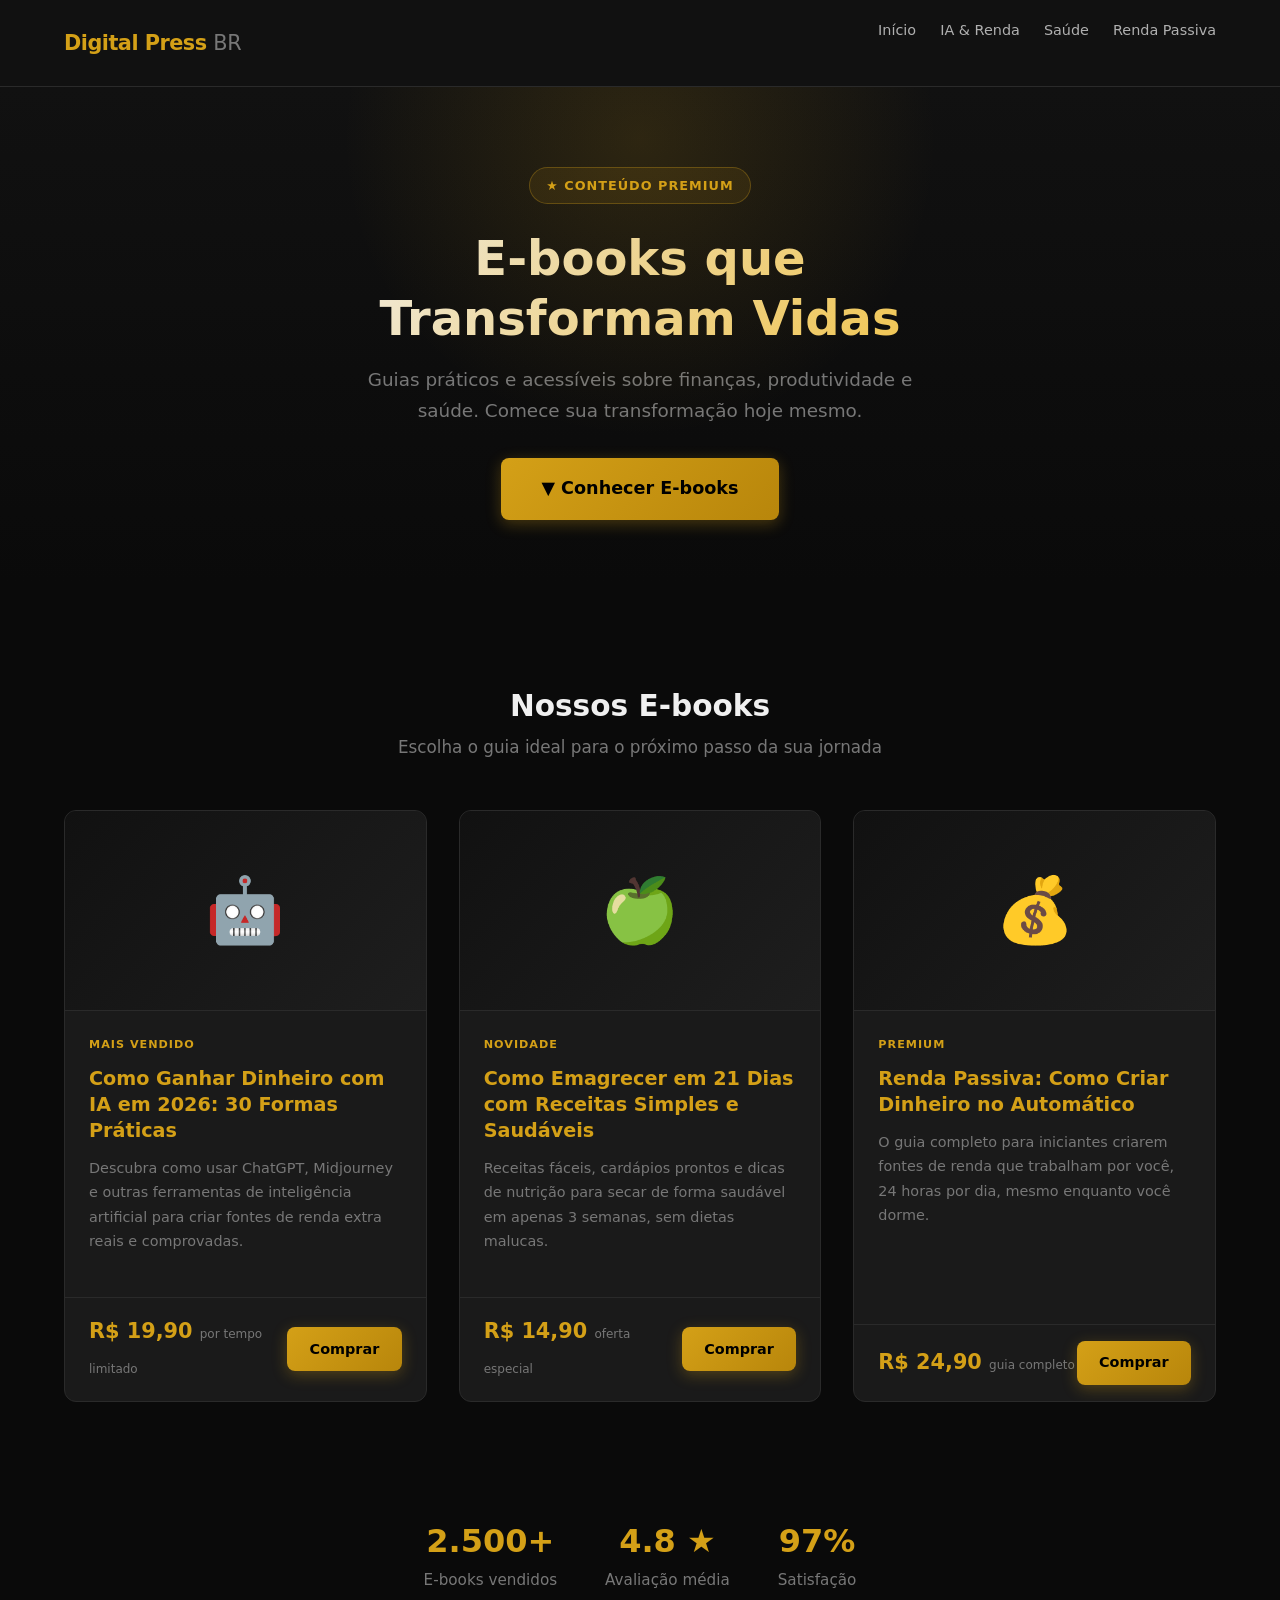
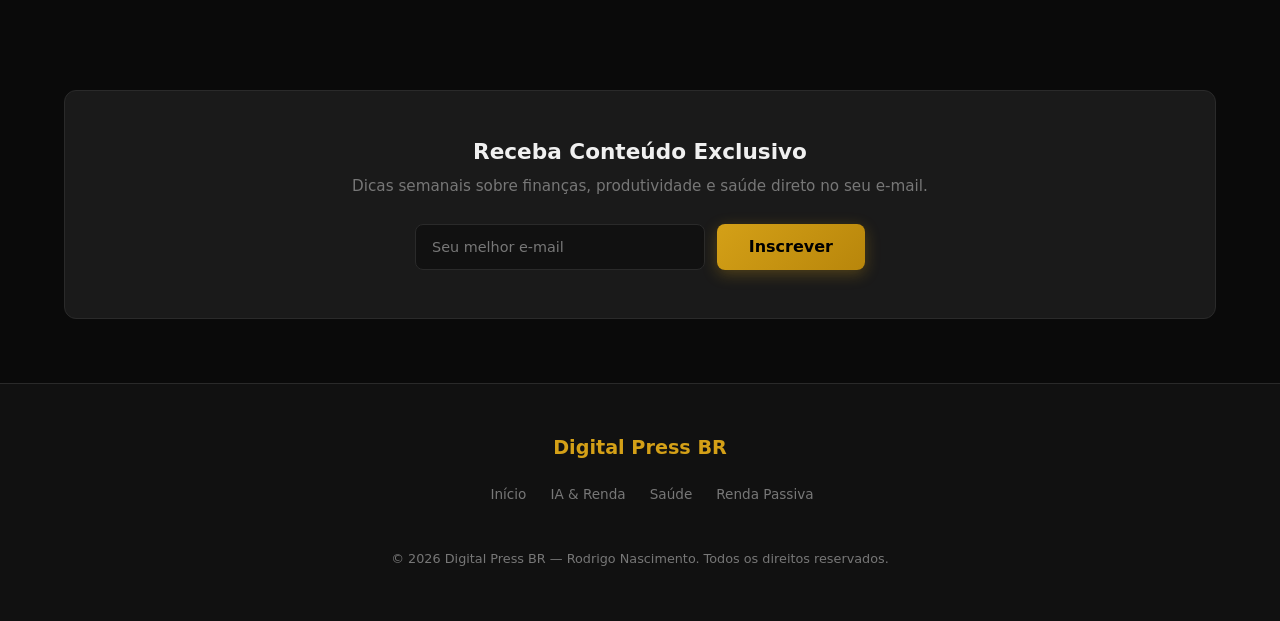
<file: index.html>
<!DOCTYPE html>
<html lang="pt-BR">
<head>
  <meta charset="UTF-8">
  <meta name="viewport" content="width=device-width, initial-scale=1.0">
  <title>Digital Press BR — E-books que Transformam Vidas</title>
  <meta name="description" content="E-books digitais sobre renda extra com IA, emagrecimento saudável e renda passiva. Conteúdo prático e acessível para transformar sua vida financeira e pessoal.">
  <meta name="keywords" content="ebooks digitais, renda extra, inteligência artificial, emagrecer, renda passiva, finanças pessoais">
  <meta name="author" content="Rodrigo Nascimento">
  <meta name="robots" content="index, follow">
  <link rel="canonical" href="https://digitalpressbr.com/">

  <!-- Open Graph -->
  <meta property="og:type" content="website">
  <meta property="og:title" content="Digital Press BR — E-books que Transformam Vidas">
  <meta property="og:description" content="E-books digitais sobre renda extra com IA, emagrecimento saudável e renda passiva. Conteúdo prático para transformar sua vida.">
  <meta property="og:url" content="https://digitalpressbr.com/">
  <meta property="og:site_name" content="Digital Press BR">
  <meta property="og:locale" content="pt_BR">

  <!-- Twitter -->
  <meta name="twitter:card" content="summary_large_image">
  <meta name="twitter:title" content="Digital Press BR — E-books que Transformam Vidas">
  <meta name="twitter:description" content="E-books digitais sobre renda extra com IA, emagrecimento saudável e renda passiva.">

  <link rel="stylesheet" href="style.css">

  <!-- Schema.org -->
  <script type="application/ld+json">
  {
    "@context": "https://schema.org",
    "@type": "WebSite",
    "name": "Digital Press BR",
    "url": "https://digitalpressbr.com/",
    "description": "E-books digitais sobre renda extra com IA, emagrecimento saudável e renda passiva.",
    "publisher": {
      "@type": "Person",
      "name": "Rodrigo Nascimento"
    }
  }
  </script>
</head>
<body>

  <!-- Header -->
  <header class="site-header">
    <nav class="nav-inner">
      <a href="index.html" class="nav-logo">Digital Press <span>BR</span></a>
      <button class="nav-toggle" onclick="document.querySelector('.nav-links').classList.toggle('active')" aria-label="Abrir menu">&#9776;</button>
      <ul class="nav-links">
        <li><a href="index.html">Início</a></li>
        <li><a href="artigo-renda-extra-ia.html">IA &amp; Renda</a></li>
        <li><a href="artigo-secar-21-dias.html">Saúde</a></li>
        <li><a href="artigo-renda-passiva.html">Renda Passiva</a></li>
      </ul>
    </nav>
  </header>

  <!-- Hero -->
  <section class="hero">
    <div class="container">
      <div class="hero-badge">&#9733; Conteúdo Premium</div>
      <h1>E-books que Transformam Vidas</h1>
      <p>Guias práticos e acessíveis sobre finanças, produtividade e saúde. Comece sua transformação hoje mesmo.</p>
      <a href="#ebooks" class="btn btn-gold btn-lg">&#9660; Conhecer E-books</a>
    </div>
  </section>

  <!-- Cards Section -->
  <section id="ebooks" class="cards-section">
    <div class="container">
      <h2 class="section-title">Nossos E-books</h2>
      <p class="section-subtitle">Escolha o guia ideal para o próximo passo da sua jornada</p>

      <div class="cards-grid">

        <!-- Card 1: IA -->
        <article class="card fade-in">
          <div class="card-icon" aria-hidden="true">&#129302;</div>
          <div class="card-body">
            <span class="card-tag">Mais Vendido</span>
            <h3><a href="artigo-renda-extra-ia.html">Como Ganhar Dinheiro com IA em 2026: 30 Formas Práticas</a></h3>
            <p>Descubra como usar ChatGPT, Midjourney e outras ferramentas de inteligência artificial para criar fontes de renda extra reais e comprovadas.</p>
          </div>
          <div class="card-footer">
            <span class="card-price">R$ 19,90 <small>por tempo limitado</small></span>
            <a href="https://pay.kiwify.com.br/0fVNIzo" class="btn btn-gold btn-sm" target="_blank" rel="noopener">Comprar</a>
          </div>
        </article>

        <!-- Card 2: Emagrecimento -->
        <article class="card fade-in">
          <div class="card-icon" aria-hidden="true">&#127823;</div>
          <div class="card-body">
            <span class="card-tag">Novidade</span>
            <h3><a href="artigo-secar-21-dias.html">Como Emagrecer em 21 Dias com Receitas Simples e Saudáveis</a></h3>
            <p>Receitas fáceis, cardápios prontos e dicas de nutrição para secar de forma saudável em apenas 3 semanas, sem dietas malucas.</p>
          </div>
          <div class="card-footer">
            <span class="card-price">R$ 14,90 <small>oferta especial</small></span>
            <a href="https://pay.kiwify.com.br/RzS8HNU" class="btn btn-gold btn-sm" target="_blank" rel="noopener">Comprar</a>
          </div>
        </article>

        <!-- Card 3: Renda Passiva -->
        <article class="card fade-in">
          <div class="card-icon" aria-hidden="true">&#128176;</div>
          <div class="card-body">
            <span class="card-tag">Premium</span>
            <h3><a href="artigo-renda-passiva.html">Renda Passiva: Como Criar Dinheiro no Automático</a></h3>
            <p>O guia completo para iniciantes criarem fontes de renda que trabalham por você, 24 horas por dia, mesmo enquanto você dorme.</p>
          </div>
          <div class="card-footer">
            <span class="card-price">R$ 24,90 <small>guia completo</small></span>
            <a href="https://pay.kiwify.com.br/fjix7TF" class="btn btn-gold btn-sm" target="_blank" rel="noopener">Comprar</a>
          </div>
        </article>

      </div>
    </div>
  </section>

  <!-- Social Proof -->
  <section style="padding: 3rem 0; text-align: center;">
    <div class="container">
      <div style="display: flex; justify-content: center; gap: 3rem; flex-wrap: wrap; color: var(--text-muted); font-size: 0.95rem;">
        <div>
          <div style="font-size: 2rem; font-weight: 700; color: var(--gold);">2.500+</div>
          E-books vendidos
        </div>
        <div>
          <div style="font-size: 2rem; font-weight: 700; color: var(--gold);">4.8 &#9733;</div>
          Avaliação média
        </div>
        <div>
          <div style="font-size: 2rem; font-weight: 700; color: var(--gold);">97%</div>
          Satisfação
        </div>
      </div>
    </div>
  </section>

  <!-- Newsletter -->
  <section class="container">
    <div class="newsletter">
      <h3>Receba Conteúdo Exclusivo</h3>
      <p>Dicas semanais sobre finanças, produtividade e saúde direto no seu e-mail.</p>
      <form class="newsletter-form" onsubmit="event.preventDefault(); this.querySelector('input').value='Inscrito com sucesso!'; this.querySelector('input').disabled=true;">
        <input type="email" placeholder="Seu melhor e-mail" required aria-label="Endereço de e-mail">
        <button type="submit" class="btn btn-gold">Inscrever</button>
      </form>
    </div>
  </section>

  <!-- Footer -->
  <footer class="site-footer">
    <div class="footer-inner">
      <div class="footer-logo">Digital Press BR</div>
      <ul class="footer-links">
        <li><a href="index.html">Início</a></li>
        <li><a href="artigo-renda-extra-ia.html">IA &amp; Renda</a></li>
        <li><a href="artigo-secar-21-dias.html">Saúde</a></li>
        <li><a href="artigo-renda-passiva.html">Renda Passiva</a></li>
      </ul>
      <p class="footer-copy">&copy; 2026 Digital Press BR &mdash; Rodrigo Nascimento. Todos os direitos reservados.</p>
    </div>
  </footer>

</body>
</html>
</file>
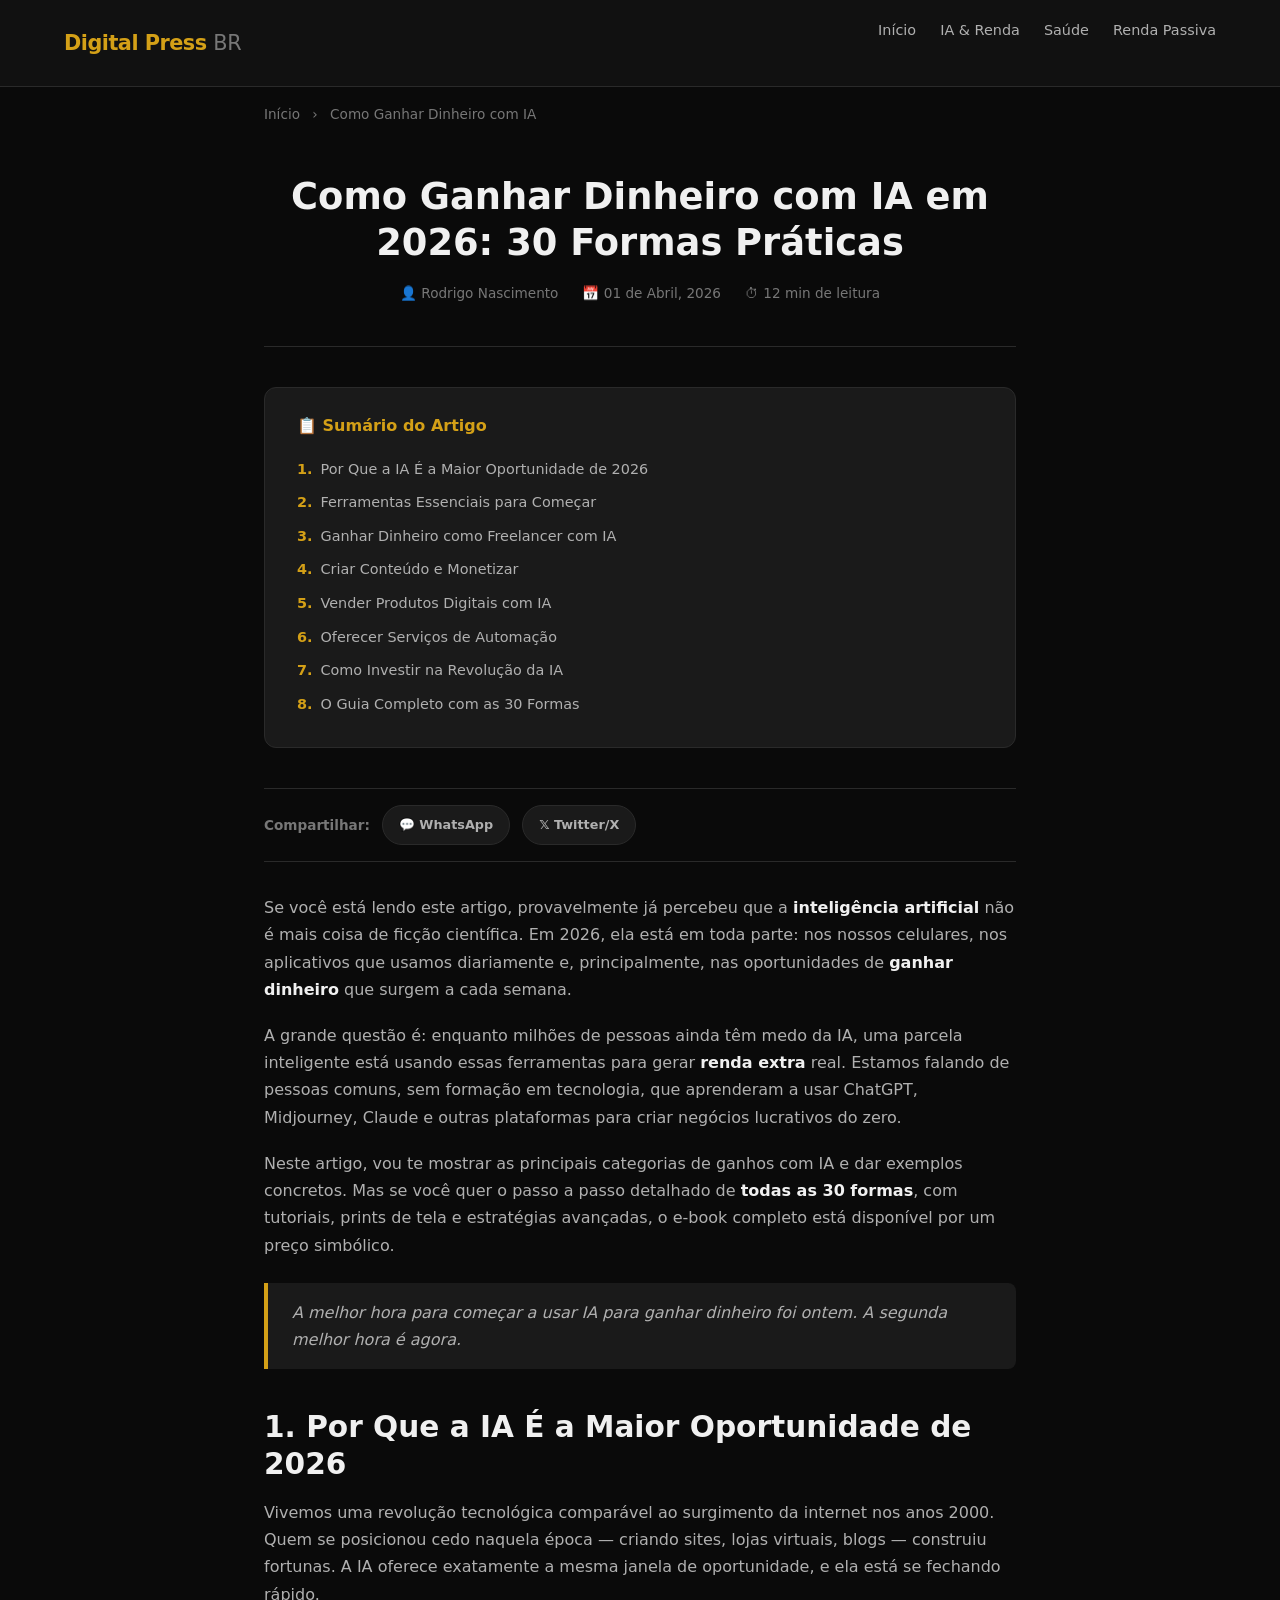
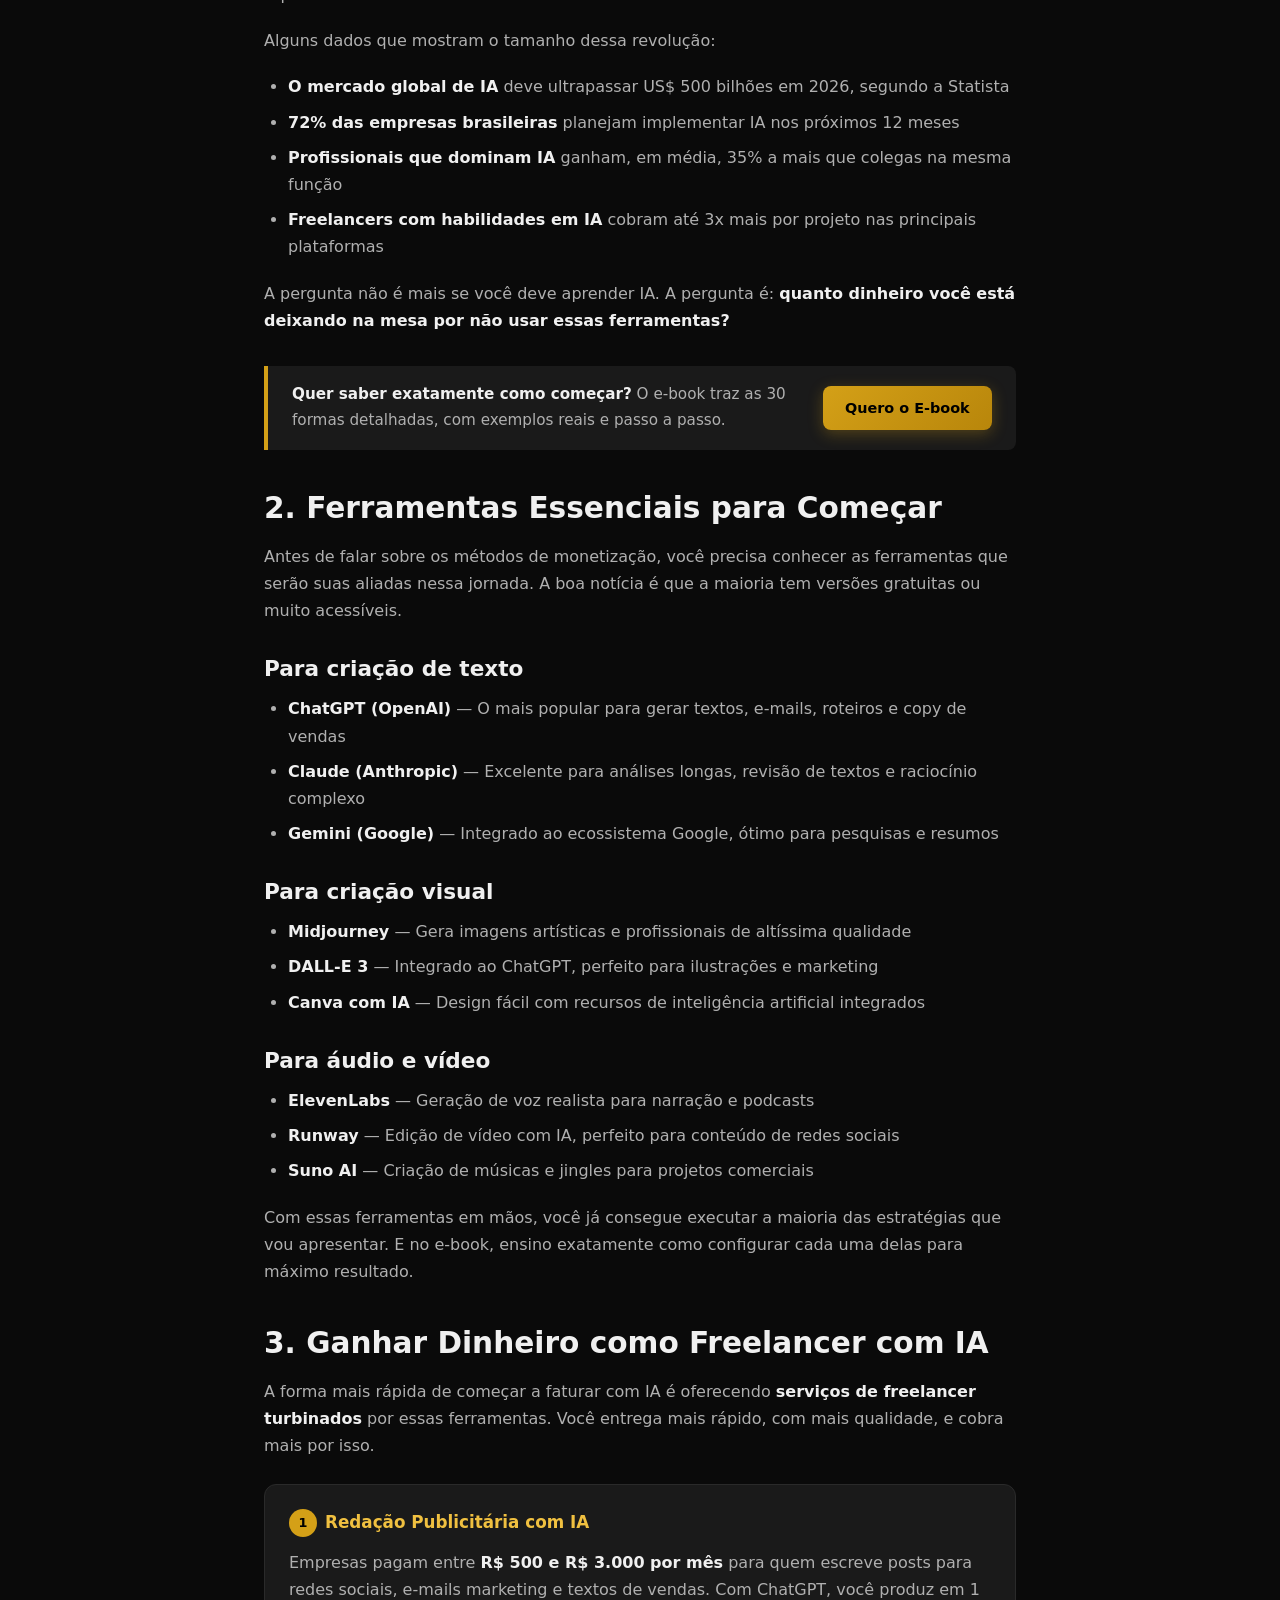
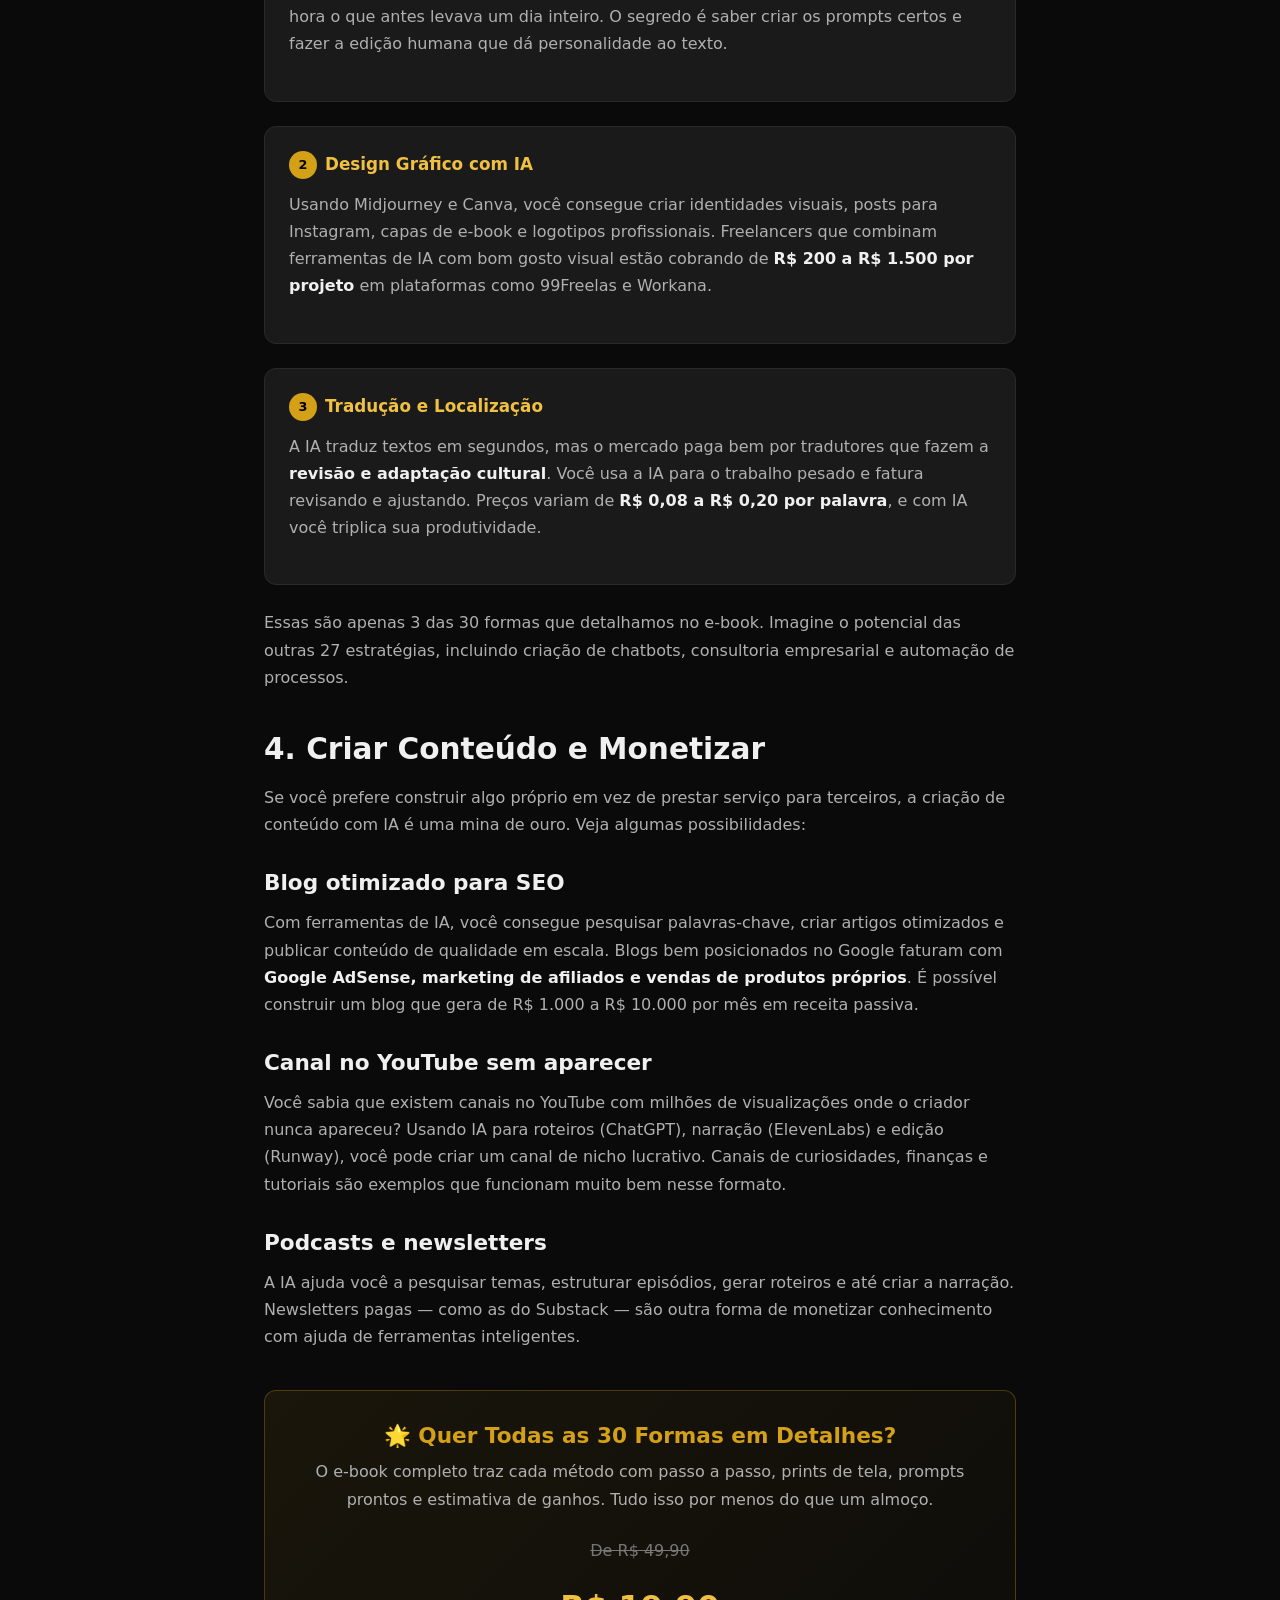
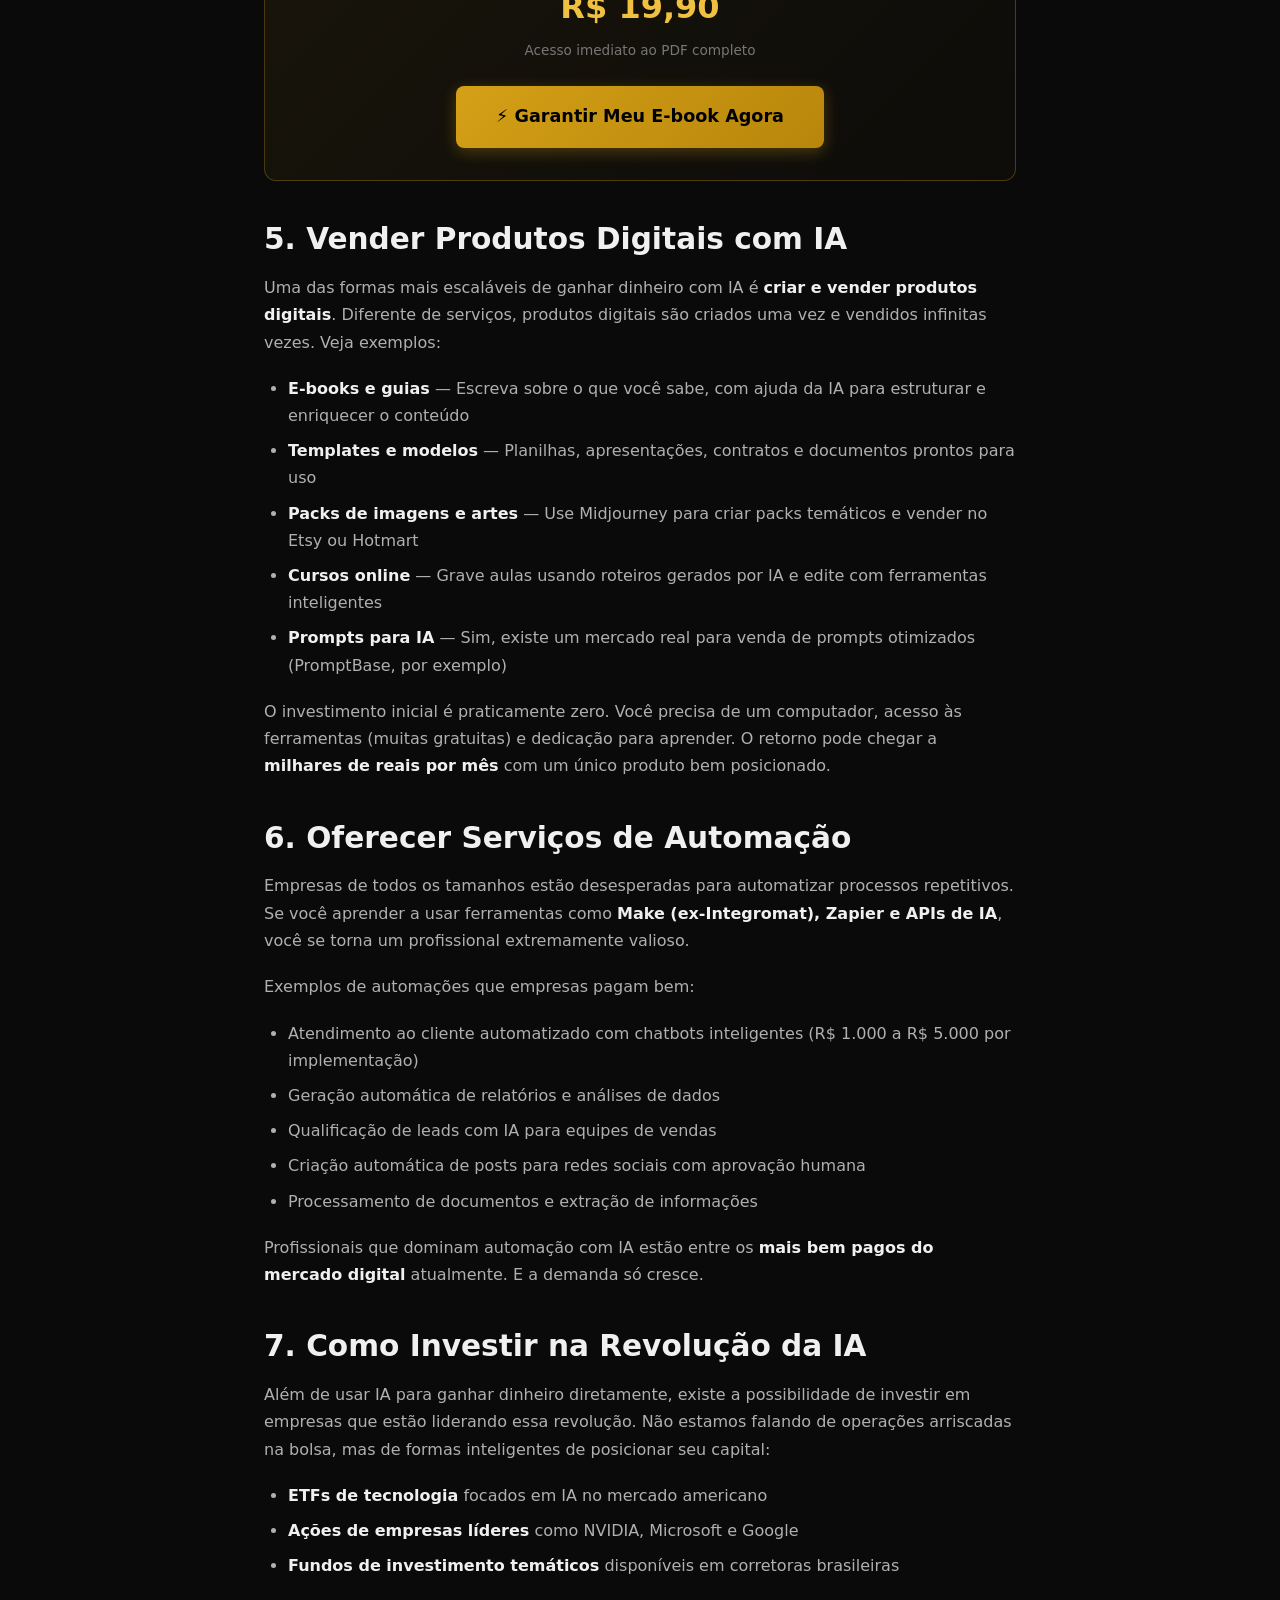
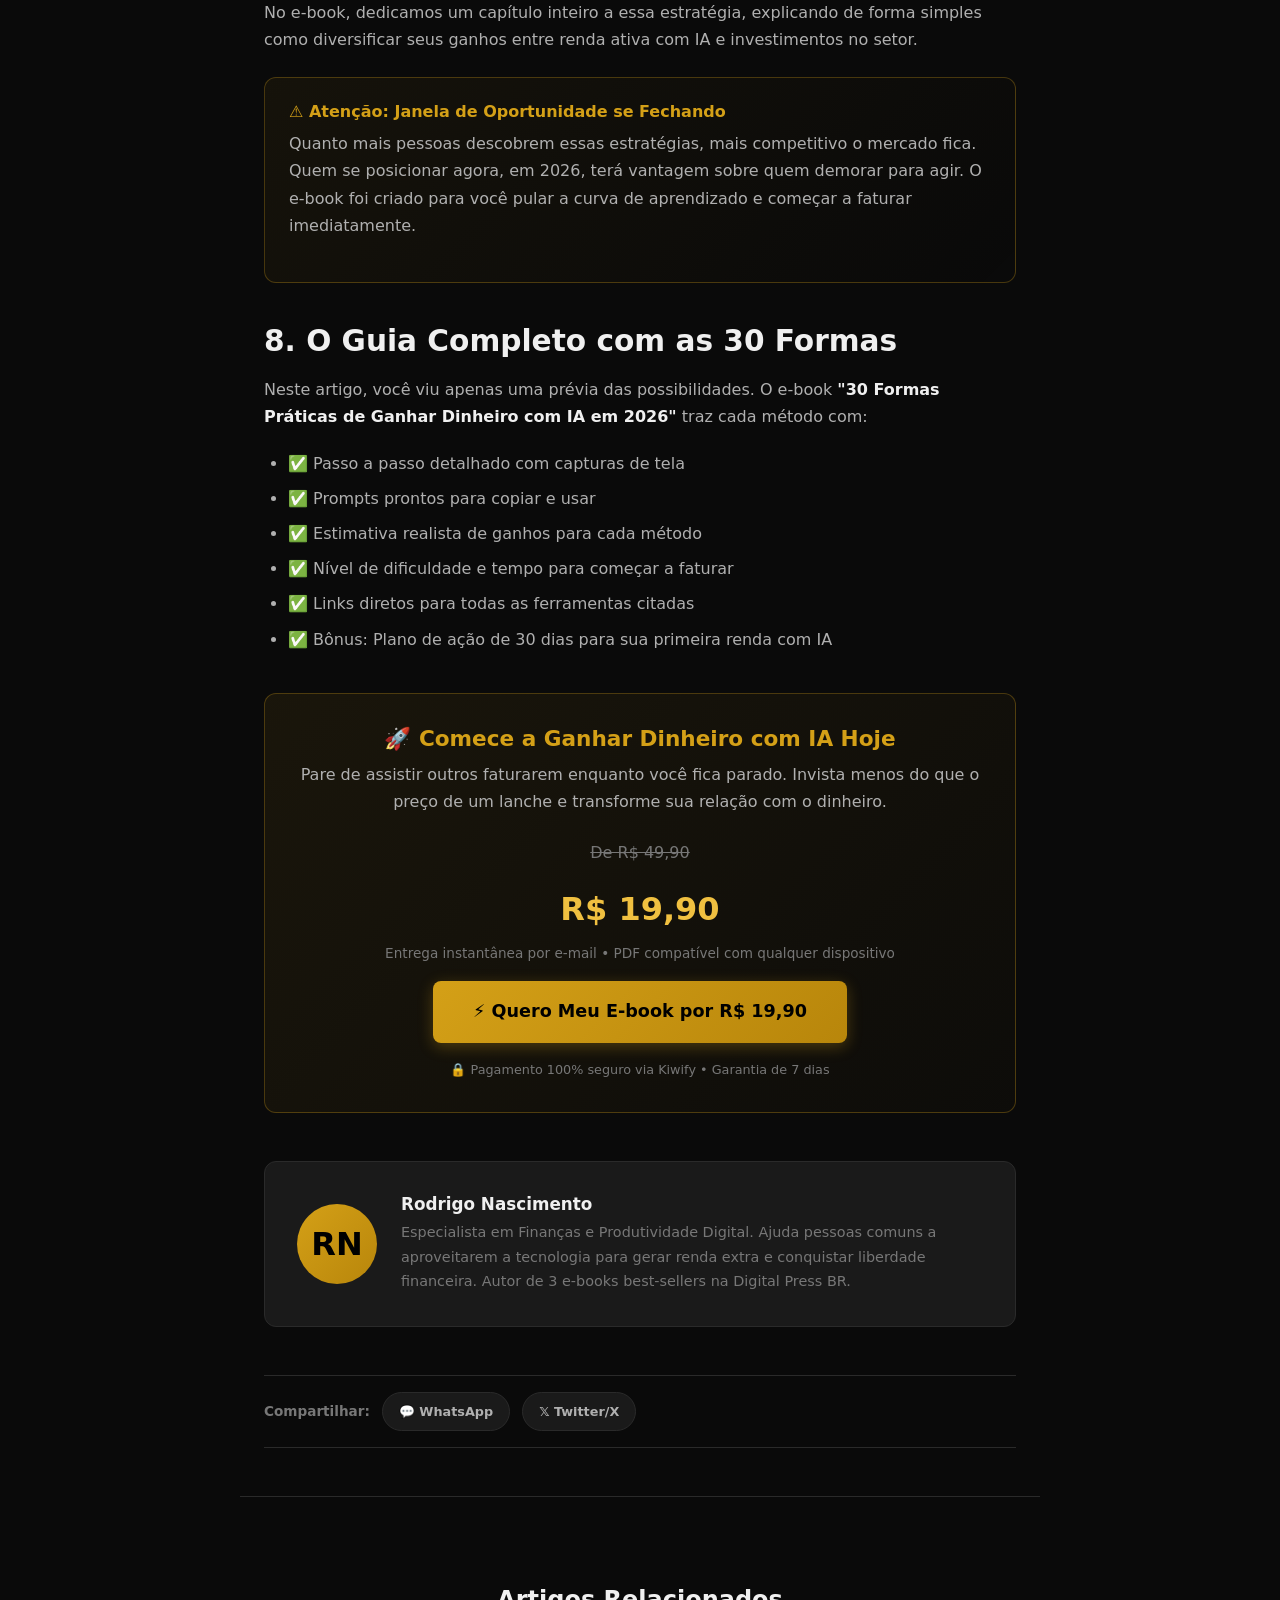
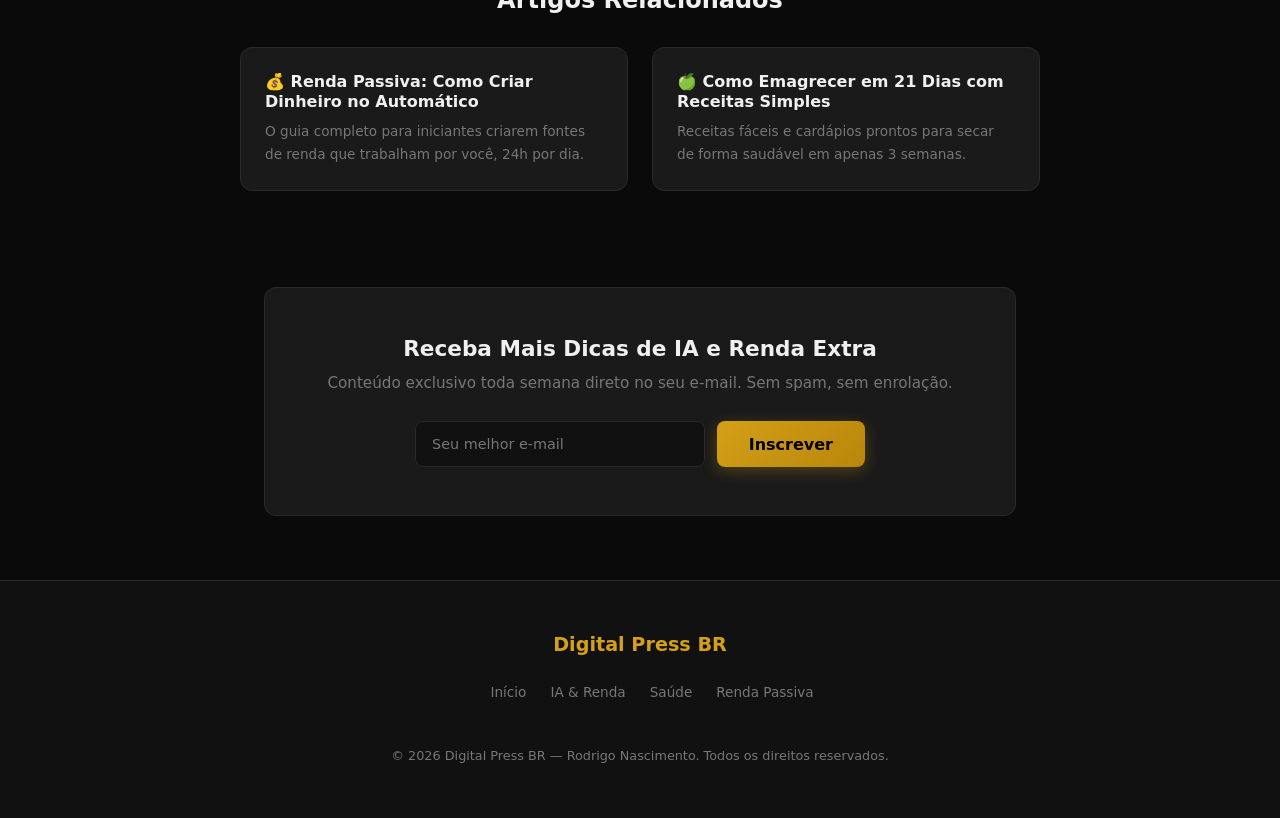
<file: artigo-renda-extra-ia.html>
<!DOCTYPE html>
<html lang="pt-BR">
<head>
  <meta charset="UTF-8">
  <meta name="viewport" content="width=device-width, initial-scale=1.0">
  <title>Como Ganhar Dinheiro com IA em 2026: 30 Formas Práticas | Digital Press BR</title>
  <meta name="description" content="Descubra 30 formas práticas de ganhar dinheiro com inteligência artificial em 2026. Renda extra com IA usando ChatGPT, Midjourney e outras ferramentas.">
  <meta name="keywords" content="ganhar dinheiro com IA, renda extra com inteligência artificial, como usar IA para ganhar dinheiro, ChatGPT renda extra, trabalhar com IA">
  <meta name="author" content="Rodrigo Nascimento">
  <meta name="robots" content="index, follow">
  <link rel="canonical" href="https://digitalpressbr.com/artigo-renda-extra-ia.html">

  <!-- Open Graph -->
  <meta property="og:type" content="article">
  <meta property="og:title" content="Como Ganhar Dinheiro com IA em 2026: 30 Formas Práticas">
  <meta property="og:description" content="Descubra 30 formas práticas de ganhar dinheiro com inteligência artificial em 2026. Guia completo com métodos testados.">
  <meta property="og:url" content="https://digitalpressbr.com/artigo-renda-extra-ia.html">
  <meta property="og:site_name" content="Digital Press BR">
  <meta property="og:locale" content="pt_BR">

  <meta name="twitter:card" content="summary_large_image">
  <meta name="twitter:title" content="Como Ganhar Dinheiro com IA em 2026: 30 Formas Práticas">
  <meta name="twitter:description" content="30 formas reais de usar inteligência artificial para gerar renda extra. Guia prático e atualizado.">

  <link rel="stylesheet" href="style.css">

  <!-- Schema.org Article -->
  <script type="application/ld+json">
  {
    "@context": "https://schema.org",
    "@type": "Article",
    "headline": "Como Ganhar Dinheiro com IA em 2026: 30 Formas Práticas",
    "description": "Descubra 30 formas práticas de ganhar dinheiro com inteligência artificial em 2026.",
    "author": {
      "@type": "Person",
      "name": "Rodrigo Nascimento"
    },
    "publisher": {
      "@type": "Organization",
      "name": "Digital Press BR"
    },
    "datePublished": "2026-04-01",
    "dateModified": "2026-04-06",
    "mainEntityOfPage": "https://digitalpressbr.com/artigo-renda-extra-ia.html"
  }
  </script>
</head>
<body>

  <!-- Header -->
  <header class="site-header">
    <nav class="nav-inner">
      <a href="index.html" class="nav-logo">Digital Press <span>BR</span></a>
      <button class="nav-toggle" onclick="document.querySelector('.nav-links').classList.toggle('active')" aria-label="Abrir menu">&#9776;</button>
      <ul class="nav-links">
        <li><a href="index.html">Início</a></li>
        <li><a href="artigo-renda-extra-ia.html">IA &amp; Renda</a></li>
        <li><a href="artigo-secar-21-dias.html">Saúde</a></li>
        <li><a href="artigo-renda-passiva.html">Renda Passiva</a></li>
      </ul>
    </nav>
  </header>

  <!-- Breadcrumbs -->
  <div class="article-container">
    <nav class="breadcrumbs" aria-label="Breadcrumb">
      <a href="index.html">Início</a> <span>&#8250;</span> Como Ganhar Dinheiro com IA
    </nav>
  </div>

  <!-- Article Header -->
  <div class="article-container">
    <header class="article-header">
      <h1>Como Ganhar Dinheiro com IA em 2026: 30 Formas Práticas</h1>
      <div class="article-meta">
        <span class="article-meta-item">&#128100; Rodrigo Nascimento</span>
        <span class="article-meta-item">&#128197; 01 de Abril, 2026</span>
        <span class="article-meta-item">&#9201; 12 min de leitura</span>
      </div>
    </header>
  </div>

  <!-- Article Content -->
  <article class="article-container">

    <!-- TOC -->
    <div class="toc">
      <div class="toc-title">&#128203; Sumário do Artigo</div>
      <ol>
        <li><a href="#por-que-ia">Por Que a IA É a Maior Oportunidade de 2026</a></li>
        <li><a href="#ferramentas">Ferramentas Essenciais para Começar</a></li>
        <li><a href="#freelancer">Ganhar Dinheiro como Freelancer com IA</a></li>
        <li><a href="#conteudo">Criar Conteúdo e Monetizar</a></li>
        <li><a href="#produtos">Vender Produtos Digitais com IA</a></li>
        <li><a href="#servicos">Oferecer Serviços de Automação</a></li>
        <li><a href="#investir">Como Investir na Revolução da IA</a></li>
        <li><a href="#ebook">O Guia Completo com as 30 Formas</a></li>
      </ol>
    </div>

    <!-- Share -->
    <div class="share-bar">
      <span>Compartilhar:</span>
      <a href="https://api.whatsapp.com/send?text=Como%20Ganhar%20Dinheiro%20com%20IA%20em%202026%20https://digitalpressbr.com/artigo-renda-extra-ia.html" class="share-btn share-btn-whatsapp" target="_blank" rel="noopener" aria-label="Compartilhar no WhatsApp">&#128172; WhatsApp</a>
      <a href="https://twitter.com/intent/tweet?text=Como%20Ganhar%20Dinheiro%20com%20IA%20em%202026&url=https://digitalpressbr.com/artigo-renda-extra-ia.html" class="share-btn" target="_blank" rel="noopener" aria-label="Compartilhar no X">&#120143; Twitter/X</a>
    </div>

    <!-- Intro -->
    <p>Se você está lendo este artigo, provavelmente já percebeu que a <strong>inteligência artificial</strong> não é mais coisa de ficção científica. Em 2026, ela está em toda parte: nos nossos celulares, nos aplicativos que usamos diariamente e, principalmente, nas oportunidades de <strong>ganhar dinheiro</strong> que surgem a cada semana.</p>

    <p>A grande questão é: enquanto milhões de pessoas ainda têm medo da IA, uma parcela inteligente está usando essas ferramentas para gerar <strong>renda extra</strong> real. Estamos falando de pessoas comuns, sem formação em tecnologia, que aprenderam a usar ChatGPT, Midjourney, Claude e outras plataformas para criar negócios lucrativos do zero.</p>

    <p>Neste artigo, vou te mostrar as principais categorias de ganhos com IA e dar exemplos concretos. Mas se você quer o passo a passo detalhado de <strong>todas as 30 formas</strong>, com tutoriais, prints de tela e estratégias avançadas, o e-book completo está disponível por um preço simbólico.</p>

    <blockquote>A melhor hora para começar a usar IA para ganhar dinheiro foi ontem. A segunda melhor hora é agora.</blockquote>

    <!-- Section 1 -->
    <h2 id="por-que-ia">1. Por Que a IA É a Maior Oportunidade de 2026</h2>

    <p>Vivemos uma revolução tecnológica comparável ao surgimento da internet nos anos 2000. Quem se posicionou cedo naquela época — criando sites, lojas virtuais, blogs — construiu fortunas. A IA oferece exatamente a mesma janela de oportunidade, e ela está se fechando rápido.</p>

    <p>Alguns dados que mostram o tamanho dessa revolução:</p>

    <ul>
      <li><strong>O mercado global de IA</strong> deve ultrapassar US$ 500 bilhões em 2026, segundo a Statista</li>
      <li><strong>72% das empresas brasileiras</strong> planejam implementar IA nos próximos 12 meses</li>
      <li><strong>Profissionais que dominam IA</strong> ganham, em média, 35% a mais que colegas na mesma função</li>
      <li><strong>Freelancers com habilidades em IA</strong> cobram até 3x mais por projeto nas principais plataformas</li>
    </ul>

    <p>A pergunta não é mais se você deve aprender IA. A pergunta é: <strong>quanto dinheiro você está deixando na mesa por não usar essas ferramentas?</strong></p>

    <div class="inline-cta">
      <p><strong>Quer saber exatamente como começar?</strong> O e-book traz as 30 formas detalhadas, com exemplos reais e passo a passo.</p>
      <a href="https://pay.kiwify.com.br/0fVNIzo" class="btn btn-gold btn-sm" target="_blank" rel="noopener">Quero o E-book</a>
    </div>

    <!-- Section 2 -->
    <h2 id="ferramentas">2. Ferramentas Essenciais para Começar</h2>

    <p>Antes de falar sobre os métodos de monetização, você precisa conhecer as ferramentas que serão suas aliadas nessa jornada. A boa notícia é que a maioria tem versões gratuitas ou muito acessíveis.</p>

    <h3>Para criação de texto</h3>
    <ul>
      <li><strong>ChatGPT (OpenAI)</strong> — O mais popular para gerar textos, e-mails, roteiros e copy de vendas</li>
      <li><strong>Claude (Anthropic)</strong> — Excelente para análises longas, revisão de textos e raciocínio complexo</li>
      <li><strong>Gemini (Google)</strong> — Integrado ao ecossistema Google, ótimo para pesquisas e resumos</li>
    </ul>

    <h3>Para criação visual</h3>
    <ul>
      <li><strong>Midjourney</strong> — Gera imagens artísticas e profissionais de altíssima qualidade</li>
      <li><strong>DALL-E 3</strong> — Integrado ao ChatGPT, perfeito para ilustrações e marketing</li>
      <li><strong>Canva com IA</strong> — Design fácil com recursos de inteligência artificial integrados</li>
    </ul>

    <h3>Para áudio e vídeo</h3>
    <ul>
      <li><strong>ElevenLabs</strong> — Geração de voz realista para narração e podcasts</li>
      <li><strong>Runway</strong> — Edição de vídeo com IA, perfeito para conteúdo de redes sociais</li>
      <li><strong>Suno AI</strong> — Criação de músicas e jingles para projetos comerciais</li>
    </ul>

    <p>Com essas ferramentas em mãos, você já consegue executar a maioria das estratégias que vou apresentar. E no e-book, ensino exatamente como configurar cada uma delas para máximo resultado.</p>

    <!-- Section 3 -->
    <h2 id="freelancer">3. Ganhar Dinheiro como Freelancer com IA</h2>

    <p>A forma mais rápida de começar a faturar com IA é oferecendo <strong>serviços de freelancer turbinados</strong> por essas ferramentas. Você entrega mais rápido, com mais qualidade, e cobra mais por isso.</p>

    <div class="tip-card">
      <h4><span class="tip-number">1</span> Redação Publicitária com IA</h4>
      <p>Empresas pagam entre <strong>R$ 500 e R$ 3.000 por mês</strong> para quem escreve posts para redes sociais, e-mails marketing e textos de vendas. Com ChatGPT, você produz em 1 hora o que antes levava um dia inteiro. O segredo é saber criar os prompts certos e fazer a edição humana que dá personalidade ao texto.</p>
    </div>

    <div class="tip-card">
      <h4><span class="tip-number">2</span> Design Gráfico com IA</h4>
      <p>Usando Midjourney e Canva, você consegue criar identidades visuais, posts para Instagram, capas de e-book e logotipos profissionais. Freelancers que combinam ferramentas de IA com bom gosto visual estão cobrando de <strong>R$ 200 a R$ 1.500 por projeto</strong> em plataformas como 99Freelas e Workana.</p>
    </div>

    <div class="tip-card">
      <h4><span class="tip-number">3</span> Tradução e Localização</h4>
      <p>A IA traduz textos em segundos, mas o mercado paga bem por tradutores que fazem a <strong>revisão e adaptação cultural</strong>. Você usa a IA para o trabalho pesado e fatura revisando e ajustando. Preços variam de <strong>R$ 0,08 a R$ 0,20 por palavra</strong>, e com IA você triplica sua produtividade.</p>
    </div>

    <p>Essas são apenas 3 das 30 formas que detalhamos no e-book. Imagine o potencial das outras 27 estratégias, incluindo criação de chatbots, consultoria empresarial e automação de processos.</p>

    <!-- Section 4 -->
    <h2 id="conteudo">4. Criar Conteúdo e Monetizar</h2>

    <p>Se você prefere construir algo próprio em vez de prestar serviço para terceiros, a criação de conteúdo com IA é uma mina de ouro. Veja algumas possibilidades:</p>

    <h3>Blog otimizado para SEO</h3>
    <p>Com ferramentas de IA, você consegue pesquisar palavras-chave, criar artigos otimizados e publicar conteúdo de qualidade em escala. Blogs bem posicionados no Google faturam com <strong>Google AdSense, marketing de afiliados e vendas de produtos próprios</strong>. É possível construir um blog que gera de R$ 1.000 a R$ 10.000 por mês em receita passiva.</p>

    <h3>Canal no YouTube sem aparecer</h3>
    <p>Você sabia que existem canais no YouTube com milhões de visualizações onde o criador nunca apareceu? Usando IA para roteiros (ChatGPT), narração (ElevenLabs) e edição (Runway), você pode criar um canal de nicho lucrativo. Canais de curiosidades, finanças e tutoriais são exemplos que funcionam muito bem nesse formato.</p>

    <h3>Podcasts e newsletters</h3>
    <p>A IA ajuda você a pesquisar temas, estruturar episódios, gerar roteiros e até criar a narração. Newsletters pagas — como as do Substack — são outra forma de monetizar conhecimento com ajuda de ferramentas inteligentes.</p>

    <div class="cta-box">
      <h3>&#127775; Quer Todas as 30 Formas em Detalhes?</h3>
      <p>O e-book completo traz cada método com passo a passo, prints de tela, prompts prontos e estimativa de ganhos. Tudo isso por menos do que um almoço.</p>
      <div class="price-original">De R$ 49,90</div>
      <div class="price-tag">R$ 19,90</div>
      <p style="font-size: 0.85rem; color: var(--text-muted); margin-bottom: 1.5rem;">Acesso imediato ao PDF completo</p>
      <a href="https://pay.kiwify.com.br/0fVNIzo" class="btn btn-gold btn-lg" target="_blank" rel="noopener">&#9889; Garantir Meu E-book Agora</a>
    </div>

    <!-- Section 5 -->
    <h2 id="produtos">5. Vender Produtos Digitais com IA</h2>

    <p>Uma das formas mais escaláveis de ganhar dinheiro com IA é <strong>criar e vender produtos digitais</strong>. Diferente de serviços, produtos digitais são criados uma vez e vendidos infinitas vezes. Veja exemplos:</p>

    <ul>
      <li><strong>E-books e guias</strong> — Escreva sobre o que você sabe, com ajuda da IA para estruturar e enriquecer o conteúdo</li>
      <li><strong>Templates e modelos</strong> — Planilhas, apresentações, contratos e documentos prontos para uso</li>
      <li><strong>Packs de imagens e artes</strong> — Use Midjourney para criar packs temáticos e vender no Etsy ou Hotmart</li>
      <li><strong>Cursos online</strong> — Grave aulas usando roteiros gerados por IA e edite com ferramentas inteligentes</li>
      <li><strong>Prompts para IA</strong> — Sim, existe um mercado real para venda de prompts otimizados (PromptBase, por exemplo)</li>
    </ul>

    <p>O investimento inicial é praticamente zero. Você precisa de um computador, acesso às ferramentas (muitas gratuitas) e dedicação para aprender. O retorno pode chegar a <strong>milhares de reais por mês</strong> com um único produto bem posicionado.</p>

    <!-- Section 6 -->
    <h2 id="servicos">6. Oferecer Serviços de Automação</h2>

    <p>Empresas de todos os tamanhos estão desesperadas para automatizar processos repetitivos. Se você aprender a usar ferramentas como <strong>Make (ex-Integromat), Zapier e APIs de IA</strong>, você se torna um profissional extremamente valioso.</p>

    <p>Exemplos de automações que empresas pagam bem:</p>

    <ul>
      <li>Atendimento ao cliente automatizado com chatbots inteligentes (R$ 1.000 a R$ 5.000 por implementação)</li>
      <li>Geração automática de relatórios e análises de dados</li>
      <li>Qualificação de leads com IA para equipes de vendas</li>
      <li>Criação automática de posts para redes sociais com aprovação humana</li>
      <li>Processamento de documentos e extração de informações</li>
    </ul>

    <p>Profissionais que dominam automação com IA estão entre os <strong>mais bem pagos do mercado digital</strong> atualmente. E a demanda só cresce.</p>

    <!-- Section 7 -->
    <h2 id="investir">7. Como Investir na Revolução da IA</h2>

    <p>Além de usar IA para ganhar dinheiro diretamente, existe a possibilidade de investir em empresas que estão liderando essa revolução. Não estamos falando de operações arriscadas na bolsa, mas de formas inteligentes de posicionar seu capital:</p>

    <ul>
      <li><strong>ETFs de tecnologia</strong> focados em IA no mercado americano</li>
      <li><strong>Ações de empresas líderes</strong> como NVIDIA, Microsoft e Google</li>
      <li><strong>Fundos de investimento temáticos</strong> disponíveis em corretoras brasileiras</li>
    </ul>

    <p>No e-book, dedicamos um capítulo inteiro a essa estratégia, explicando de forma simples como diversificar seus ganhos entre renda ativa com IA e investimentos no setor.</p>

    <div class="highlight-box">
      <h4>&#9888; Atenção: Janela de Oportunidade se Fechando</h4>
      <p>Quanto mais pessoas descobrem essas estratégias, mais competitivo o mercado fica. Quem se posicionar agora, em 2026, terá vantagem sobre quem demorar para agir. O e-book foi criado para você pular a curva de aprendizado e começar a faturar imediatamente.</p>
    </div>

    <!-- Section 8 - Final CTA -->
    <h2 id="ebook">8. O Guia Completo com as 30 Formas</h2>

    <p>Neste artigo, você viu apenas uma prévia das possibilidades. O e-book <strong>"30 Formas Práticas de Ganhar Dinheiro com IA em 2026"</strong> traz cada método com:</p>

    <ul>
      <li>&#9989; Passo a passo detalhado com capturas de tela</li>
      <li>&#9989; Prompts prontos para copiar e usar</li>
      <li>&#9989; Estimativa realista de ganhos para cada método</li>
      <li>&#9989; Nível de dificuldade e tempo para começar a faturar</li>
      <li>&#9989; Links diretos para todas as ferramentas citadas</li>
      <li>&#9989; Bônus: Plano de ação de 30 dias para sua primeira renda com IA</li>
    </ul>

    <div class="cta-box">
      <h3>&#128640; Comece a Ganhar Dinheiro com IA Hoje</h3>
      <p>Pare de assistir outros faturarem enquanto você fica parado. Invista menos do que o preço de um lanche e transforme sua relação com o dinheiro.</p>
      <div class="price-original">De R$ 49,90</div>
      <div class="price-tag">R$ 19,90</div>
      <p style="font-size: 0.85rem; color: var(--text-muted); margin-bottom: 1rem;">Entrega instantânea por e-mail &bull; PDF compatível com qualquer dispositivo</p>
      <a href="https://pay.kiwify.com.br/0fVNIzo" class="btn btn-gold btn-lg" target="_blank" rel="noopener">&#9889; Quero Meu E-book por R$ 19,90</a>
      <p style="font-size: 0.8rem; color: var(--text-muted); margin-top: 1rem; margin-bottom: 0;">&#128274; Pagamento 100% seguro via Kiwify &bull; Garantia de 7 dias</p>
    </div>

    <!-- Author Bio -->
    <div class="author-bio">
      <div class="author-avatar" aria-hidden="true">RN</div>
      <div class="author-info">
        <h4>Rodrigo Nascimento</h4>
        <p>Especialista em Finanças e Produtividade Digital. Ajuda pessoas comuns a aproveitarem a tecnologia para gerar renda extra e conquistar liberdade financeira. Autor de 3 e-books best-sellers na Digital Press BR.</p>
      </div>
    </div>

    <!-- Share -->
    <div class="share-bar">
      <span>Compartilhar:</span>
      <a href="https://api.whatsapp.com/send?text=Como%20Ganhar%20Dinheiro%20com%20IA%20em%202026%20https://digitalpressbr.com/artigo-renda-extra-ia.html" class="share-btn share-btn-whatsapp" target="_blank" rel="noopener" aria-label="Compartilhar no WhatsApp">&#128172; WhatsApp</a>
      <a href="https://twitter.com/intent/tweet?text=Como%20Ganhar%20Dinheiro%20com%20IA%20em%202026&url=https://digitalpressbr.com/artigo-renda-extra-ia.html" class="share-btn" target="_blank" rel="noopener" aria-label="Compartilhar no X">&#120143; Twitter/X</a>
    </div>

  </article>

  <!-- Related Articles -->
  <section class="article-container related-section">
    <h2>Artigos Relacionados</h2>
    <div class="related-grid">
      <a href="artigo-renda-passiva.html" class="related-card">
        <h3>&#128176; Renda Passiva: Como Criar Dinheiro no Automático</h3>
        <p>O guia completo para iniciantes criarem fontes de renda que trabalham por você, 24h por dia.</p>
      </a>
      <a href="artigo-secar-21-dias.html" class="related-card">
        <h3>&#127823; Como Emagrecer em 21 Dias com Receitas Simples</h3>
        <p>Receitas fáceis e cardápios prontos para secar de forma saudável em apenas 3 semanas.</p>
      </a>
    </div>
  </section>

  <!-- Newsletter -->
  <section class="article-container">
    <div class="newsletter">
      <h3>Receba Mais Dicas de IA e Renda Extra</h3>
      <p>Conteúdo exclusivo toda semana direto no seu e-mail. Sem spam, sem enrolação.</p>
      <form class="newsletter-form" onsubmit="event.preventDefault(); this.querySelector('input').value='Inscrito com sucesso!'; this.querySelector('input').disabled=true;">
        <input type="email" placeholder="Seu melhor e-mail" required aria-label="Endereço de e-mail">
        <button type="submit" class="btn btn-gold">Inscrever</button>
      </form>
    </div>
  </section>

  <!-- Footer -->
  <footer class="site-footer">
    <div class="footer-inner">
      <div class="footer-logo">Digital Press BR</div>
      <ul class="footer-links">
        <li><a href="index.html">Início</a></li>
        <li><a href="artigo-renda-extra-ia.html">IA &amp; Renda</a></li>
        <li><a href="artigo-secar-21-dias.html">Saúde</a></li>
        <li><a href="artigo-renda-passiva.html">Renda Passiva</a></li>
      </ul>
      <p class="footer-copy">&copy; 2026 Digital Press BR &mdash; Rodrigo Nascimento. Todos os direitos reservados.</p>
    </div>
  </footer>

  <!-- Sticky Mobile CTA -->
  <div class="sticky-cta">
    <a href="https://pay.kiwify.com.br/0fVNIzo" class="btn btn-gold" target="_blank" rel="noopener">&#9889; E-book IA — R$ 19,90</a>
  </div>

</body>
</html>
</file>
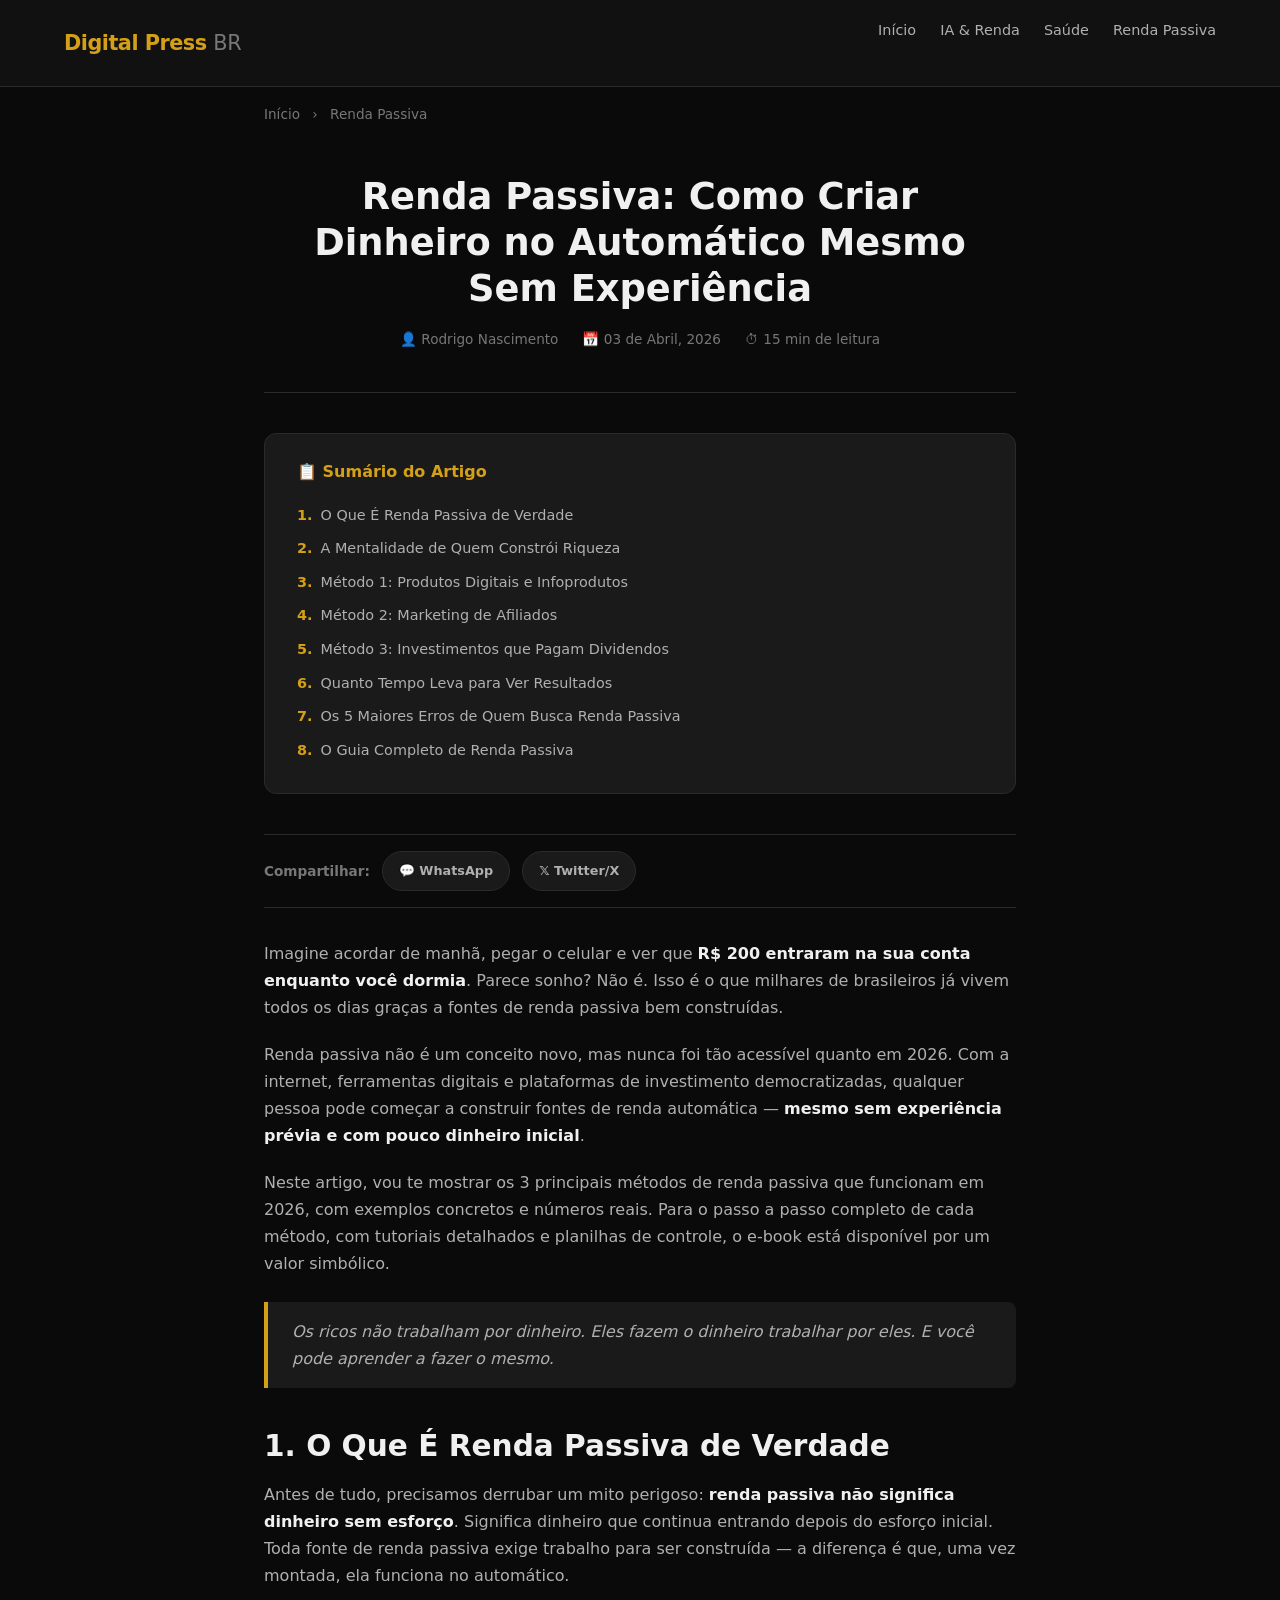
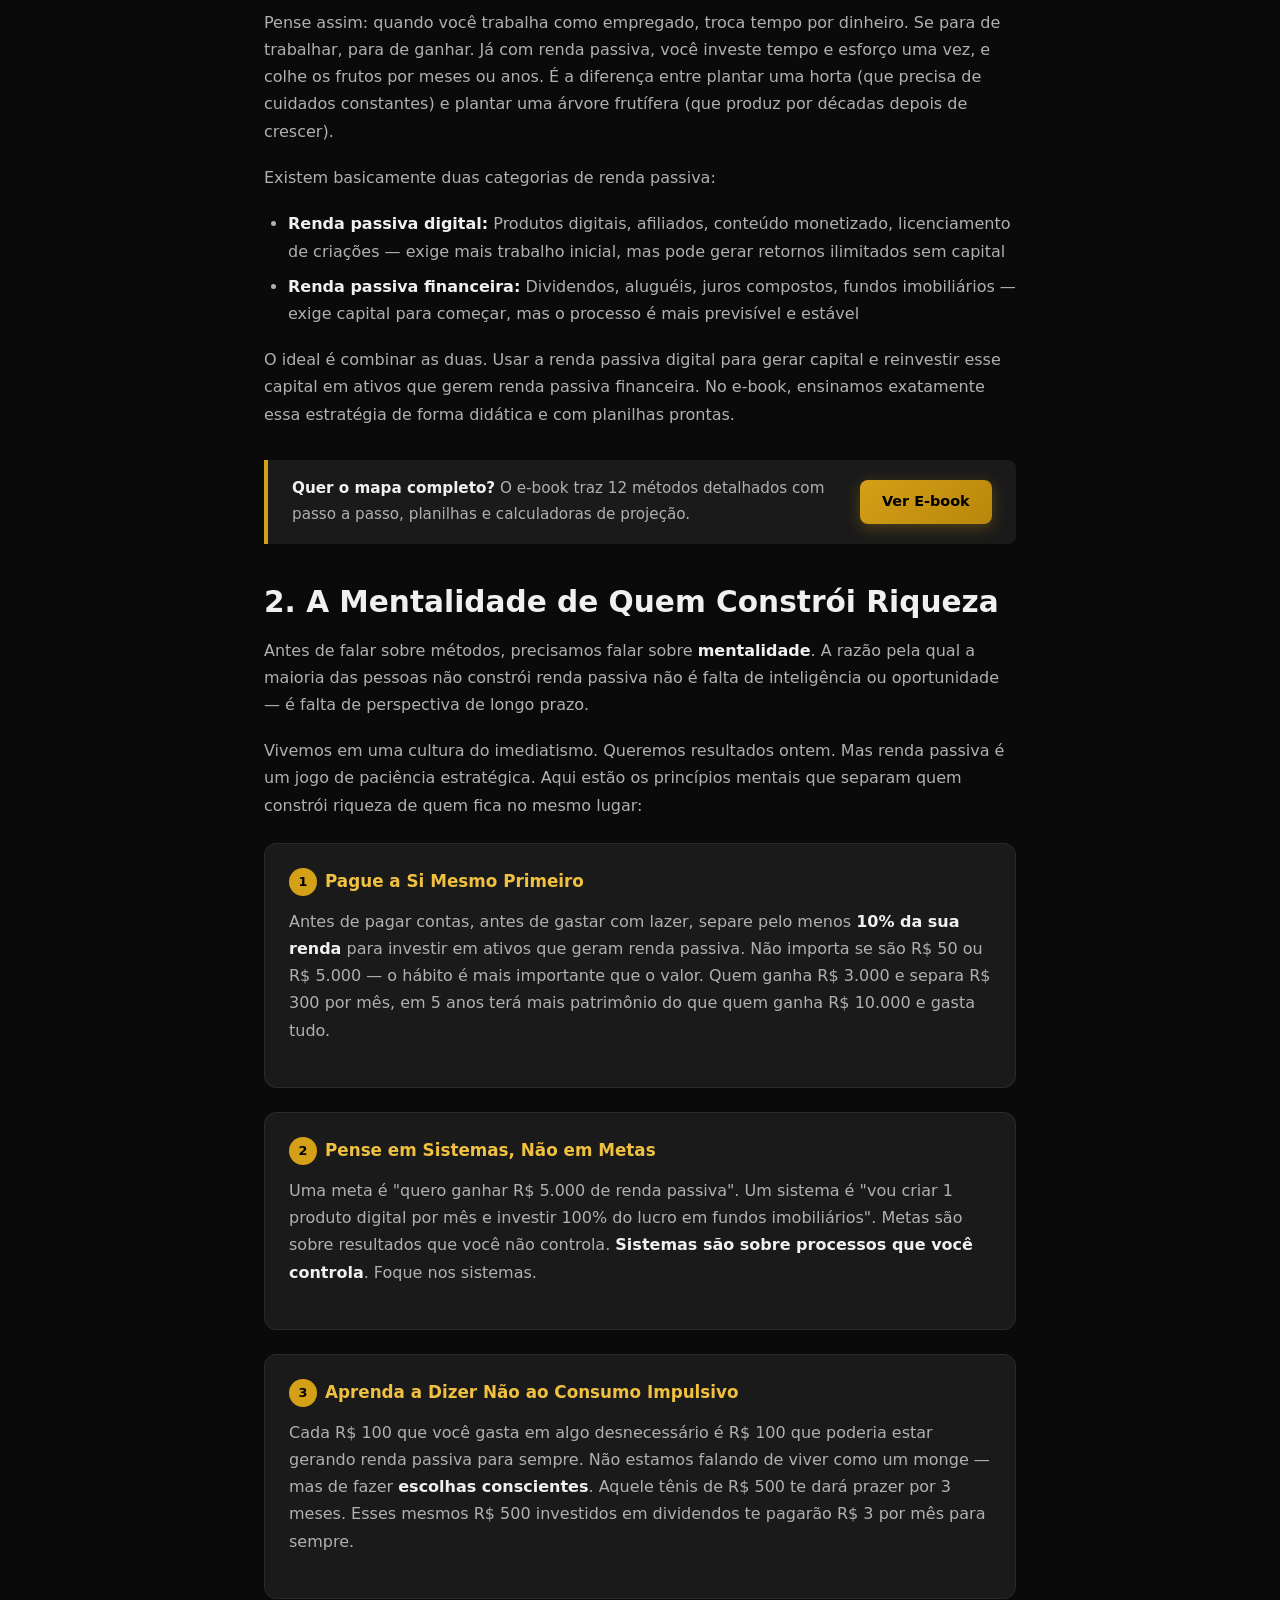
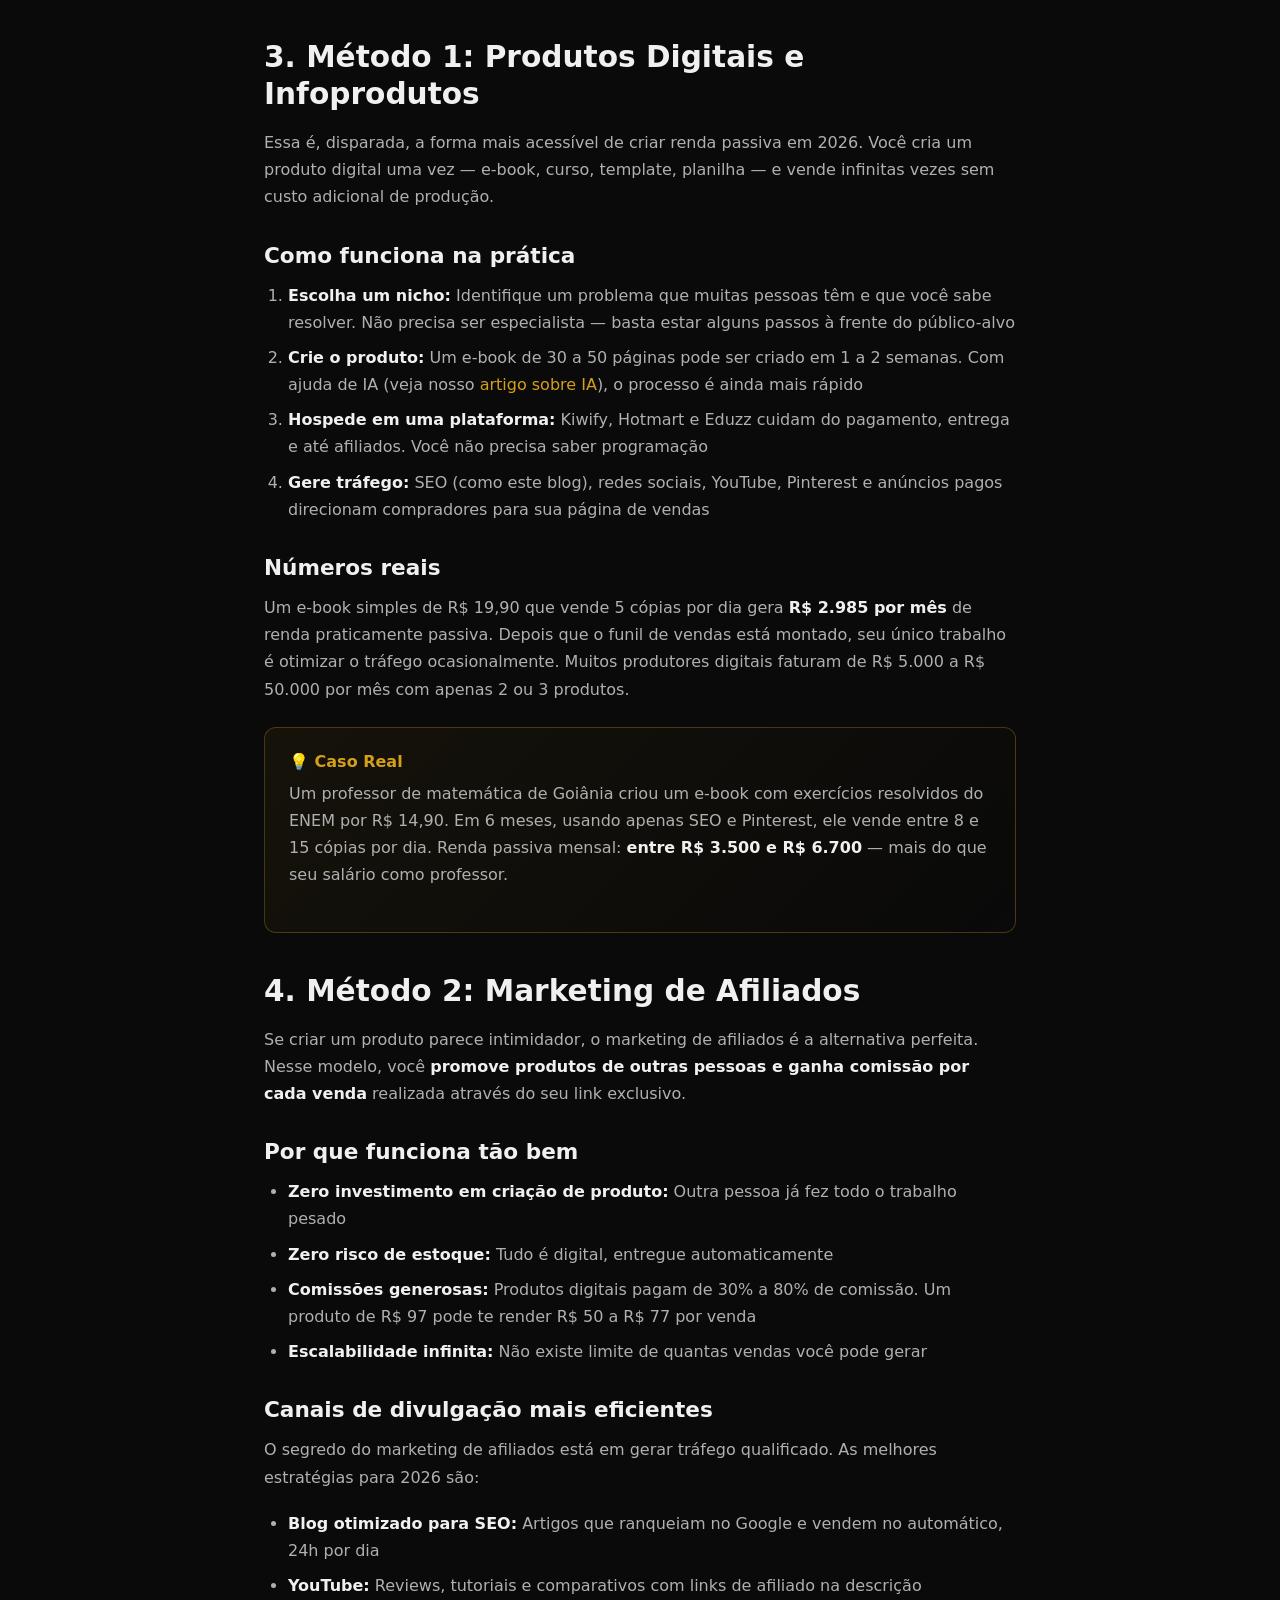
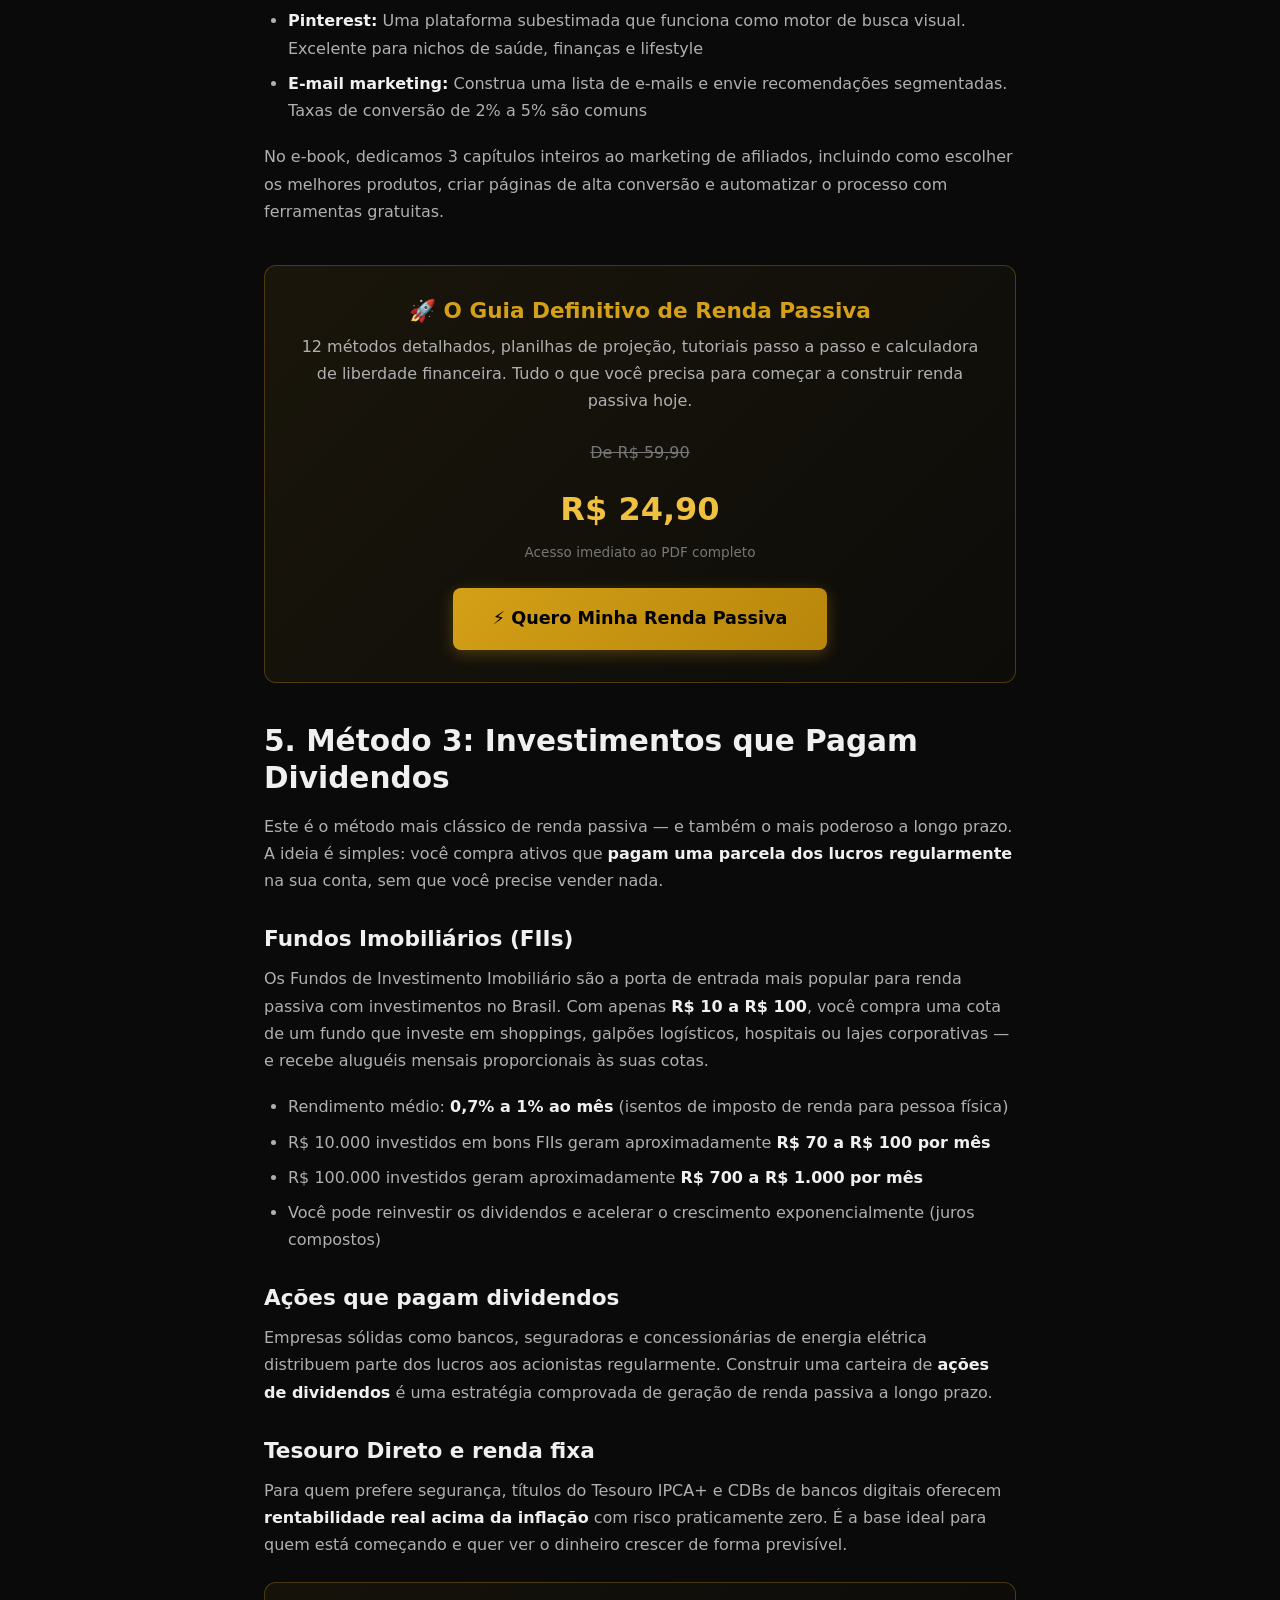
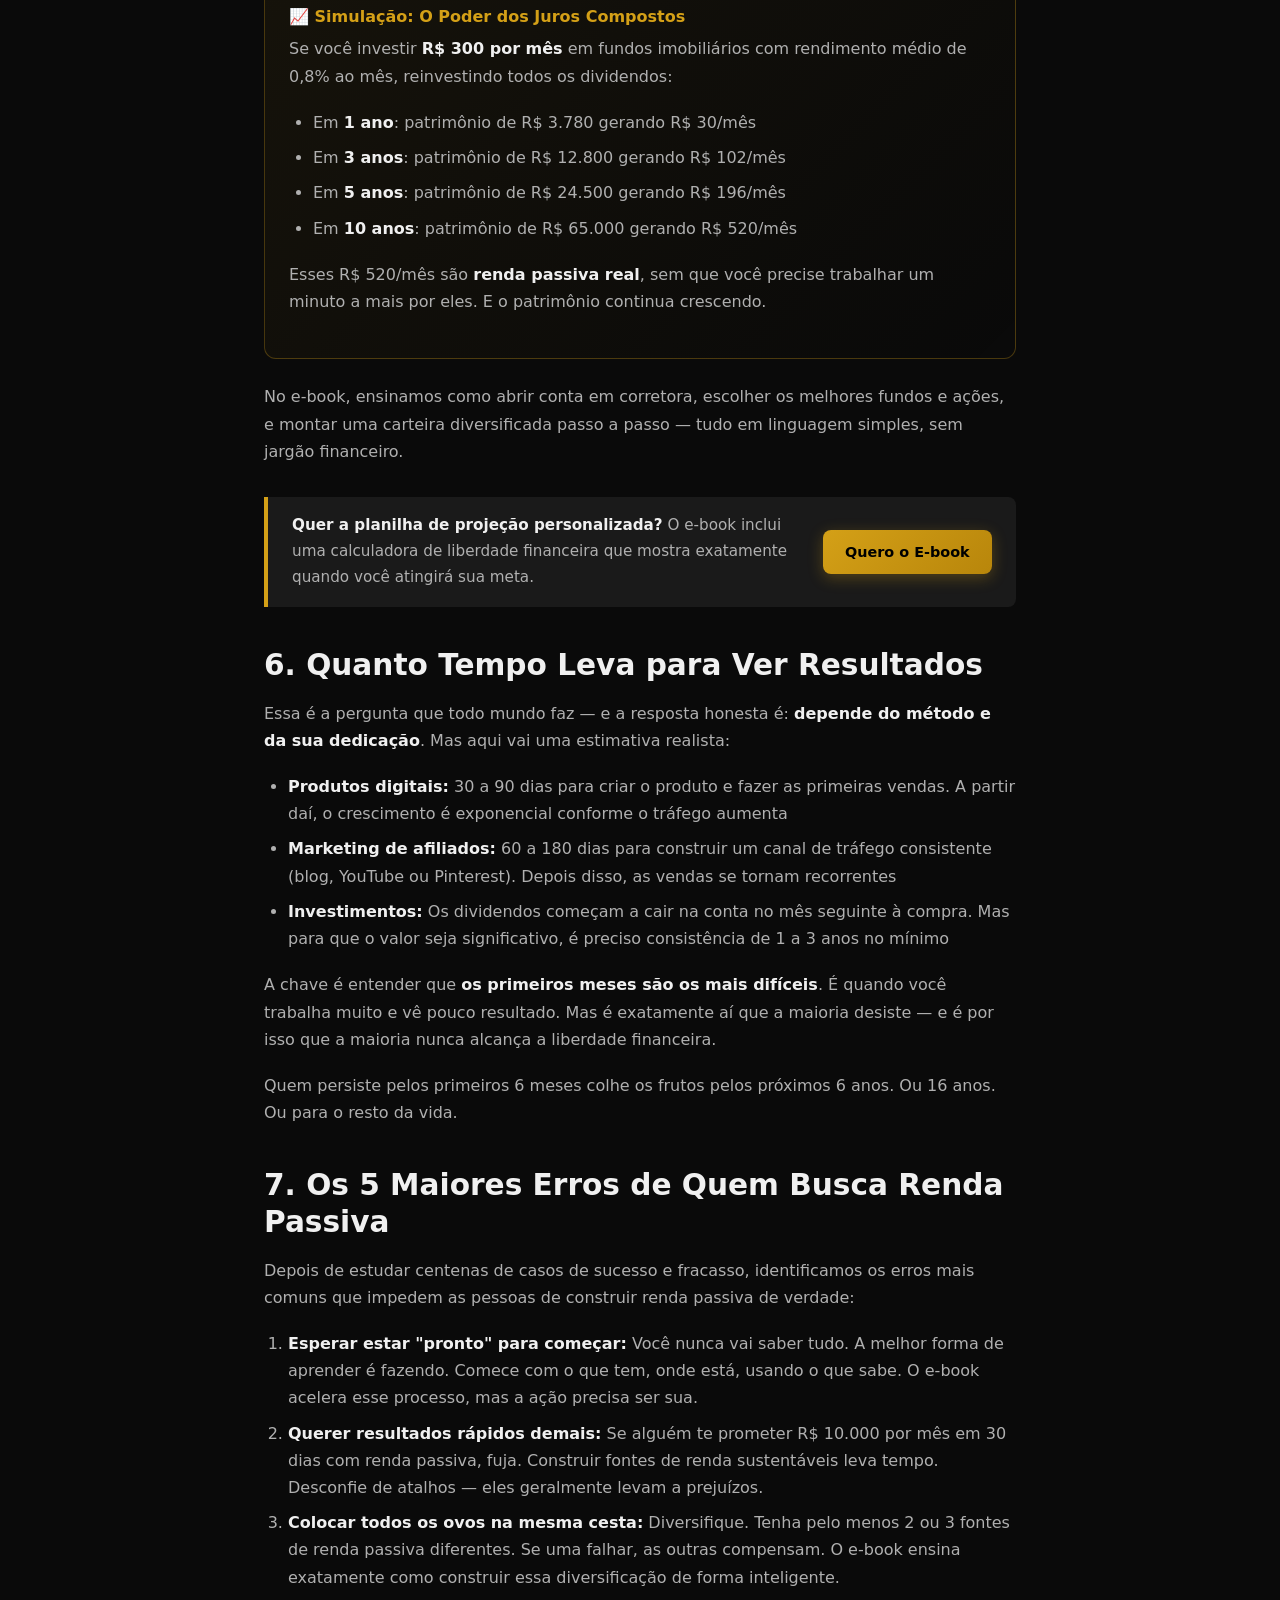
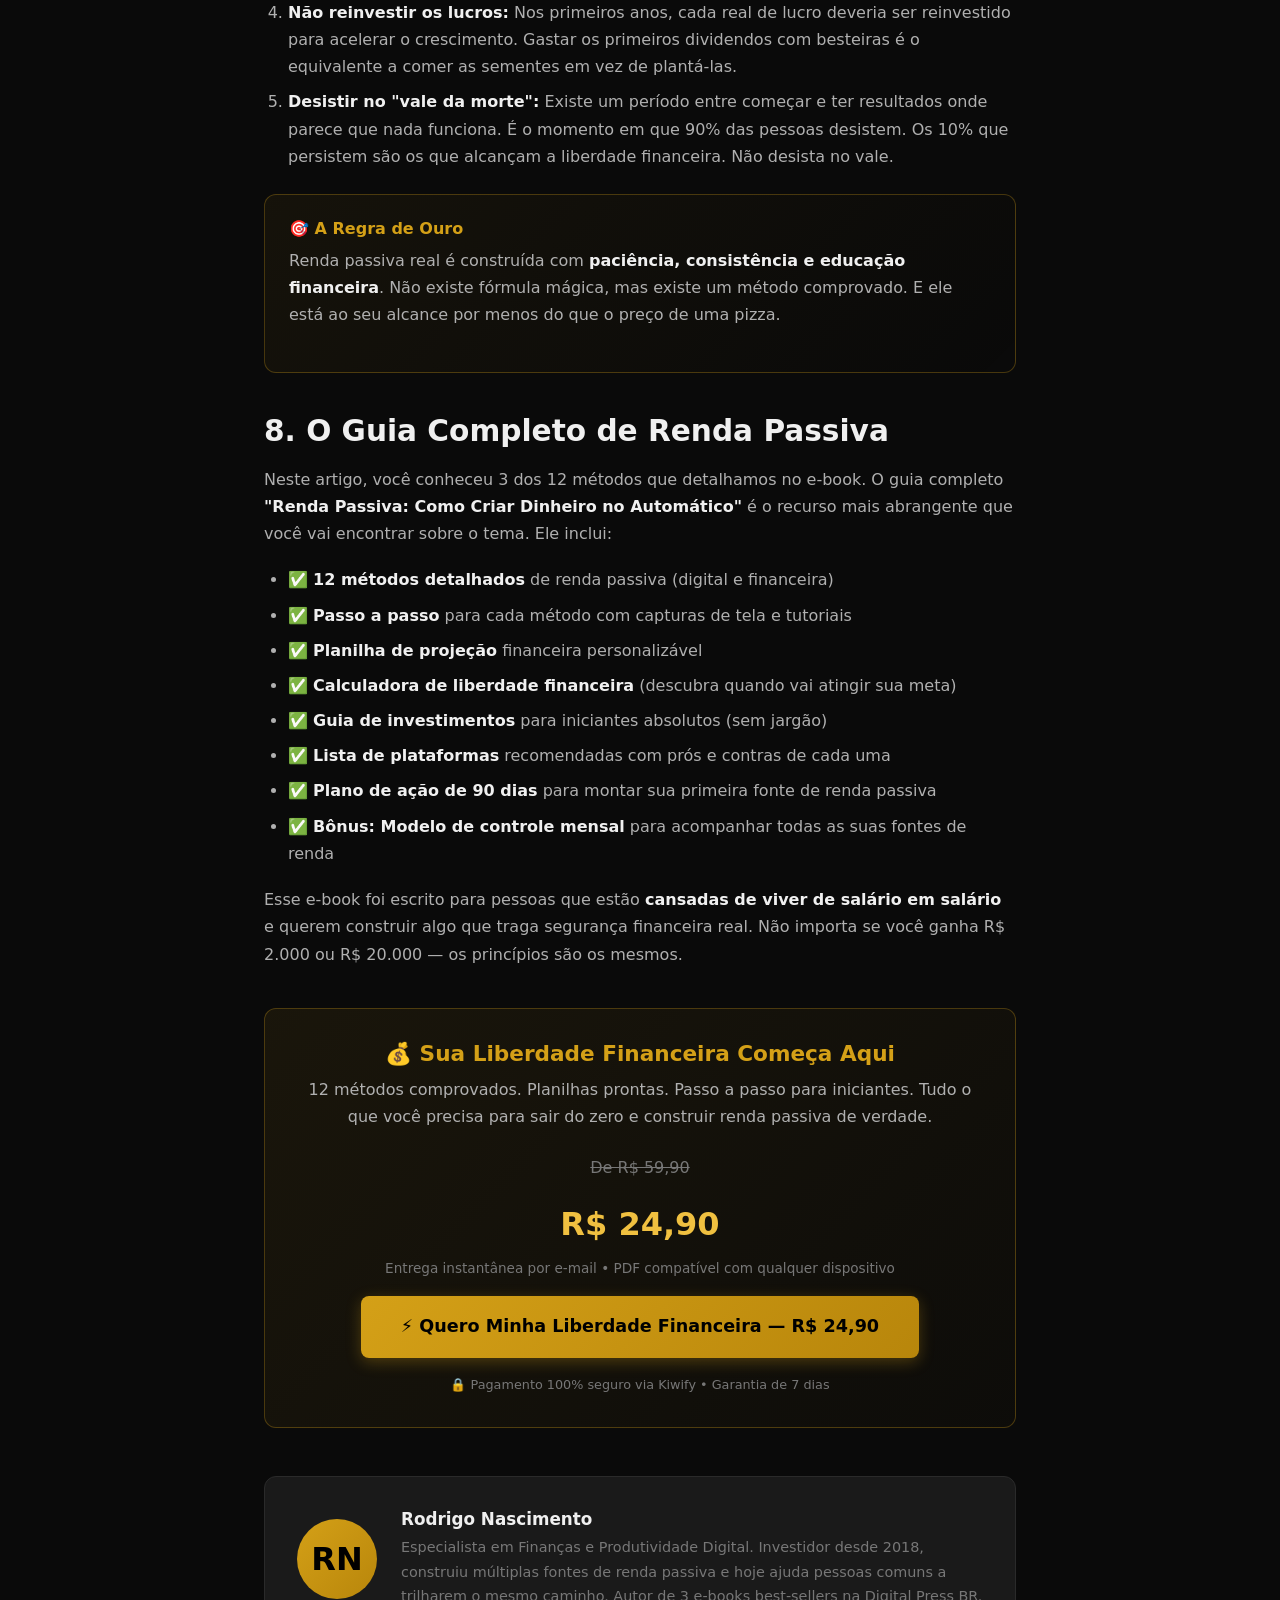
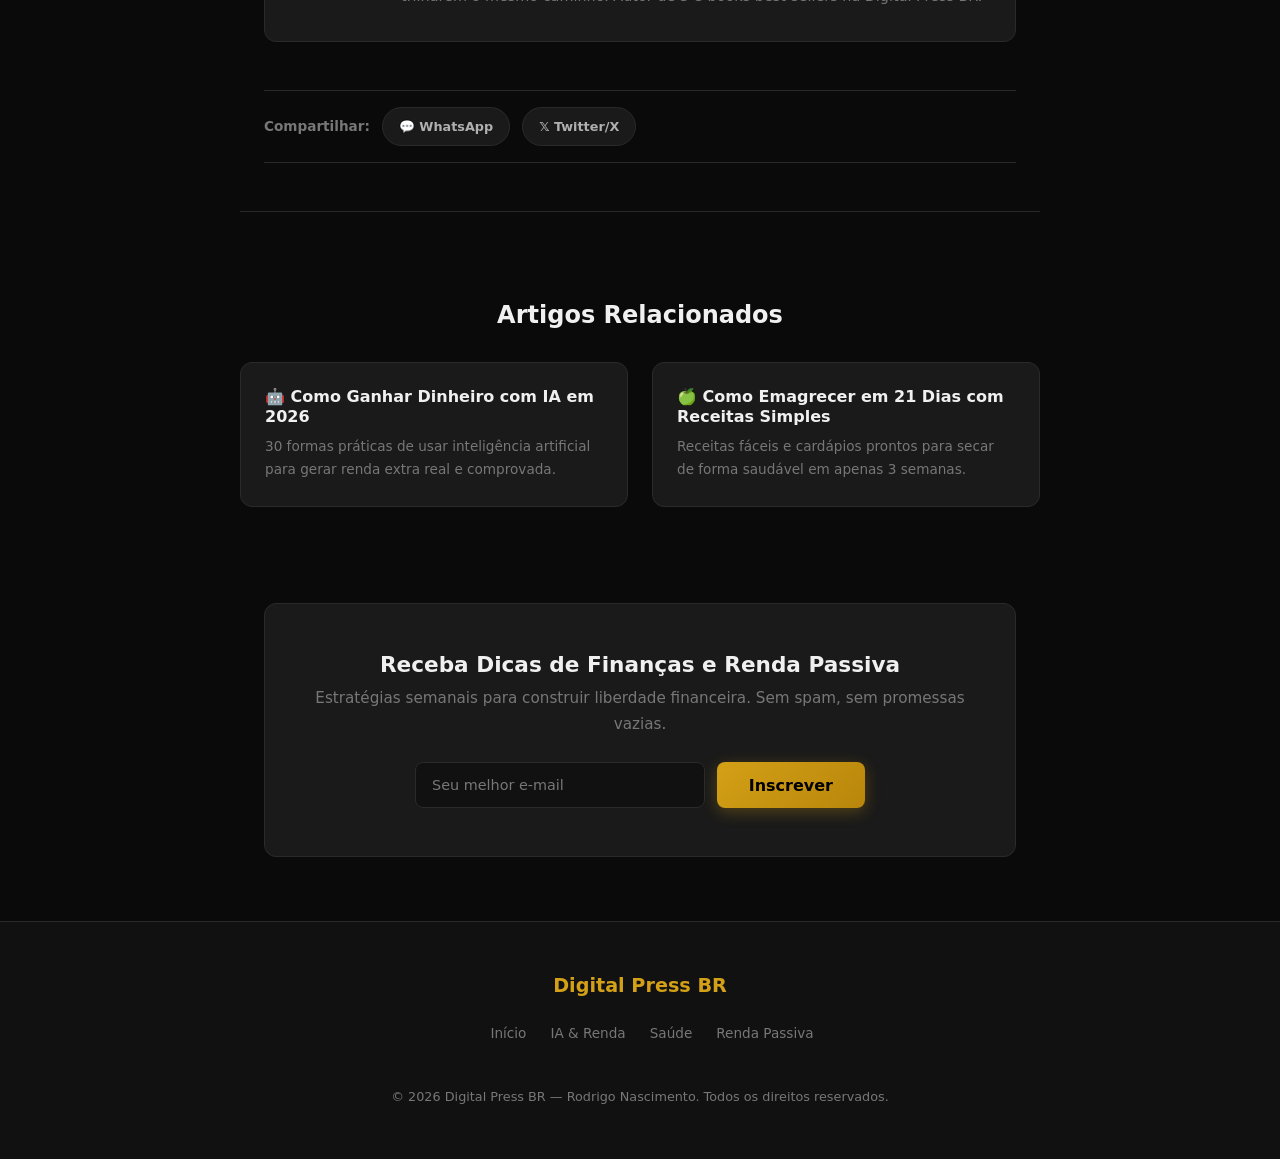
<file: artigo-renda-passiva.html>
<!DOCTYPE html>
<html lang="pt-BR">
<head>
  <meta charset="UTF-8">
  <meta name="viewport" content="width=device-width, initial-scale=1.0">
  <title>Renda Passiva: Como Criar Dinheiro no Automático Mesmo Sem Experiência | Digital Press BR</title>
  <meta name="description" content="Aprenda como criar renda passiva do zero em 2026. Métodos comprovados para ganhar dinheiro dormindo, mesmo sem experiência ou grande capital inicial.">
  <meta name="keywords" content="renda passiva, como ganhar dinheiro dormindo, renda passiva do zero, investimentos para iniciantes, renda extra automática, liberdade financeira">
  <meta name="author" content="Rodrigo Nascimento">
  <meta name="robots" content="index, follow">
  <link rel="canonical" href="https://digitalpressbr.com/artigo-renda-passiva.html">

  <!-- Open Graph -->
  <meta property="og:type" content="article">
  <meta property="og:title" content="Renda Passiva: Como Criar Dinheiro no Automático Mesmo Sem Experiência">
  <meta property="og:description" content="Métodos comprovados para criar renda passiva do zero. Ganhe dinheiro dormindo, mesmo sem experiência ou grande capital.">
  <meta property="og:url" content="https://digitalpressbr.com/artigo-renda-passiva.html">
  <meta property="og:site_name" content="Digital Press BR">
  <meta property="og:locale" content="pt_BR">

  <meta name="twitter:card" content="summary_large_image">
  <meta name="twitter:title" content="Renda Passiva: Como Criar Dinheiro no Automático">
  <meta name="twitter:description" content="Métodos comprovados para criar renda passiva do zero em 2026. Guia completo para iniciantes.">

  <link rel="stylesheet" href="style.css">

  <!-- Schema.org Article -->
  <script type="application/ld+json">
  {
    "@context": "https://schema.org",
    "@type": "Article",
    "headline": "Renda Passiva: Como Criar Dinheiro no Automático Mesmo Sem Experiência",
    "description": "Métodos comprovados para criar renda passiva do zero em 2026.",
    "author": {
      "@type": "Person",
      "name": "Rodrigo Nascimento"
    },
    "publisher": {
      "@type": "Organization",
      "name": "Digital Press BR"
    },
    "datePublished": "2026-04-03",
    "dateModified": "2026-04-06",
    "mainEntityOfPage": "https://digitalpressbr.com/artigo-renda-passiva.html"
  }
  </script>
</head>
<body>

  <!-- Header -->
  <header class="site-header">
    <nav class="nav-inner">
      <a href="index.html" class="nav-logo">Digital Press <span>BR</span></a>
      <button class="nav-toggle" onclick="document.querySelector('.nav-links').classList.toggle('active')" aria-label="Abrir menu">&#9776;</button>
      <ul class="nav-links">
        <li><a href="index.html">Início</a></li>
        <li><a href="artigo-renda-extra-ia.html">IA &amp; Renda</a></li>
        <li><a href="artigo-secar-21-dias.html">Saúde</a></li>
        <li><a href="artigo-renda-passiva.html">Renda Passiva</a></li>
      </ul>
    </nav>
  </header>

  <!-- Breadcrumbs -->
  <div class="article-container">
    <nav class="breadcrumbs" aria-label="Breadcrumb">
      <a href="index.html">Início</a> <span>&#8250;</span> Renda Passiva
    </nav>
  </div>

  <!-- Article Header -->
  <div class="article-container">
    <header class="article-header">
      <h1>Renda Passiva: Como Criar Dinheiro no Automático Mesmo Sem Experiência</h1>
      <div class="article-meta">
        <span class="article-meta-item">&#128100; Rodrigo Nascimento</span>
        <span class="article-meta-item">&#128197; 03 de Abril, 2026</span>
        <span class="article-meta-item">&#9201; 15 min de leitura</span>
      </div>
    </header>
  </div>

  <!-- Article Content -->
  <article class="article-container">

    <!-- TOC -->
    <div class="toc">
      <div class="toc-title">&#128203; Sumário do Artigo</div>
      <ol>
        <li><a href="#o-que-e">O Que É Renda Passiva de Verdade</a></li>
        <li><a href="#mentalidade">A Mentalidade de Quem Constrói Riqueza</a></li>
        <li><a href="#metodo-1">Método 1: Produtos Digitais e Infoprodutos</a></li>
        <li><a href="#metodo-2">Método 2: Marketing de Afiliados</a></li>
        <li><a href="#metodo-3">Método 3: Investimentos que Pagam Dividendos</a></li>
        <li><a href="#quanto-tempo">Quanto Tempo Leva para Ver Resultados</a></li>
        <li><a href="#erros">Os 5 Maiores Erros de Quem Busca Renda Passiva</a></li>
        <li><a href="#ebook">O Guia Completo de Renda Passiva</a></li>
      </ol>
    </div>

    <!-- Share -->
    <div class="share-bar">
      <span>Compartilhar:</span>
      <a href="https://api.whatsapp.com/send?text=Renda%20Passiva%20Como%20Criar%20Dinheiro%20no%20Autom%C3%A1tico%20https://digitalpressbr.com/artigo-renda-passiva.html" class="share-btn share-btn-whatsapp" target="_blank" rel="noopener" aria-label="Compartilhar no WhatsApp">&#128172; WhatsApp</a>
      <a href="https://twitter.com/intent/tweet?text=Renda%20Passiva%20do%20Zero&url=https://digitalpressbr.com/artigo-renda-passiva.html" class="share-btn" target="_blank" rel="noopener" aria-label="Compartilhar no X">&#120143; Twitter/X</a>
    </div>

    <!-- Intro -->
    <p>Imagine acordar de manhã, pegar o celular e ver que <strong>R$ 200 entraram na sua conta enquanto você dormia</strong>. Parece sonho? Não é. Isso é o que milhares de brasileiros já vivem todos os dias graças a fontes de renda passiva bem construídas.</p>

    <p>Renda passiva não é um conceito novo, mas nunca foi tão acessível quanto em 2026. Com a internet, ferramentas digitais e plataformas de investimento democratizadas, qualquer pessoa pode começar a construir fontes de renda automática — <strong>mesmo sem experiência prévia e com pouco dinheiro inicial</strong>.</p>

    <p>Neste artigo, vou te mostrar os 3 principais métodos de renda passiva que funcionam em 2026, com exemplos concretos e números reais. Para o passo a passo completo de cada método, com tutoriais detalhados e planilhas de controle, o e-book está disponível por um valor simbólico.</p>

    <blockquote>Os ricos não trabalham por dinheiro. Eles fazem o dinheiro trabalhar por eles. E você pode aprender a fazer o mesmo.</blockquote>

    <!-- Section 1 -->
    <h2 id="o-que-e">1. O Que É Renda Passiva de Verdade</h2>

    <p>Antes de tudo, precisamos derrubar um mito perigoso: <strong>renda passiva não significa dinheiro sem esforço</strong>. Significa dinheiro que continua entrando depois do esforço inicial. Toda fonte de renda passiva exige trabalho para ser construída — a diferença é que, uma vez montada, ela funciona no automático.</p>

    <p>Pense assim: quando você trabalha como empregado, troca tempo por dinheiro. Se para de trabalhar, para de ganhar. Já com renda passiva, você investe tempo e esforço uma vez, e colhe os frutos por meses ou anos. É a diferença entre plantar uma horta (que precisa de cuidados constantes) e plantar uma árvore frutífera (que produz por décadas depois de crescer).</p>

    <p>Existem basicamente duas categorias de renda passiva:</p>

    <ul>
      <li><strong>Renda passiva digital:</strong> Produtos digitais, afiliados, conteúdo monetizado, licenciamento de criações — exige mais trabalho inicial, mas pode gerar retornos ilimitados sem capital</li>
      <li><strong>Renda passiva financeira:</strong> Dividendos, aluguéis, juros compostos, fundos imobiliários — exige capital para começar, mas o processo é mais previsível e estável</li>
    </ul>

    <p>O ideal é combinar as duas. Usar a renda passiva digital para gerar capital e reinvestir esse capital em ativos que gerem renda passiva financeira. No e-book, ensinamos exatamente essa estratégia de forma didática e com planilhas prontas.</p>

    <div class="inline-cta">
      <p><strong>Quer o mapa completo?</strong> O e-book traz 12 métodos detalhados com passo a passo, planilhas e calculadoras de projeção.</p>
      <a href="https://pay.kiwify.com.br/fjix7TF" class="btn btn-gold btn-sm" target="_blank" rel="noopener">Ver E-book</a>
    </div>

    <!-- Section 2 -->
    <h2 id="mentalidade">2. A Mentalidade de Quem Constrói Riqueza</h2>

    <p>Antes de falar sobre métodos, precisamos falar sobre <strong>mentalidade</strong>. A razão pela qual a maioria das pessoas não constrói renda passiva não é falta de inteligência ou oportunidade — é falta de perspectiva de longo prazo.</p>

    <p>Vivemos em uma cultura do imediatismo. Queremos resultados ontem. Mas renda passiva é um jogo de paciência estratégica. Aqui estão os princípios mentais que separam quem constrói riqueza de quem fica no mesmo lugar:</p>

    <div class="tip-card">
      <h4><span class="tip-number">1</span> Pague a Si Mesmo Primeiro</h4>
      <p>Antes de pagar contas, antes de gastar com lazer, separe pelo menos <strong>10% da sua renda</strong> para investir em ativos que geram renda passiva. Não importa se são R$ 50 ou R$ 5.000 — o hábito é mais importante que o valor. Quem ganha R$ 3.000 e separa R$ 300 por mês, em 5 anos terá mais patrimônio do que quem ganha R$ 10.000 e gasta tudo.</p>
    </div>

    <div class="tip-card">
      <h4><span class="tip-number">2</span> Pense em Sistemas, Não em Metas</h4>
      <p>Uma meta é "quero ganhar R$ 5.000 de renda passiva". Um sistema é "vou criar 1 produto digital por mês e investir 100% do lucro em fundos imobiliários". Metas são sobre resultados que você não controla. <strong>Sistemas são sobre processos que você controla</strong>. Foque nos sistemas.</p>
    </div>

    <div class="tip-card">
      <h4><span class="tip-number">3</span> Aprenda a Dizer Não ao Consumo Impulsivo</h4>
      <p>Cada R$ 100 que você gasta em algo desnecessário é R$ 100 que poderia estar gerando renda passiva para sempre. Não estamos falando de viver como um monge — mas de fazer <strong>escolhas conscientes</strong>. Aquele tênis de R$ 500 te dará prazer por 3 meses. Esses mesmos R$ 500 investidos em dividendos te pagarão R$ 3 por mês para sempre.</p>
    </div>

    <!-- Section 3 -->
    <h2 id="metodo-1">3. Método 1: Produtos Digitais e Infoprodutos</h2>

    <p>Essa é, disparada, a forma mais acessível de criar renda passiva em 2026. Você cria um produto digital uma vez — e-book, curso, template, planilha — e vende infinitas vezes sem custo adicional de produção.</p>

    <h3>Como funciona na prática</h3>

    <ol>
      <li><strong>Escolha um nicho:</strong> Identifique um problema que muitas pessoas têm e que você sabe resolver. Não precisa ser especialista — basta estar alguns passos à frente do público-alvo</li>
      <li><strong>Crie o produto:</strong> Um e-book de 30 a 50 páginas pode ser criado em 1 a 2 semanas. Com ajuda de IA (veja nosso <a href="artigo-renda-extra-ia.html">artigo sobre IA</a>), o processo é ainda mais rápido</li>
      <li><strong>Hospede em uma plataforma:</strong> Kiwify, Hotmart e Eduzz cuidam do pagamento, entrega e até afiliados. Você não precisa saber programação</li>
      <li><strong>Gere tráfego:</strong> SEO (como este blog), redes sociais, YouTube, Pinterest e anúncios pagos direcionam compradores para sua página de vendas</li>
    </ol>

    <h3>Números reais</h3>
    <p>Um e-book simples de R$ 19,90 que vende 5 cópias por dia gera <strong>R$ 2.985 por mês</strong> de renda praticamente passiva. Depois que o funil de vendas está montado, seu único trabalho é otimizar o tráfego ocasionalmente. Muitos produtores digitais faturam de R$ 5.000 a R$ 50.000 por mês com apenas 2 ou 3 produtos.</p>

    <div class="highlight-box">
      <h4>&#128161; Caso Real</h4>
      <p>Um professor de matemática de Goiânia criou um e-book com exercícios resolvidos do ENEM por R$ 14,90. Em 6 meses, usando apenas SEO e Pinterest, ele vende entre 8 e 15 cópias por dia. Renda passiva mensal: <strong>entre R$ 3.500 e R$ 6.700</strong> — mais do que seu salário como professor.</p>
    </div>

    <!-- Section 4 -->
    <h2 id="metodo-2">4. Método 2: Marketing de Afiliados</h2>

    <p>Se criar um produto parece intimidador, o marketing de afiliados é a alternativa perfeita. Nesse modelo, você <strong>promove produtos de outras pessoas e ganha comissão por cada venda</strong> realizada através do seu link exclusivo.</p>

    <h3>Por que funciona tão bem</h3>
    <ul>
      <li><strong>Zero investimento em criação de produto:</strong> Outra pessoa já fez todo o trabalho pesado</li>
      <li><strong>Zero risco de estoque:</strong> Tudo é digital, entregue automaticamente</li>
      <li><strong>Comissões generosas:</strong> Produtos digitais pagam de 30% a 80% de comissão. Um produto de R$ 97 pode te render R$ 50 a R$ 77 por venda</li>
      <li><strong>Escalabilidade infinita:</strong> Não existe limite de quantas vendas você pode gerar</li>
    </ul>

    <h3>Canais de divulgação mais eficientes</h3>
    <p>O segredo do marketing de afiliados está em gerar tráfego qualificado. As melhores estratégias para 2026 são:</p>

    <ul>
      <li><strong>Blog otimizado para SEO:</strong> Artigos que ranqueiam no Google e vendem no automático, 24h por dia</li>
      <li><strong>YouTube:</strong> Reviews, tutoriais e comparativos com links de afiliado na descrição</li>
      <li><strong>Pinterest:</strong> Uma plataforma subestimada que funciona como motor de busca visual. Excelente para nichos de saúde, finanças e lifestyle</li>
      <li><strong>E-mail marketing:</strong> Construa uma lista de e-mails e envie recomendações segmentadas. Taxas de conversão de 2% a 5% são comuns</li>
    </ul>

    <p>No e-book, dedicamos 3 capítulos inteiros ao marketing de afiliados, incluindo como escolher os melhores produtos, criar páginas de alta conversão e automatizar o processo com ferramentas gratuitas.</p>

    <div class="cta-box">
      <h3>&#128640; O Guia Definitivo de Renda Passiva</h3>
      <p>12 métodos detalhados, planilhas de projeção, tutoriais passo a passo e calculadora de liberdade financeira. Tudo o que você precisa para começar a construir renda passiva hoje.</p>
      <div class="price-original">De R$ 59,90</div>
      <div class="price-tag">R$ 24,90</div>
      <p style="font-size: 0.85rem; color: var(--text-muted); margin-bottom: 1.5rem;">Acesso imediato ao PDF completo</p>
      <a href="https://pay.kiwify.com.br/fjix7TF" class="btn btn-gold btn-lg" target="_blank" rel="noopener">&#9889; Quero Minha Renda Passiva</a>
    </div>

    <!-- Section 5 -->
    <h2 id="metodo-3">5. Método 3: Investimentos que Pagam Dividendos</h2>

    <p>Este é o método mais clássico de renda passiva — e também o mais poderoso a longo prazo. A ideia é simples: você compra ativos que <strong>pagam uma parcela dos lucros regularmente</strong> na sua conta, sem que você precise vender nada.</p>

    <h3>Fundos Imobiliários (FIIs)</h3>
    <p>Os Fundos de Investimento Imobiliário são a porta de entrada mais popular para renda passiva com investimentos no Brasil. Com apenas <strong>R$ 10 a R$ 100</strong>, você compra uma cota de um fundo que investe em shoppings, galpões logísticos, hospitais ou lajes corporativas — e recebe aluguéis mensais proporcionais às suas cotas.</p>

    <ul>
      <li>Rendimento médio: <strong>0,7% a 1% ao mês</strong> (isentos de imposto de renda para pessoa física)</li>
      <li>R$ 10.000 investidos em bons FIIs geram aproximadamente <strong>R$ 70 a R$ 100 por mês</strong></li>
      <li>R$ 100.000 investidos geram aproximadamente <strong>R$ 700 a R$ 1.000 por mês</strong></li>
      <li>Você pode reinvestir os dividendos e acelerar o crescimento exponencialmente (juros compostos)</li>
    </ul>

    <h3>Ações que pagam dividendos</h3>
    <p>Empresas sólidas como bancos, seguradoras e concessionárias de energia elétrica distribuem parte dos lucros aos acionistas regularmente. Construir uma carteira de <strong>ações de dividendos</strong> é uma estratégia comprovada de geração de renda passiva a longo prazo.</p>

    <h3>Tesouro Direto e renda fixa</h3>
    <p>Para quem prefere segurança, títulos do Tesouro IPCA+ e CDBs de bancos digitais oferecem <strong>rentabilidade real acima da inflação</strong> com risco praticamente zero. É a base ideal para quem está começando e quer ver o dinheiro crescer de forma previsível.</p>

    <div class="highlight-box">
      <h4>&#128200; Simulação: O Poder dos Juros Compostos</h4>
      <p>Se você investir <strong>R$ 300 por mês</strong> em fundos imobiliários com rendimento médio de 0,8% ao mês, reinvestindo todos os dividendos:</p>
      <ul>
        <li>Em <strong>1 ano</strong>: patrimônio de R$ 3.780 gerando R$ 30/mês</li>
        <li>Em <strong>3 anos</strong>: patrimônio de R$ 12.800 gerando R$ 102/mês</li>
        <li>Em <strong>5 anos</strong>: patrimônio de R$ 24.500 gerando R$ 196/mês</li>
        <li>Em <strong>10 anos</strong>: patrimônio de R$ 65.000 gerando R$ 520/mês</li>
      </ul>
      <p>Esses R$ 520/mês são <strong>renda passiva real</strong>, sem que você precise trabalhar um minuto a mais por eles. E o patrimônio continua crescendo.</p>
    </div>

    <p>No e-book, ensinamos como abrir conta em corretora, escolher os melhores fundos e ações, e montar uma carteira diversificada passo a passo — tudo em linguagem simples, sem jargão financeiro.</p>

    <div class="inline-cta">
      <p><strong>Quer a planilha de projeção personalizada?</strong> O e-book inclui uma calculadora de liberdade financeira que mostra exatamente quando você atingirá sua meta.</p>
      <a href="https://pay.kiwify.com.br/fjix7TF" class="btn btn-gold btn-sm" target="_blank" rel="noopener">Quero o E-book</a>
    </div>

    <!-- Section 6 -->
    <h2 id="quanto-tempo">6. Quanto Tempo Leva para Ver Resultados</h2>

    <p>Essa é a pergunta que todo mundo faz — e a resposta honesta é: <strong>depende do método e da sua dedicação</strong>. Mas aqui vai uma estimativa realista:</p>

    <ul>
      <li><strong>Produtos digitais:</strong> 30 a 90 dias para criar o produto e fazer as primeiras vendas. A partir daí, o crescimento é exponencial conforme o tráfego aumenta</li>
      <li><strong>Marketing de afiliados:</strong> 60 a 180 dias para construir um canal de tráfego consistente (blog, YouTube ou Pinterest). Depois disso, as vendas se tornam recorrentes</li>
      <li><strong>Investimentos:</strong> Os dividendos começam a cair na conta no mês seguinte à compra. Mas para que o valor seja significativo, é preciso consistência de 1 a 3 anos no mínimo</li>
    </ul>

    <p>A chave é entender que <strong>os primeiros meses são os mais difíceis</strong>. É quando você trabalha muito e vê pouco resultado. Mas é exatamente aí que a maioria desiste — e é por isso que a maioria nunca alcança a liberdade financeira.</p>

    <p>Quem persiste pelos primeiros 6 meses colhe os frutos pelos próximos 6 anos. Ou 16 anos. Ou para o resto da vida.</p>

    <!-- Section 7 -->
    <h2 id="erros">7. Os 5 Maiores Erros de Quem Busca Renda Passiva</h2>

    <p>Depois de estudar centenas de casos de sucesso e fracasso, identificamos os erros mais comuns que impedem as pessoas de construir renda passiva de verdade:</p>

    <ol>
      <li><strong>Esperar estar "pronto" para começar:</strong> Você nunca vai saber tudo. A melhor forma de aprender é fazendo. Comece com o que tem, onde está, usando o que sabe. O e-book acelera esse processo, mas a ação precisa ser sua.</li>

      <li><strong>Querer resultados rápidos demais:</strong> Se alguém te prometer R$ 10.000 por mês em 30 dias com renda passiva, fuja. Construir fontes de renda sustentáveis leva tempo. Desconfie de atalhos — eles geralmente levam a prejuízos.</li>

      <li><strong>Colocar todos os ovos na mesma cesta:</strong> Diversifique. Tenha pelo menos 2 ou 3 fontes de renda passiva diferentes. Se uma falhar, as outras compensam. O e-book ensina exatamente como construir essa diversificação de forma inteligente.</li>

      <li><strong>Não reinvestir os lucros:</strong> Nos primeiros anos, cada real de lucro deveria ser reinvestido para acelerar o crescimento. Gastar os primeiros dividendos com besteiras é o equivalente a comer as sementes em vez de plantá-las.</li>

      <li><strong>Desistir no "vale da morte":</strong> Existe um período entre começar e ter resultados onde parece que nada funciona. É o momento em que 90% das pessoas desistem. Os 10% que persistem são os que alcançam a liberdade financeira. Não desista no vale.</li>
    </ol>

    <div class="highlight-box">
      <h4>&#127919; A Regra de Ouro</h4>
      <p>Renda passiva real é construída com <strong>paciência, consistência e educação financeira</strong>. Não existe fórmula mágica, mas existe um método comprovado. E ele está ao seu alcance por menos do que o preço de uma pizza.</p>
    </div>

    <!-- Section 8 - Final CTA -->
    <h2 id="ebook">8. O Guia Completo de Renda Passiva</h2>

    <p>Neste artigo, você conheceu 3 dos 12 métodos que detalhamos no e-book. O guia completo <strong>"Renda Passiva: Como Criar Dinheiro no Automático"</strong> é o recurso mais abrangente que você vai encontrar sobre o tema. Ele inclui:</p>

    <ul>
      <li>&#9989; <strong>12 métodos detalhados</strong> de renda passiva (digital e financeira)</li>
      <li>&#9989; <strong>Passo a passo</strong> para cada método com capturas de tela e tutoriais</li>
      <li>&#9989; <strong>Planilha de projeção</strong> financeira personalizável</li>
      <li>&#9989; <strong>Calculadora de liberdade financeira</strong> (descubra quando vai atingir sua meta)</li>
      <li>&#9989; <strong>Guia de investimentos</strong> para iniciantes absolutos (sem jargão)</li>
      <li>&#9989; <strong>Lista de plataformas</strong> recomendadas com prós e contras de cada uma</li>
      <li>&#9989; <strong>Plano de ação de 90 dias</strong> para montar sua primeira fonte de renda passiva</li>
      <li>&#9989; <strong>Bônus: Modelo de controle mensal</strong> para acompanhar todas as suas fontes de renda</li>
    </ul>

    <p>Esse e-book foi escrito para pessoas que estão <strong>cansadas de viver de salário em salário</strong> e querem construir algo que traga segurança financeira real. Não importa se você ganha R$ 2.000 ou R$ 20.000 — os princípios são os mesmos.</p>

    <div class="cta-box">
      <h3>&#128176; Sua Liberdade Financeira Começa Aqui</h3>
      <p>12 métodos comprovados. Planilhas prontas. Passo a passo para iniciantes. Tudo o que você precisa para sair do zero e construir renda passiva de verdade.</p>
      <div class="price-original">De R$ 59,90</div>
      <div class="price-tag">R$ 24,90</div>
      <p style="font-size: 0.85rem; color: var(--text-muted); margin-bottom: 1rem;">Entrega instantânea por e-mail &bull; PDF compatível com qualquer dispositivo</p>
      <a href="https://pay.kiwify.com.br/fjix7TF" class="btn btn-gold btn-lg" target="_blank" rel="noopener">&#9889; Quero Minha Liberdade Financeira — R$ 24,90</a>
      <p style="font-size: 0.8rem; color: var(--text-muted); margin-top: 1rem; margin-bottom: 0;">&#128274; Pagamento 100% seguro via Kiwify &bull; Garantia de 7 dias</p>
    </div>

    <!-- Author Bio -->
    <div class="author-bio">
      <div class="author-avatar" aria-hidden="true">RN</div>
      <div class="author-info">
        <h4>Rodrigo Nascimento</h4>
        <p>Especialista em Finanças e Produtividade Digital. Investidor desde 2018, construiu múltiplas fontes de renda passiva e hoje ajuda pessoas comuns a trilharem o mesmo caminho. Autor de 3 e-books best-sellers na Digital Press BR.</p>
      </div>
    </div>

    <!-- Share -->
    <div class="share-bar">
      <span>Compartilhar:</span>
      <a href="https://api.whatsapp.com/send?text=Renda%20Passiva%20Como%20Criar%20Dinheiro%20no%20Autom%C3%A1tico%20https://digitalpressbr.com/artigo-renda-passiva.html" class="share-btn share-btn-whatsapp" target="_blank" rel="noopener" aria-label="Compartilhar no WhatsApp">&#128172; WhatsApp</a>
      <a href="https://twitter.com/intent/tweet?text=Renda%20Passiva%20do%20Zero&url=https://digitalpressbr.com/artigo-renda-passiva.html" class="share-btn" target="_blank" rel="noopener" aria-label="Compartilhar no X">&#120143; Twitter/X</a>
    </div>

  </article>

  <!-- Related Articles -->
  <section class="article-container related-section">
    <h2>Artigos Relacionados</h2>
    <div class="related-grid">
      <a href="artigo-renda-extra-ia.html" class="related-card">
        <h3>&#129302; Como Ganhar Dinheiro com IA em 2026</h3>
        <p>30 formas práticas de usar inteligência artificial para gerar renda extra real e comprovada.</p>
      </a>
      <a href="artigo-secar-21-dias.html" class="related-card">
        <h3>&#127823; Como Emagrecer em 21 Dias com Receitas Simples</h3>
        <p>Receitas fáceis e cardápios prontos para secar de forma saudável em apenas 3 semanas.</p>
      </a>
    </div>
  </section>

  <!-- Newsletter -->
  <section class="article-container">
    <div class="newsletter">
      <h3>Receba Dicas de Finanças e Renda Passiva</h3>
      <p>Estratégias semanais para construir liberdade financeira. Sem spam, sem promessas vazias.</p>
      <form class="newsletter-form" onsubmit="event.preventDefault(); this.querySelector('input').value='Inscrito com sucesso!'; this.querySelector('input').disabled=true;">
        <input type="email" placeholder="Seu melhor e-mail" required aria-label="Endereço de e-mail">
        <button type="submit" class="btn btn-gold">Inscrever</button>
      </form>
    </div>
  </section>

  <!-- Footer -->
  <footer class="site-footer">
    <div class="footer-inner">
      <div class="footer-logo">Digital Press BR</div>
      <ul class="footer-links">
        <li><a href="index.html">Início</a></li>
        <li><a href="artigo-renda-extra-ia.html">IA &amp; Renda</a></li>
        <li><a href="artigo-secar-21-dias.html">Saúde</a></li>
        <li><a href="artigo-renda-passiva.html">Renda Passiva</a></li>
      </ul>
      <p class="footer-copy">&copy; 2026 Digital Press BR &mdash; Rodrigo Nascimento. Todos os direitos reservados.</p>
    </div>
  </footer>

  <!-- Sticky Mobile CTA -->
  <div class="sticky-cta">
    <a href="https://pay.kiwify.com.br/fjix7TF" class="btn btn-gold" target="_blank" rel="noopener">&#128176; Renda Passiva — R$ 24,90</a>
  </div>

</body>
</html>
</file>
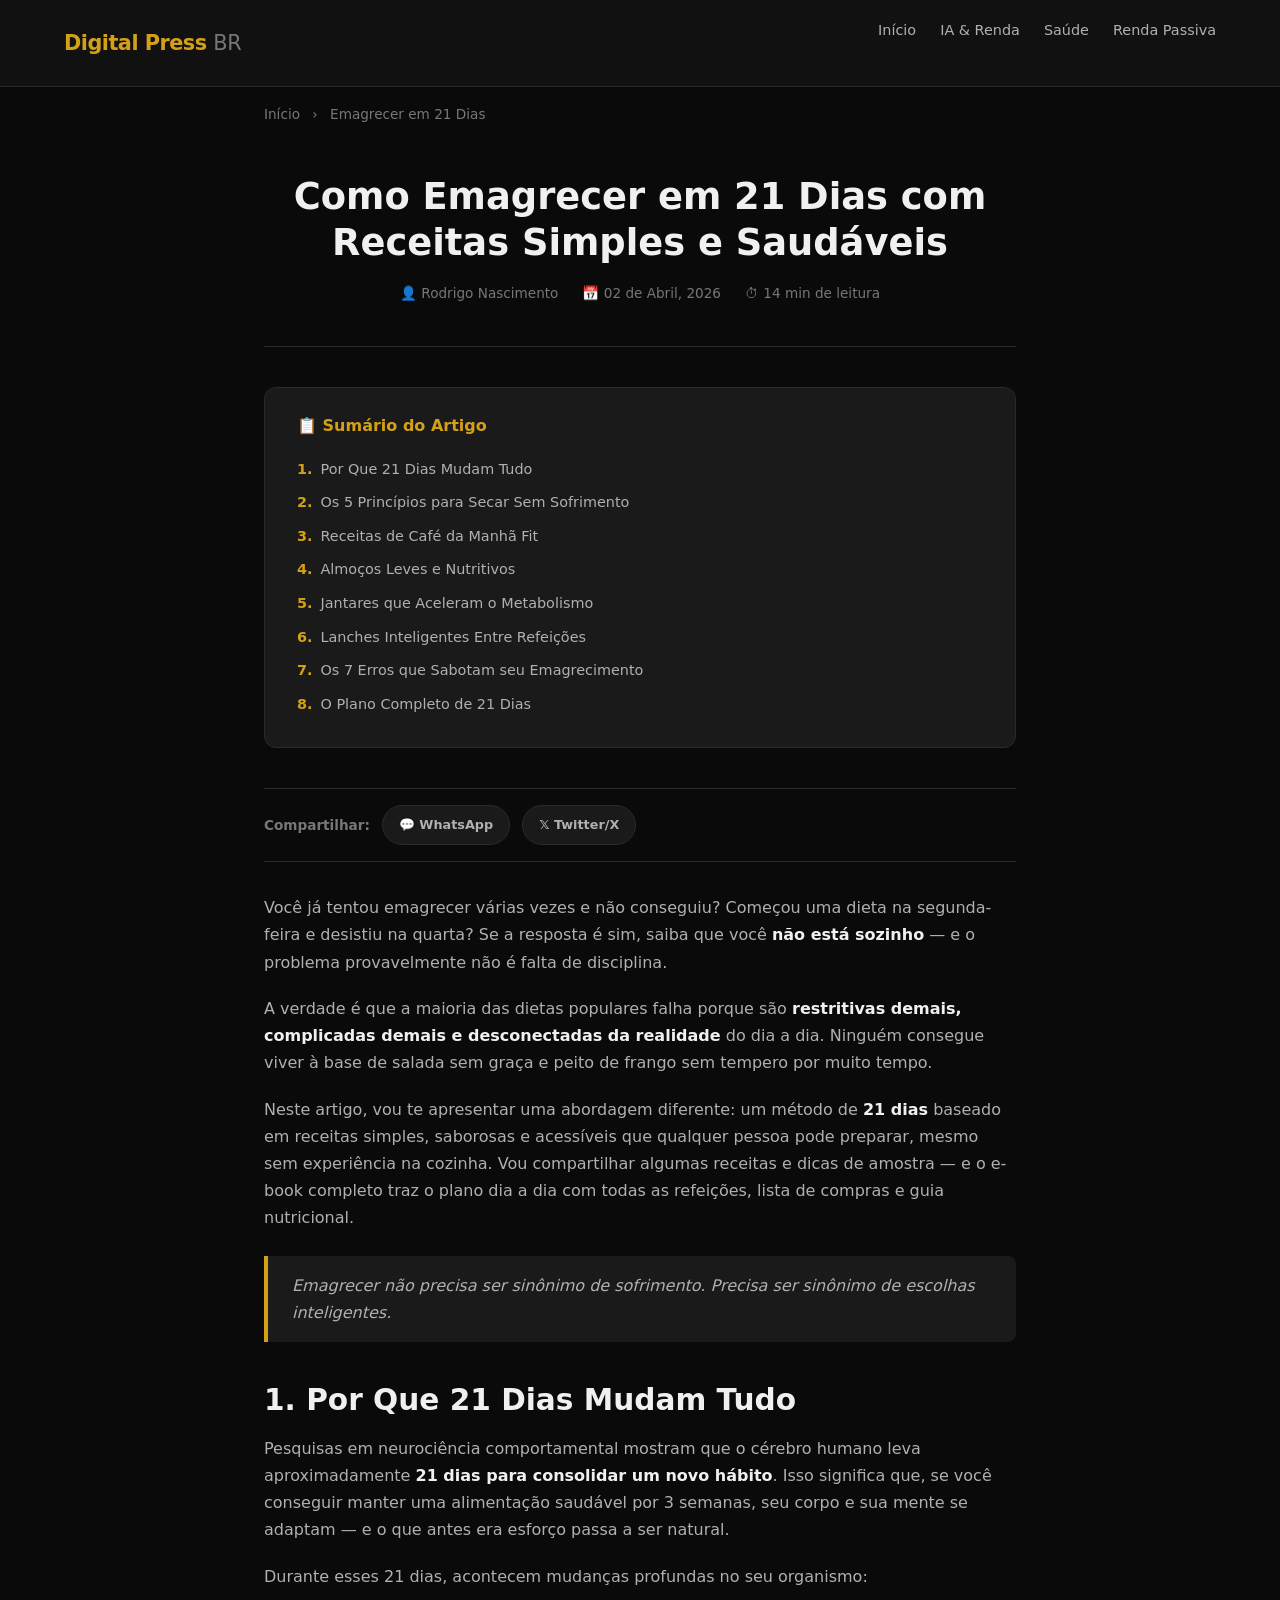
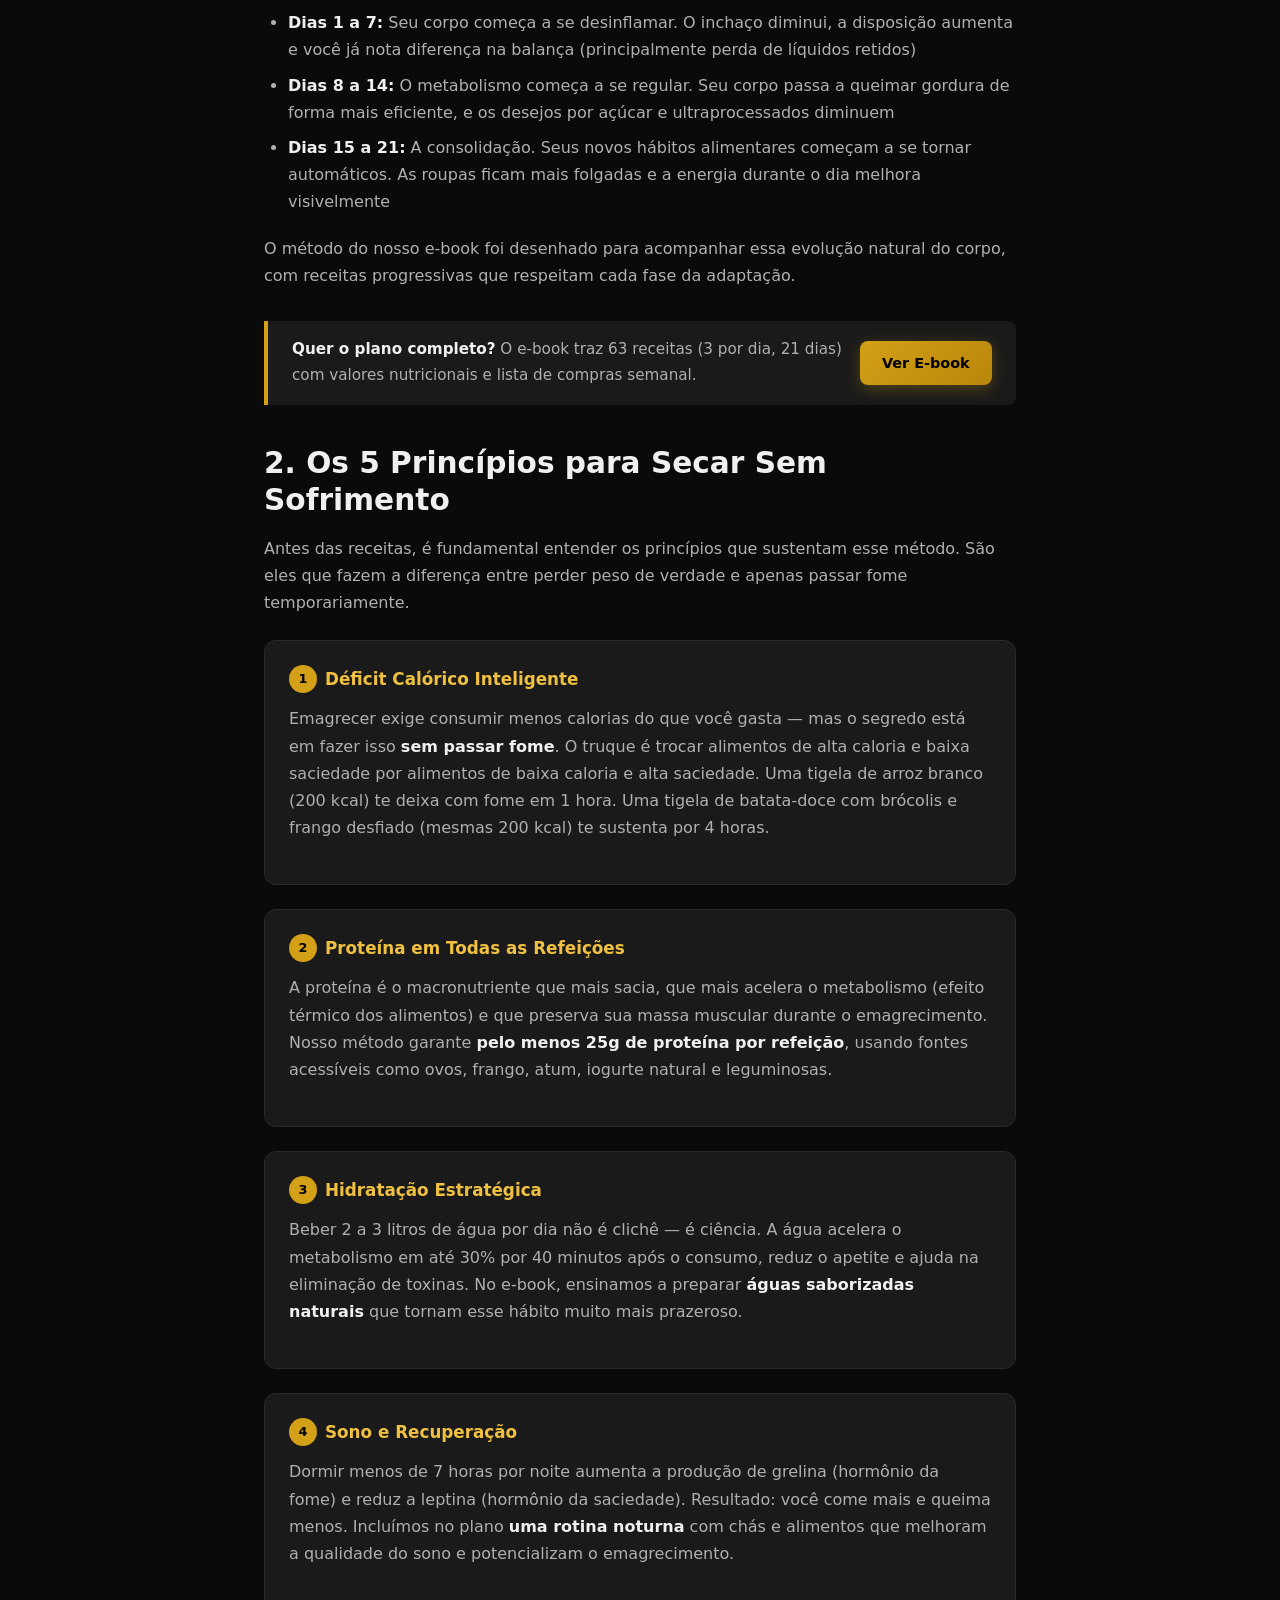
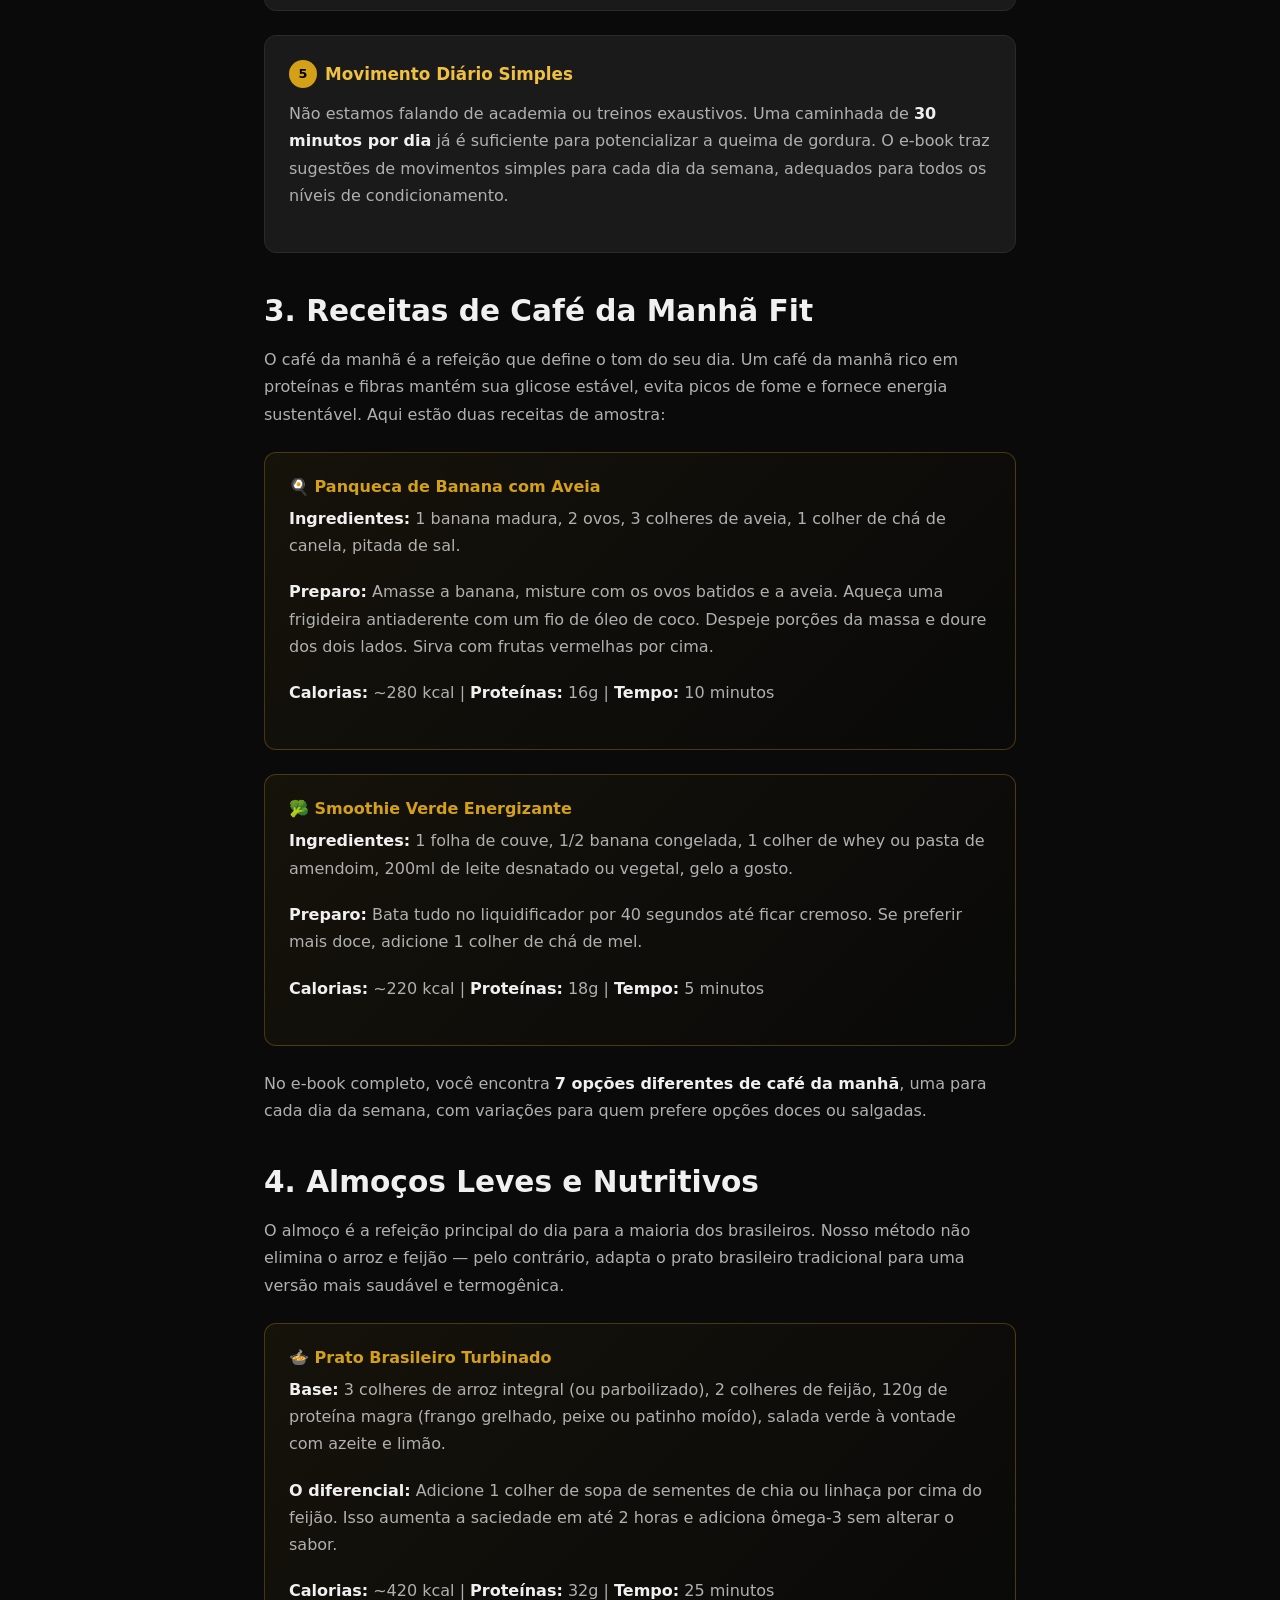
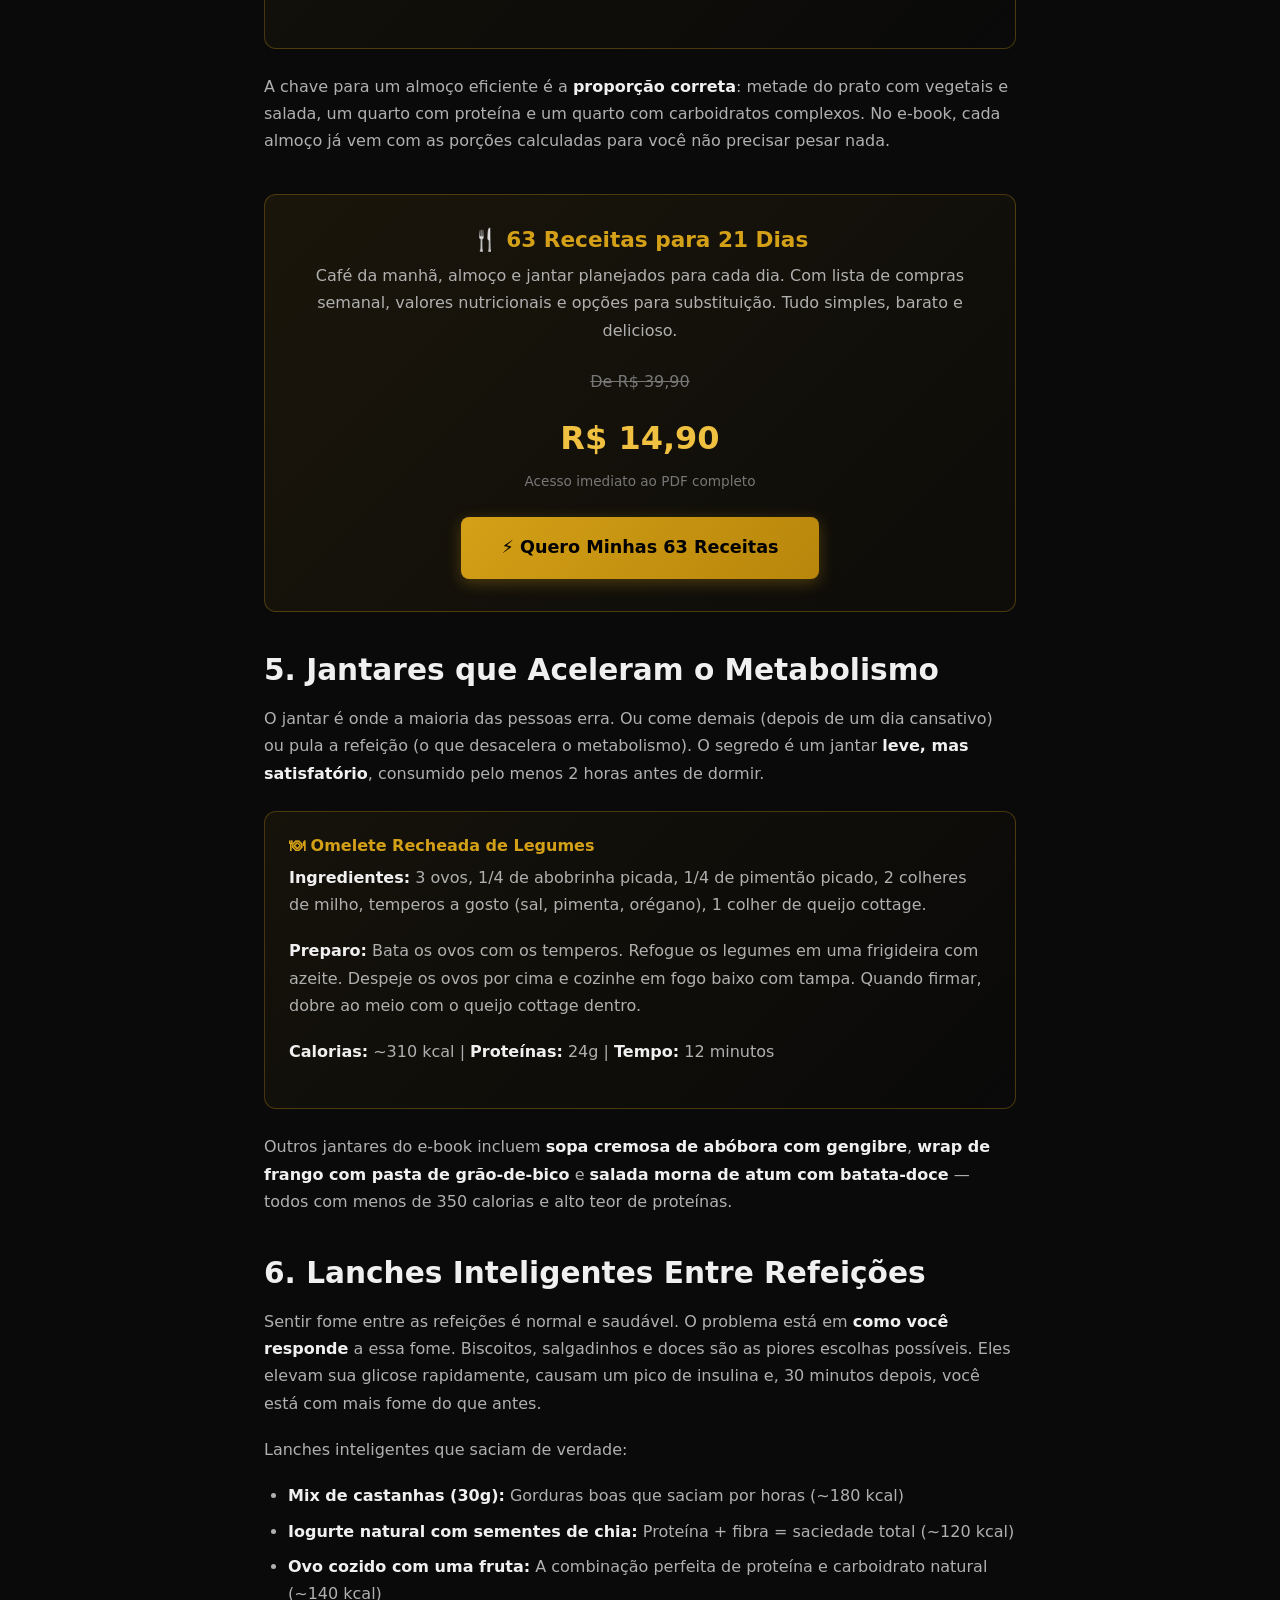
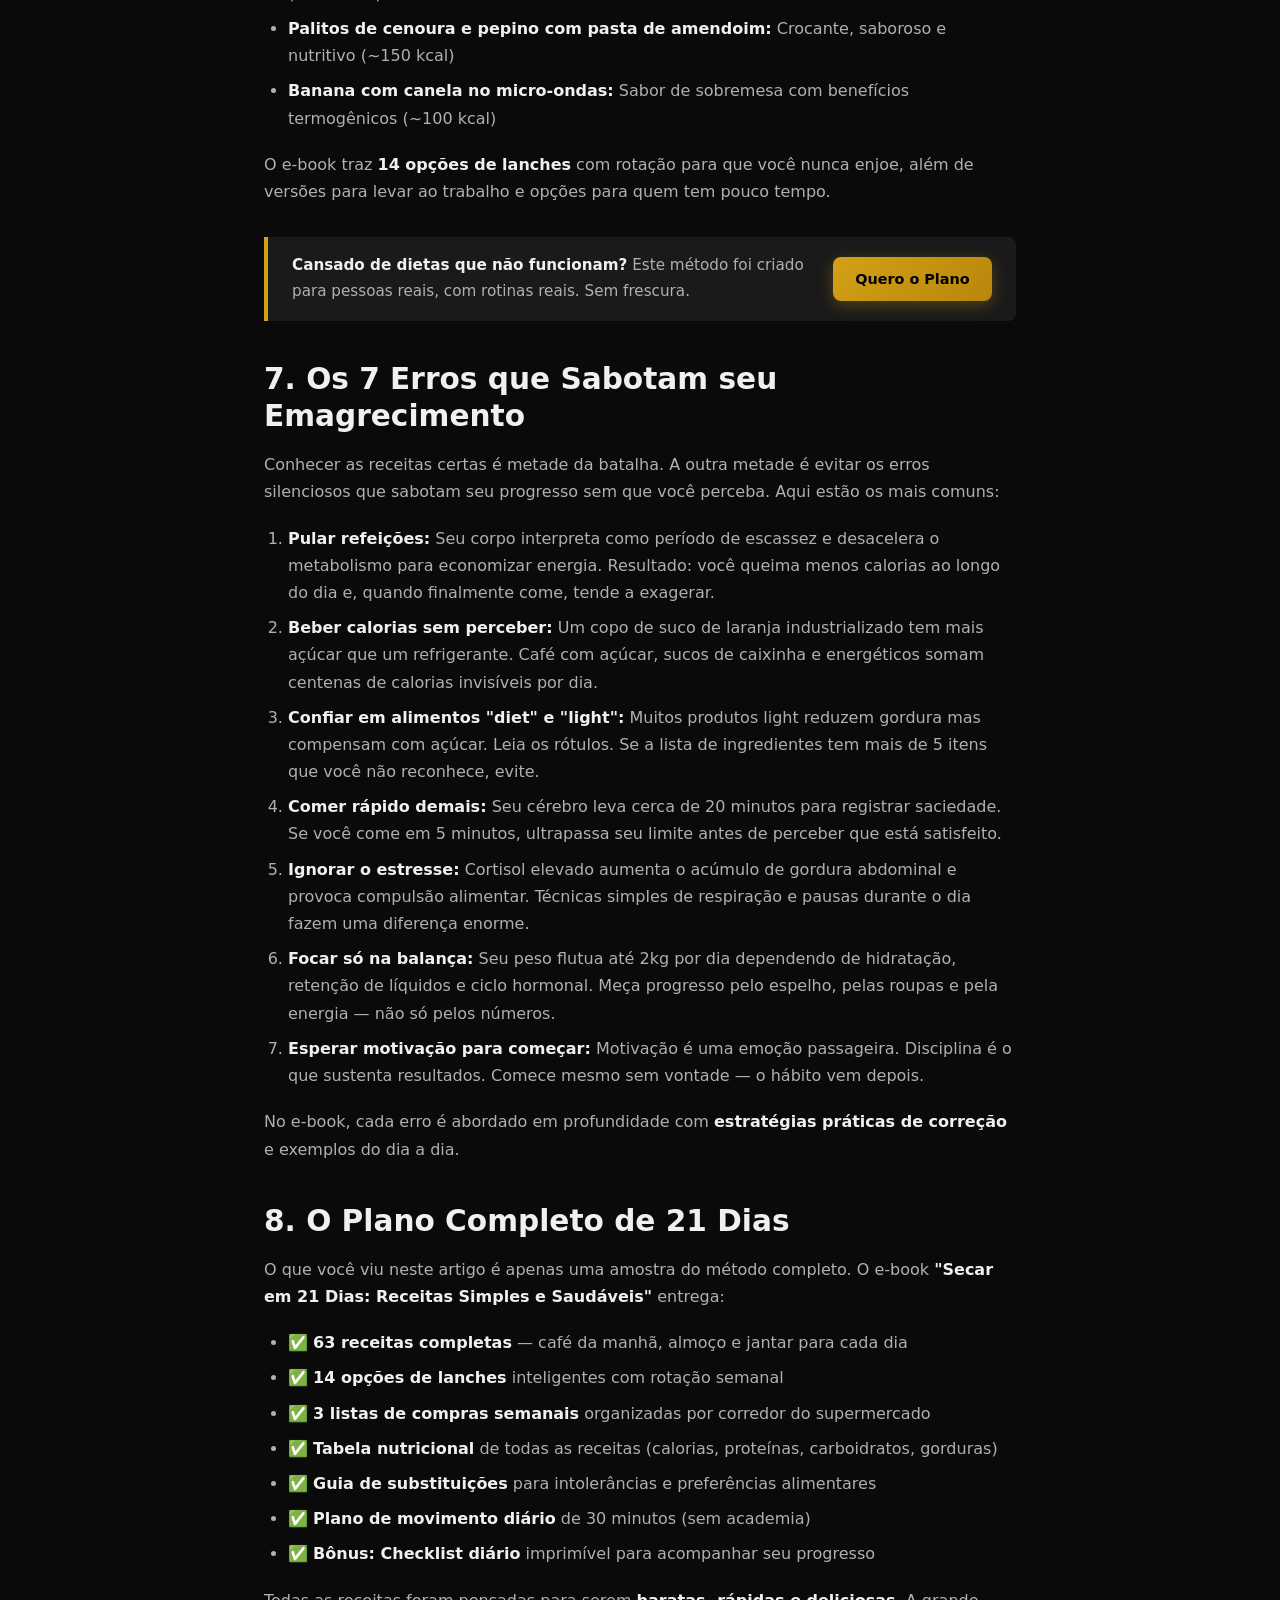
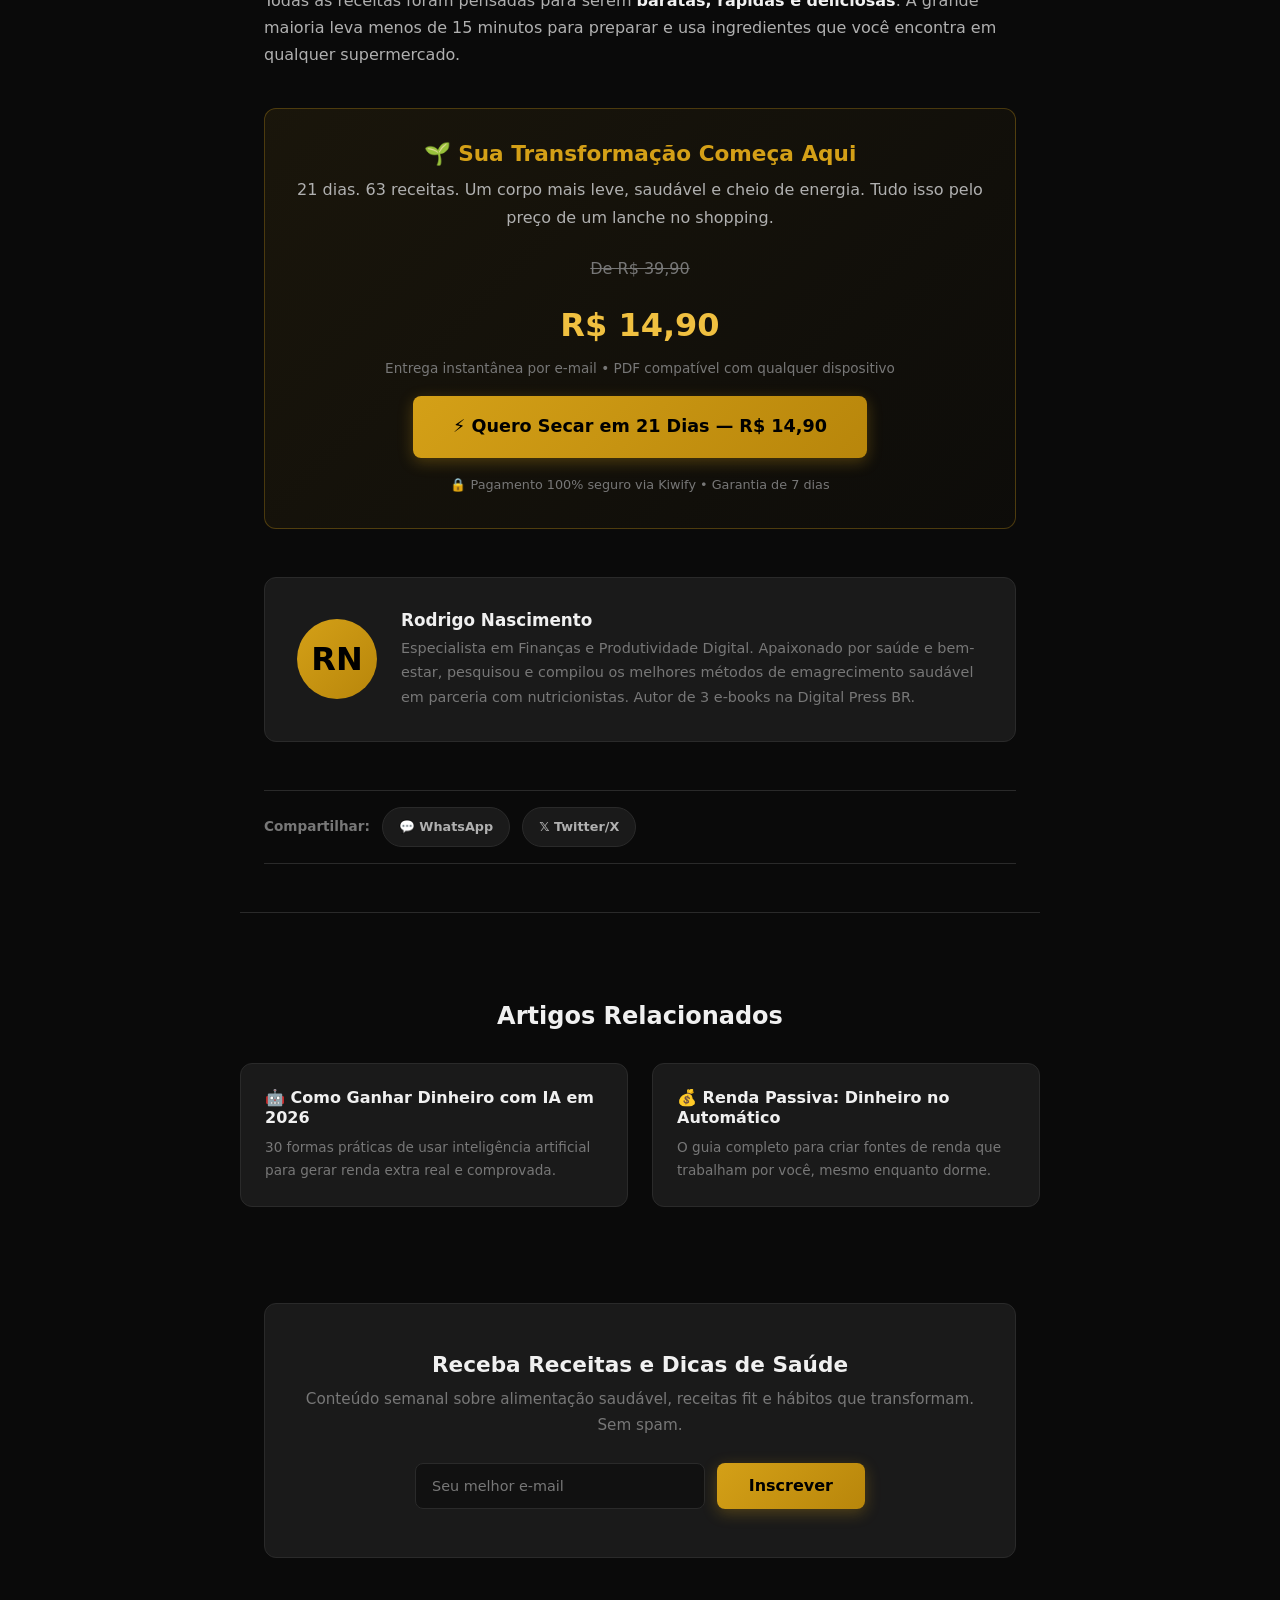
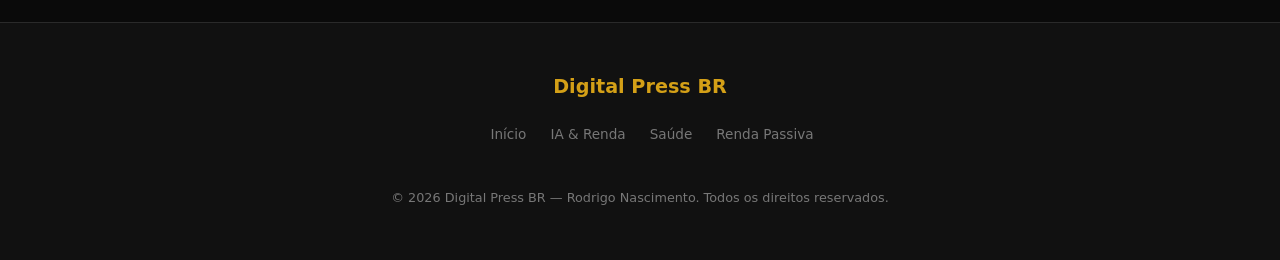
<file: artigo-secar-21-dias.html>
<!DOCTYPE html>
<html lang="pt-BR">
<head>
  <meta charset="UTF-8">
  <meta name="viewport" content="width=device-width, initial-scale=1.0">
  <title>Como Emagrecer em 21 Dias com Receitas Simples e Saudáveis | Digital Press BR</title>
  <meta name="description" content="Descubra como emagrecer em 21 dias com receitas fit fáceis e saudáveis. Cardápios prontos, dicas de nutrição e um plano prático para secar sem sofrimento.">
  <meta name="keywords" content="emagrecer rápido, receitas fit fáceis, secar em 21 dias, dieta para emagrecer, receitas saudáveis para emagrecer, cardápio para secar">
  <meta name="author" content="Rodrigo Nascimento">
  <meta name="robots" content="index, follow">
  <link rel="canonical" href="https://digitalpressbr.com/artigo-secar-21-dias.html">

  <!-- Open Graph -->
  <meta property="og:type" content="article">
  <meta property="og:title" content="Como Emagrecer em 21 Dias com Receitas Simples e Saudáveis">
  <meta property="og:description" content="Receitas fit fáceis, cardápios prontos e dicas de nutrição para secar em 21 dias de forma saudável e sem dietas malucas.">
  <meta property="og:url" content="https://digitalpressbr.com/artigo-secar-21-dias.html">
  <meta property="og:site_name" content="Digital Press BR">
  <meta property="og:locale" content="pt_BR">

  <meta name="twitter:card" content="summary_large_image">
  <meta name="twitter:title" content="Como Emagrecer em 21 Dias com Receitas Simples e Saudáveis">
  <meta name="twitter:description" content="Receitas fit fáceis e cardápios prontos para secar em 21 dias de forma saudável.">

  <link rel="stylesheet" href="style.css">

  <!-- Schema.org Article -->
  <script type="application/ld+json">
  {
    "@context": "https://schema.org",
    "@type": "Article",
    "headline": "Como Emagrecer em 21 Dias com Receitas Simples e Saudáveis",
    "description": "Receitas fit fáceis, cardápios prontos e dicas de nutrição para secar em 21 dias de forma saudável.",
    "author": {
      "@type": "Person",
      "name": "Rodrigo Nascimento"
    },
    "publisher": {
      "@type": "Organization",
      "name": "Digital Press BR"
    },
    "datePublished": "2026-04-02",
    "dateModified": "2026-04-06",
    "mainEntityOfPage": "https://digitalpressbr.com/artigo-secar-21-dias.html"
  }
  </script>
</head>
<body>

  <!-- Header -->
  <header class="site-header">
    <nav class="nav-inner">
      <a href="index.html" class="nav-logo">Digital Press <span>BR</span></a>
      <button class="nav-toggle" onclick="document.querySelector('.nav-links').classList.toggle('active')" aria-label="Abrir menu">&#9776;</button>
      <ul class="nav-links">
        <li><a href="index.html">Início</a></li>
        <li><a href="artigo-renda-extra-ia.html">IA &amp; Renda</a></li>
        <li><a href="artigo-secar-21-dias.html">Saúde</a></li>
        <li><a href="artigo-renda-passiva.html">Renda Passiva</a></li>
      </ul>
    </nav>
  </header>

  <!-- Breadcrumbs -->
  <div class="article-container">
    <nav class="breadcrumbs" aria-label="Breadcrumb">
      <a href="index.html">Início</a> <span>&#8250;</span> Emagrecer em 21 Dias
    </nav>
  </div>

  <!-- Article Header -->
  <div class="article-container">
    <header class="article-header">
      <h1>Como Emagrecer em 21 Dias com Receitas Simples e Saudáveis</h1>
      <div class="article-meta">
        <span class="article-meta-item">&#128100; Rodrigo Nascimento</span>
        <span class="article-meta-item">&#128197; 02 de Abril, 2026</span>
        <span class="article-meta-item">&#9201; 14 min de leitura</span>
      </div>
    </header>
  </div>

  <!-- Article Content -->
  <article class="article-container">

    <!-- TOC -->
    <div class="toc">
      <div class="toc-title">&#128203; Sumário do Artigo</div>
      <ol>
        <li><a href="#por-que-21">Por Que 21 Dias Mudam Tudo</a></li>
        <li><a href="#principios">Os 5 Princípios para Secar Sem Sofrimento</a></li>
        <li><a href="#cafe-manha">Receitas de Café da Manhã Fit</a></li>
        <li><a href="#almoco">Almoços Leves e Nutritivos</a></li>
        <li><a href="#jantar">Jantares que Aceleram o Metabolismo</a></li>
        <li><a href="#lanches">Lanches Inteligentes Entre Refeições</a></li>
        <li><a href="#erros">Os 7 Erros que Sabotam seu Emagrecimento</a></li>
        <li><a href="#ebook">O Plano Completo de 21 Dias</a></li>
      </ol>
    </div>

    <!-- Share -->
    <div class="share-bar">
      <span>Compartilhar:</span>
      <a href="https://api.whatsapp.com/send?text=Como%20Emagrecer%20em%2021%20Dias%20com%20Receitas%20Simples%20https://digitalpressbr.com/artigo-secar-21-dias.html" class="share-btn share-btn-whatsapp" target="_blank" rel="noopener" aria-label="Compartilhar no WhatsApp">&#128172; WhatsApp</a>
      <a href="https://twitter.com/intent/tweet?text=Como%20Emagrecer%20em%2021%20Dias&url=https://digitalpressbr.com/artigo-secar-21-dias.html" class="share-btn" target="_blank" rel="noopener" aria-label="Compartilhar no X">&#120143; Twitter/X</a>
    </div>

    <!-- Intro -->
    <p>Você já tentou emagrecer várias vezes e não conseguiu? Começou uma dieta na segunda-feira e desistiu na quarta? Se a resposta é sim, saiba que você <strong>não está sozinho</strong> — e o problema provavelmente não é falta de disciplina.</p>

    <p>A verdade é que a maioria das dietas populares falha porque são <strong>restritivas demais, complicadas demais e desconectadas da realidade</strong> do dia a dia. Ninguém consegue viver à base de salada sem graça e peito de frango sem tempero por muito tempo.</p>

    <p>Neste artigo, vou te apresentar uma abordagem diferente: um método de <strong>21 dias</strong> baseado em receitas simples, saborosas e acessíveis que qualquer pessoa pode preparar, mesmo sem experiência na cozinha. Vou compartilhar algumas receitas e dicas de amostra — e o e-book completo traz o plano dia a dia com todas as refeições, lista de compras e guia nutricional.</p>

    <blockquote>Emagrecer não precisa ser sinônimo de sofrimento. Precisa ser sinônimo de escolhas inteligentes.</blockquote>

    <!-- Section 1 -->
    <h2 id="por-que-21">1. Por Que 21 Dias Mudam Tudo</h2>

    <p>Pesquisas em neurociência comportamental mostram que o cérebro humano leva aproximadamente <strong>21 dias para consolidar um novo hábito</strong>. Isso significa que, se você conseguir manter uma alimentação saudável por 3 semanas, seu corpo e sua mente se adaptam — e o que antes era esforço passa a ser natural.</p>

    <p>Durante esses 21 dias, acontecem mudanças profundas no seu organismo:</p>

    <ul>
      <li><strong>Dias 1 a 7:</strong> Seu corpo começa a se desinflamar. O inchaço diminui, a disposição aumenta e você já nota diferença na balança (principalmente perda de líquidos retidos)</li>
      <li><strong>Dias 8 a 14:</strong> O metabolismo começa a se regular. Seu corpo passa a queimar gordura de forma mais eficiente, e os desejos por açúcar e ultraprocessados diminuem</li>
      <li><strong>Dias 15 a 21:</strong> A consolidação. Seus novos hábitos alimentares começam a se tornar automáticos. As roupas ficam mais folgadas e a energia durante o dia melhora visivelmente</li>
    </ul>

    <p>O método do nosso e-book foi desenhado para acompanhar essa evolução natural do corpo, com receitas progressivas que respeitam cada fase da adaptação.</p>

    <div class="inline-cta">
      <p><strong>Quer o plano completo?</strong> O e-book traz 63 receitas (3 por dia, 21 dias) com valores nutricionais e lista de compras semanal.</p>
      <a href="https://pay.kiwify.com.br/RzS8HNU" class="btn btn-gold btn-sm" target="_blank" rel="noopener">Ver E-book</a>
    </div>

    <!-- Section 2 -->
    <h2 id="principios">2. Os 5 Princípios para Secar Sem Sofrimento</h2>

    <p>Antes das receitas, é fundamental entender os princípios que sustentam esse método. São eles que fazem a diferença entre perder peso de verdade e apenas passar fome temporariamente.</p>

    <div class="tip-card">
      <h4><span class="tip-number">1</span> Déficit Calórico Inteligente</h4>
      <p>Emagrecer exige consumir menos calorias do que você gasta — mas o segredo está em fazer isso <strong>sem passar fome</strong>. O truque é trocar alimentos de alta caloria e baixa saciedade por alimentos de baixa caloria e alta saciedade. Uma tigela de arroz branco (200 kcal) te deixa com fome em 1 hora. Uma tigela de batata-doce com brócolis e frango desfiado (mesmas 200 kcal) te sustenta por 4 horas.</p>
    </div>

    <div class="tip-card">
      <h4><span class="tip-number">2</span> Proteína em Todas as Refeições</h4>
      <p>A proteína é o macronutriente que mais sacia, que mais acelera o metabolismo (efeito térmico dos alimentos) e que preserva sua massa muscular durante o emagrecimento. Nosso método garante <strong>pelo menos 25g de proteína por refeição</strong>, usando fontes acessíveis como ovos, frango, atum, iogurte natural e leguminosas.</p>
    </div>

    <div class="tip-card">
      <h4><span class="tip-number">3</span> Hidratação Estratégica</h4>
      <p>Beber 2 a 3 litros de água por dia não é clichê — é ciência. A água acelera o metabolismo em até 30% por 40 minutos após o consumo, reduz o apetite e ajuda na eliminação de toxinas. No e-book, ensinamos a preparar <strong>águas saborizadas naturais</strong> que tornam esse hábito muito mais prazeroso.</p>
    </div>

    <div class="tip-card">
      <h4><span class="tip-number">4</span> Sono e Recuperação</h4>
      <p>Dormir menos de 7 horas por noite aumenta a produção de grelina (hormônio da fome) e reduz a leptina (hormônio da saciedade). Resultado: você come mais e queima menos. Incluímos no plano <strong>uma rotina noturna</strong> com chás e alimentos que melhoram a qualidade do sono e potencializam o emagrecimento.</p>
    </div>

    <div class="tip-card">
      <h4><span class="tip-number">5</span> Movimento Diário Simples</h4>
      <p>Não estamos falando de academia ou treinos exaustivos. Uma caminhada de <strong>30 minutos por dia</strong> já é suficiente para potencializar a queima de gordura. O e-book traz sugestões de movimentos simples para cada dia da semana, adequados para todos os níveis de condicionamento.</p>
    </div>

    <!-- Section 3 -->
    <h2 id="cafe-manha">3. Receitas de Café da Manhã Fit</h2>

    <p>O café da manhã é a refeição que define o tom do seu dia. Um café da manhã rico em proteínas e fibras mantém sua glicose estável, evita picos de fome e fornece energia sustentável. Aqui estão duas receitas de amostra:</p>

    <div class="highlight-box">
      <h4>&#127859; Panqueca de Banana com Aveia</h4>
      <p><strong>Ingredientes:</strong> 1 banana madura, 2 ovos, 3 colheres de aveia, 1 colher de chá de canela, pitada de sal.</p>
      <p><strong>Preparo:</strong> Amasse a banana, misture com os ovos batidos e a aveia. Aqueça uma frigideira antiaderente com um fio de óleo de coco. Despeje porções da massa e doure dos dois lados. Sirva com frutas vermelhas por cima.</p>
      <p><strong>Calorias:</strong> ~280 kcal | <strong>Proteínas:</strong> 16g | <strong>Tempo:</strong> 10 minutos</p>
    </div>

    <div class="highlight-box">
      <h4>&#129382; Smoothie Verde Energizante</h4>
      <p><strong>Ingredientes:</strong> 1 folha de couve, 1/2 banana congelada, 1 colher de whey ou pasta de amendoim, 200ml de leite desnatado ou vegetal, gelo a gosto.</p>
      <p><strong>Preparo:</strong> Bata tudo no liquidificador por 40 segundos até ficar cremoso. Se preferir mais doce, adicione 1 colher de chá de mel.</p>
      <p><strong>Calorias:</strong> ~220 kcal | <strong>Proteínas:</strong> 18g | <strong>Tempo:</strong> 5 minutos</p>
    </div>

    <p>No e-book completo, você encontra <strong>7 opções diferentes de café da manhã</strong>, uma para cada dia da semana, com variações para quem prefere opções doces ou salgadas.</p>

    <!-- Section 4 -->
    <h2 id="almoco">4. Almoços Leves e Nutritivos</h2>

    <p>O almoço é a refeição principal do dia para a maioria dos brasileiros. Nosso método não elimina o arroz e feijão — pelo contrário, adapta o prato brasileiro tradicional para uma versão mais saudável e termogênica.</p>

    <div class="highlight-box">
      <h4>&#127858; Prato Brasileiro Turbinado</h4>
      <p><strong>Base:</strong> 3 colheres de arroz integral (ou parboilizado), 2 colheres de feijão, 120g de proteína magra (frango grelhado, peixe ou patinho moído), salada verde à vontade com azeite e limão.</p>
      <p><strong>O diferencial:</strong> Adicione 1 colher de sopa de sementes de chia ou linhaça por cima do feijão. Isso aumenta a saciedade em até 2 horas e adiciona ômega-3 sem alterar o sabor.</p>
      <p><strong>Calorias:</strong> ~420 kcal | <strong>Proteínas:</strong> 32g | <strong>Tempo:</strong> 25 minutos</p>
    </div>

    <p>A chave para um almoço eficiente é a <strong>proporção correta</strong>: metade do prato com vegetais e salada, um quarto com proteína e um quarto com carboidratos complexos. No e-book, cada almoço já vem com as porções calculadas para você não precisar pesar nada.</p>

    <div class="cta-box">
      <h3>&#127860; 63 Receitas para 21 Dias</h3>
      <p>Café da manhã, almoço e jantar planejados para cada dia. Com lista de compras semanal, valores nutricionais e opções para substituição. Tudo simples, barato e delicioso.</p>
      <div class="price-original">De R$ 39,90</div>
      <div class="price-tag">R$ 14,90</div>
      <p style="font-size: 0.85rem; color: var(--text-muted); margin-bottom: 1.5rem;">Acesso imediato ao PDF completo</p>
      <a href="https://pay.kiwify.com.br/RzS8HNU" class="btn btn-gold btn-lg" target="_blank" rel="noopener">&#9889; Quero Minhas 63 Receitas</a>
    </div>

    <!-- Section 5 -->
    <h2 id="jantar">5. Jantares que Aceleram o Metabolismo</h2>

    <p>O jantar é onde a maioria das pessoas erra. Ou come demais (depois de um dia cansativo) ou pula a refeição (o que desacelera o metabolismo). O segredo é um jantar <strong>leve, mas satisfatório</strong>, consumido pelo menos 2 horas antes de dormir.</p>

    <div class="highlight-box">
      <h4>&#127869; Omelete Recheada de Legumes</h4>
      <p><strong>Ingredientes:</strong> 3 ovos, 1/4 de abobrinha picada, 1/4 de pimentão picado, 2 colheres de milho, temperos a gosto (sal, pimenta, orégano), 1 colher de queijo cottage.</p>
      <p><strong>Preparo:</strong> Bata os ovos com os temperos. Refogue os legumes em uma frigideira com azeite. Despeje os ovos por cima e cozinhe em fogo baixo com tampa. Quando firmar, dobre ao meio com o queijo cottage dentro.</p>
      <p><strong>Calorias:</strong> ~310 kcal | <strong>Proteínas:</strong> 24g | <strong>Tempo:</strong> 12 minutos</p>
    </div>

    <p>Outros jantares do e-book incluem <strong>sopa cremosa de abóbora com gengibre</strong>, <strong>wrap de frango com pasta de grão-de-bico</strong> e <strong>salada morna de atum com batata-doce</strong> — todos com menos de 350 calorias e alto teor de proteínas.</p>

    <!-- Section 6 -->
    <h2 id="lanches">6. Lanches Inteligentes Entre Refeições</h2>

    <p>Sentir fome entre as refeições é normal e saudável. O problema está em <strong>como você responde</strong> a essa fome. Biscoitos, salgadinhos e doces são as piores escolhas possíveis. Eles elevam sua glicose rapidamente, causam um pico de insulina e, 30 minutos depois, você está com mais fome do que antes.</p>

    <p>Lanches inteligentes que saciam de verdade:</p>

    <ul>
      <li><strong>Mix de castanhas (30g):</strong> Gorduras boas que saciam por horas (~180 kcal)</li>
      <li><strong>Iogurte natural com sementes de chia:</strong> Proteína + fibra = saciedade total (~120 kcal)</li>
      <li><strong>Ovo cozido com uma fruta:</strong> A combinação perfeita de proteína e carboidrato natural (~140 kcal)</li>
      <li><strong>Palitos de cenoura e pepino com pasta de amendoim:</strong> Crocante, saboroso e nutritivo (~150 kcal)</li>
      <li><strong>Banana com canela no micro-ondas:</strong> Sabor de sobremesa com benefícios termogênicos (~100 kcal)</li>
    </ul>

    <p>O e-book traz <strong>14 opções de lanches</strong> com rotação para que você nunca enjoe, além de versões para levar ao trabalho e opções para quem tem pouco tempo.</p>

    <div class="inline-cta">
      <p><strong>Cansado de dietas que não funcionam?</strong> Este método foi criado para pessoas reais, com rotinas reais. Sem frescura.</p>
      <a href="https://pay.kiwify.com.br/RzS8HNU" class="btn btn-gold btn-sm" target="_blank" rel="noopener">Quero o Plano</a>
    </div>

    <!-- Section 7 -->
    <h2 id="erros">7. Os 7 Erros que Sabotam seu Emagrecimento</h2>

    <p>Conhecer as receitas certas é metade da batalha. A outra metade é evitar os erros silenciosos que sabotam seu progresso sem que você perceba. Aqui estão os mais comuns:</p>

    <ol>
      <li><strong>Pular refeições:</strong> Seu corpo interpreta como período de escassez e desacelera o metabolismo para economizar energia. Resultado: você queima menos calorias ao longo do dia e, quando finalmente come, tende a exagerar.</li>
      <li><strong>Beber calorias sem perceber:</strong> Um copo de suco de laranja industrializado tem mais açúcar que um refrigerante. Café com açúcar, sucos de caixinha e energéticos somam centenas de calorias invisíveis por dia.</li>
      <li><strong>Confiar em alimentos "diet" e "light":</strong> Muitos produtos light reduzem gordura mas compensam com açúcar. Leia os rótulos. Se a lista de ingredientes tem mais de 5 itens que você não reconhece, evite.</li>
      <li><strong>Comer rápido demais:</strong> Seu cérebro leva cerca de 20 minutos para registrar saciedade. Se você come em 5 minutos, ultrapassa seu limite antes de perceber que está satisfeito.</li>
      <li><strong>Ignorar o estresse:</strong> Cortisol elevado aumenta o acúmulo de gordura abdominal e provoca compulsão alimentar. Técnicas simples de respiração e pausas durante o dia fazem uma diferença enorme.</li>
      <li><strong>Focar só na balança:</strong> Seu peso flutua até 2kg por dia dependendo de hidratação, retenção de líquidos e ciclo hormonal. Meça progresso pelo espelho, pelas roupas e pela energia — não só pelos números.</li>
      <li><strong>Esperar motivação para começar:</strong> Motivação é uma emoção passageira. Disciplina é o que sustenta resultados. Comece mesmo sem vontade — o hábito vem depois.</li>
    </ol>

    <p>No e-book, cada erro é abordado em profundidade com <strong>estratégias práticas de correção</strong> e exemplos do dia a dia.</p>

    <!-- Section 8 - Final CTA -->
    <h2 id="ebook">8. O Plano Completo de 21 Dias</h2>

    <p>O que você viu neste artigo é apenas uma amostra do método completo. O e-book <strong>"Secar em 21 Dias: Receitas Simples e Saudáveis"</strong> entrega:</p>

    <ul>
      <li>&#9989; <strong>63 receitas completas</strong> — café da manhã, almoço e jantar para cada dia</li>
      <li>&#9989; <strong>14 opções de lanches</strong> inteligentes com rotação semanal</li>
      <li>&#9989; <strong>3 listas de compras semanais</strong> organizadas por corredor do supermercado</li>
      <li>&#9989; <strong>Tabela nutricional</strong> de todas as receitas (calorias, proteínas, carboidratos, gorduras)</li>
      <li>&#9989; <strong>Guia de substituições</strong> para intolerâncias e preferências alimentares</li>
      <li>&#9989; <strong>Plano de movimento diário</strong> de 30 minutos (sem academia)</li>
      <li>&#9989; <strong>Bônus: Checklist diário</strong> imprimível para acompanhar seu progresso</li>
    </ul>

    <p>Todas as receitas foram pensadas para serem <strong>baratas, rápidas e deliciosas</strong>. A grande maioria leva menos de 15 minutos para preparar e usa ingredientes que você encontra em qualquer supermercado.</p>

    <div class="cta-box">
      <h3>&#127793; Sua Transformação Começa Aqui</h3>
      <p>21 dias. 63 receitas. Um corpo mais leve, saudável e cheio de energia. Tudo isso pelo preço de um lanche no shopping.</p>
      <div class="price-original">De R$ 39,90</div>
      <div class="price-tag">R$ 14,90</div>
      <p style="font-size: 0.85rem; color: var(--text-muted); margin-bottom: 1rem;">Entrega instantânea por e-mail &bull; PDF compatível com qualquer dispositivo</p>
      <a href="https://pay.kiwify.com.br/RzS8HNU" class="btn btn-gold btn-lg" target="_blank" rel="noopener">&#9889; Quero Secar em 21 Dias — R$ 14,90</a>
      <p style="font-size: 0.8rem; color: var(--text-muted); margin-top: 1rem; margin-bottom: 0;">&#128274; Pagamento 100% seguro via Kiwify &bull; Garantia de 7 dias</p>
    </div>

    <!-- Author Bio -->
    <div class="author-bio">
      <div class="author-avatar" aria-hidden="true">RN</div>
      <div class="author-info">
        <h4>Rodrigo Nascimento</h4>
        <p>Especialista em Finanças e Produtividade Digital. Apaixonado por saúde e bem-estar, pesquisou e compilou os melhores métodos de emagrecimento saudável em parceria com nutricionistas. Autor de 3 e-books na Digital Press BR.</p>
      </div>
    </div>

    <!-- Share -->
    <div class="share-bar">
      <span>Compartilhar:</span>
      <a href="https://api.whatsapp.com/send?text=Como%20Emagrecer%20em%2021%20Dias%20com%20Receitas%20Simples%20https://digitalpressbr.com/artigo-secar-21-dias.html" class="share-btn share-btn-whatsapp" target="_blank" rel="noopener" aria-label="Compartilhar no WhatsApp">&#128172; WhatsApp</a>
      <a href="https://twitter.com/intent/tweet?text=Como%20Emagrecer%20em%2021%20Dias&url=https://digitalpressbr.com/artigo-secar-21-dias.html" class="share-btn" target="_blank" rel="noopener" aria-label="Compartilhar no X">&#120143; Twitter/X</a>
    </div>

  </article>

  <!-- Related Articles -->
  <section class="article-container related-section">
    <h2>Artigos Relacionados</h2>
    <div class="related-grid">
      <a href="artigo-renda-extra-ia.html" class="related-card">
        <h3>&#129302; Como Ganhar Dinheiro com IA em 2026</h3>
        <p>30 formas práticas de usar inteligência artificial para gerar renda extra real e comprovada.</p>
      </a>
      <a href="artigo-renda-passiva.html" class="related-card">
        <h3>&#128176; Renda Passiva: Dinheiro no Automático</h3>
        <p>O guia completo para criar fontes de renda que trabalham por você, mesmo enquanto dorme.</p>
      </a>
    </div>
  </section>

  <!-- Newsletter -->
  <section class="article-container">
    <div class="newsletter">
      <h3>Receba Receitas e Dicas de Saúde</h3>
      <p>Conteúdo semanal sobre alimentação saudável, receitas fit e hábitos que transformam. Sem spam.</p>
      <form class="newsletter-form" onsubmit="event.preventDefault(); this.querySelector('input').value='Inscrito com sucesso!'; this.querySelector('input').disabled=true;">
        <input type="email" placeholder="Seu melhor e-mail" required aria-label="Endereço de e-mail">
        <button type="submit" class="btn btn-gold">Inscrever</button>
      </form>
    </div>
  </section>

  <!-- Footer -->
  <footer class="site-footer">
    <div class="footer-inner">
      <div class="footer-logo">Digital Press BR</div>
      <ul class="footer-links">
        <li><a href="index.html">Início</a></li>
        <li><a href="artigo-renda-extra-ia.html">IA &amp; Renda</a></li>
        <li><a href="artigo-secar-21-dias.html">Saúde</a></li>
        <li><a href="artigo-renda-passiva.html">Renda Passiva</a></li>
      </ul>
      <p class="footer-copy">&copy; 2026 Digital Press BR &mdash; Rodrigo Nascimento. Todos os direitos reservados.</p>
    </div>
  </footer>

  <!-- Sticky Mobile CTA -->
  <div class="sticky-cta">
    <a href="https://pay.kiwify.com.br/RzS8HNU" class="btn btn-gold" target="_blank" rel="noopener">&#127793; Secar em 21 Dias — R$ 14,90</a>
  </div>

</body>
</html>
</file>
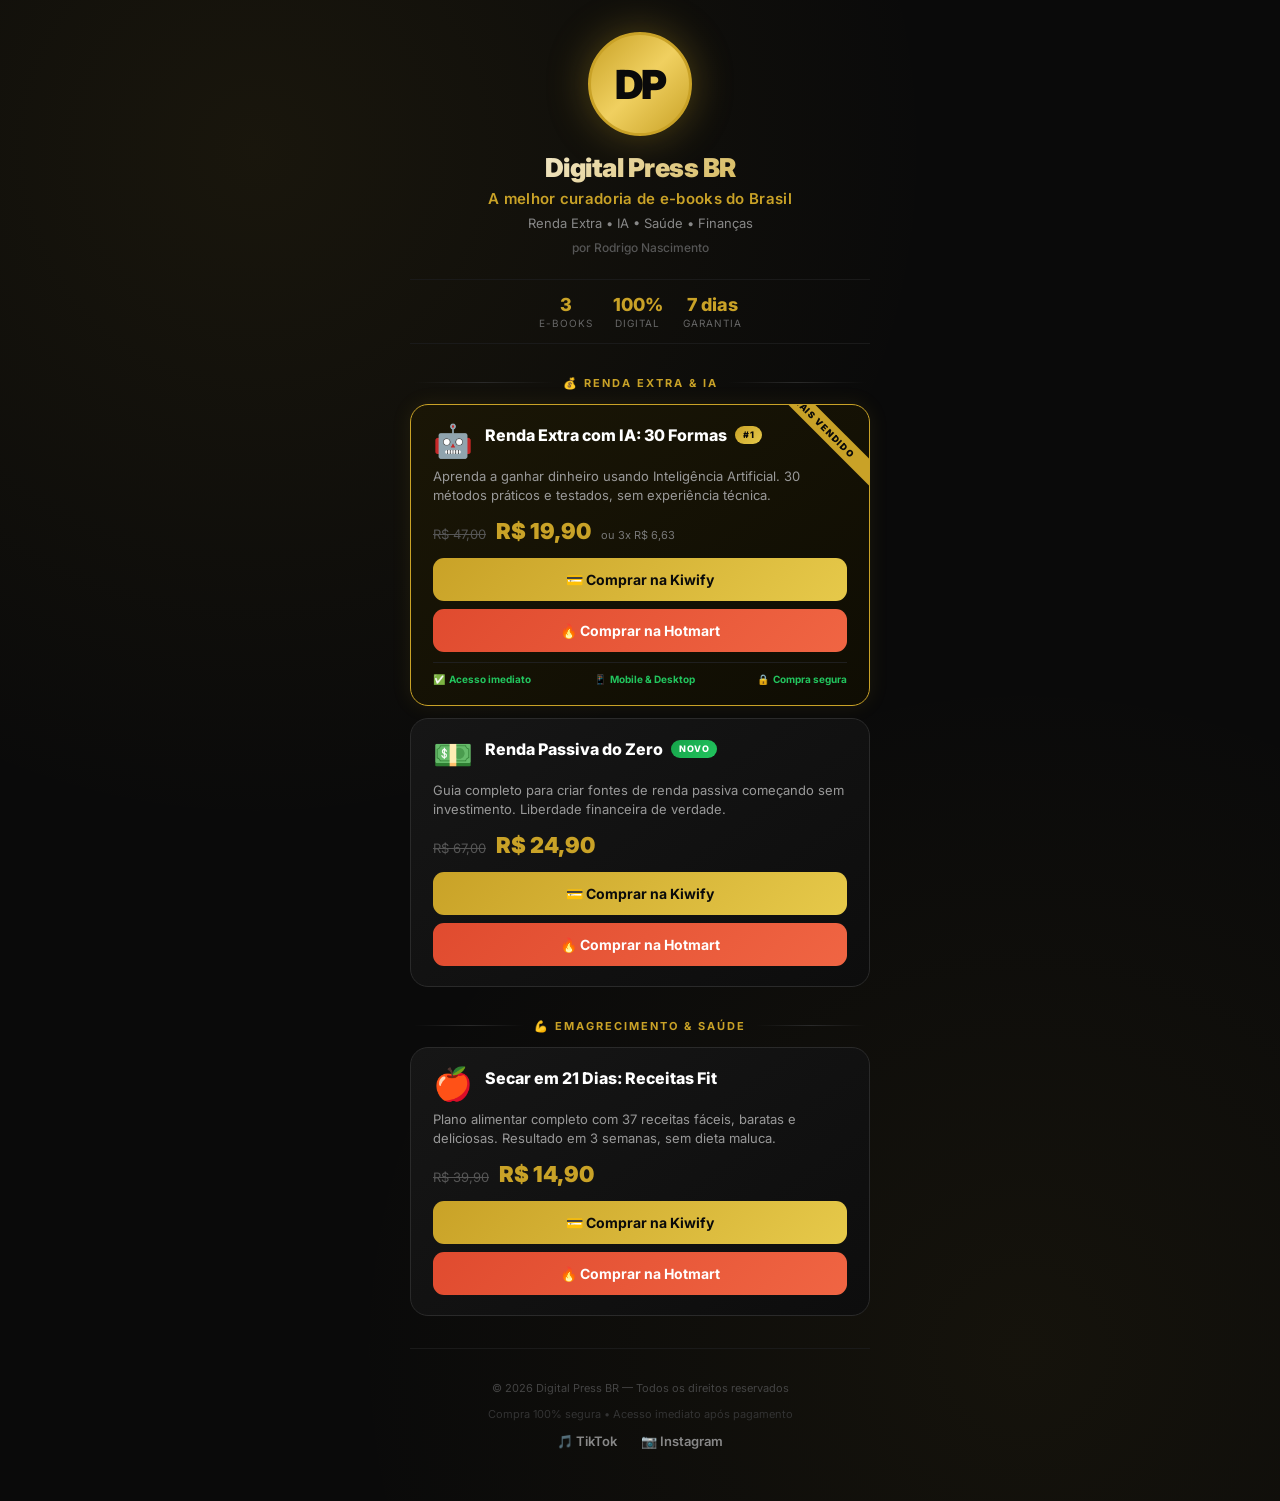
<file: links.html>
<!DOCTYPE html>
<html lang="pt-BR">
<head>
    <meta charset="UTF-8">
    <meta name="viewport" content="width=device-width, initial-scale=1.0">
    <title>Digital Press BR — Curadoria de E-books que Transformam Vidas</title>
    <meta name="description" content="Os melhores e-books de Renda Extra com IA, Emagrecimento e Finanças. Curadoria selecionada por Rodrigo Nascimento.">
    <meta property="og:title" content="Digital Press BR — E-books Exclusivos">
    <meta property="og:description" content="Curadoria dos melhores e-books de Renda Extra, Saúde e Finanças">
    <style>
        @import url('https://fonts.googleapis.com/css2?family=Inter:wght@400;500;600;700;800;900&display=swap');
        * { margin: 0; padding: 0; box-sizing: border-box; }
        body {
            font-family: 'Inter', sans-serif;
            background: #0a0a0a;
            color: #ffffff;
            min-height: 100vh;
            display: flex;
            justify-content: center;
            align-items: flex-start;
            padding: 32px 16px;
            background-image:
                radial-gradient(circle at 20% 10%, rgba(201, 162, 39, 0.08), transparent 40%),
                radial-gradient(circle at 80% 90%, rgba(201, 162, 39, 0.06), transparent 40%);
        }
        .container { max-width: 460px; width: 100%; }
        .profile { text-align: center; margin-bottom: 24px; }
        .avatar {
            width: 104px; height: 104px; border-radius: 50%;
            background: linear-gradient(135deg, #c9a227, #f0d060, #c9a227);
            display: flex; align-items: center; justify-content: center;
            margin: 0 auto 16px; font-size: 40px; font-weight: 900;
            color: #0a0a0a; letter-spacing: -2px;
            border: 3px solid #c9a227;
            box-shadow: 0 0 40px rgba(201, 162, 39, 0.35);
            animation: pulse 2.5s ease-in-out infinite;
        }
        @keyframes pulse {
            0%, 100% { box-shadow: 0 0 30px rgba(201, 162, 39, 0.3); }
            50% { box-shadow: 0 0 50px rgba(201, 162, 39, 0.55); }
        }
        .profile h1 {
            font-size: 26px; font-weight: 900; margin-bottom: 6px;
            background: linear-gradient(135deg, #ffffff, #c9a227);
            -webkit-background-clip: text; -webkit-text-fill-color: transparent;
            background-clip: text;
            letter-spacing: -0.5px;
        }
        .profile .tagline {
            font-size: 15px; color: #c9a227; font-weight: 600;
            margin-bottom: 6px; letter-spacing: 0.3px;
        }
        .profile .niches {
            font-size: 13px; color: #888; line-height: 1.5;
        }
        .profile .author {
            font-size: 12px; color: #555; margin-top: 6px;
            font-weight: 500;
        }
        .stats {
            display: flex; justify-content: center; gap: 20px;
            margin: 20px 0 32px; padding: 14px 0;
            border-top: 1px solid #1a1a1a;
            border-bottom: 1px solid #1a1a1a;
        }
        .stat {
            text-align: center;
        }
        .stat-number {
            font-size: 18px; font-weight: 800; color: #c9a227;
            display: block;
        }
        .stat-label {
            font-size: 10px; color: #666; text-transform: uppercase;
            letter-spacing: 1px; margin-top: 2px;
        }
        .section-title {
            font-size: 11px; font-weight: 700;
            color: #c9a227; text-transform: uppercase;
            letter-spacing: 2px; margin: 32px 0 14px;
            padding: 0 4px; display: flex; align-items: center; gap: 10px;
        }
        .section-title::before, .section-title::after {
            content: ''; flex: 1; height: 1px;
            background: linear-gradient(90deg, transparent, #2a2a2a, transparent);
        }
        .links { display: flex; flex-direction: column; gap: 12px; }
        .link-card {
            background: linear-gradient(145deg, #161616, #0d0d0d);
            border: 1px solid #2a2a2a;
            border-radius: 18px;
            padding: 20px 22px;
            transition: all 0.3s ease;
            position: relative;
            overflow: hidden;
        }
        .link-card::before {
            content: ''; position: absolute; top: 0; left: 0; right: 0; height: 2px;
            background: linear-gradient(90deg, transparent, #c9a227, transparent);
            opacity: 0; transition: opacity 0.3s ease;
        }
        .link-card:hover {
            border-color: #c9a227;
            transform: translateY(-2px);
            box-shadow: 0 12px 40px rgba(201, 162, 39, 0.2);
        }
        .link-card:hover::before { opacity: 1; }
        .card-header {
            display: flex; align-items: flex-start; gap: 12px; margin-bottom: 10px;
        }
        .card-icon {
            font-size: 32px; line-height: 1;
            flex-shrink: 0;
        }
        .card-header-text { flex: 1; min-width: 0; }
        .card-title {
            font-size: 16px; font-weight: 800; color: #fff;
            margin-bottom: 4px; line-height: 1.3;
            display: flex; align-items: center; flex-wrap: wrap; gap: 8px;
        }
        .card-subtitle {
            font-size: 13px; color: #999;
            line-height: 1.5; margin-bottom: 12px;
        }
        .card-price {
            display: flex; align-items: baseline; gap: 10px;
            margin-bottom: 14px;
        }
        .price-old {
            font-size: 13px; color: #555;
            text-decoration: line-through;
        }
        .price-new {
            font-size: 22px; font-weight: 900; color: #c9a227;
        }
        .price-install {
            font-size: 11px; color: #777;
        }
        .badge {
            display: inline-block;
            background: linear-gradient(135deg, #c9a227, #e6c94a);
            color: #0a0a0a; font-size: 9px; font-weight: 800;
            padding: 3px 8px; border-radius: 20px;
            text-transform: uppercase; letter-spacing: 0.5px;
            white-space: nowrap;
        }
        .badge.red {
            background: linear-gradient(135deg, #e04b2f, #f06543);
            color: #fff;
        }
        .badge.green {
            background: linear-gradient(135deg, #16a34a, #22c55e);
            color: #fff;
        }
        .badge.blue {
            background: linear-gradient(135deg, #2563eb, #3b82f6);
            color: #fff;
        }
        .buy-buttons {
            display: flex; flex-direction: column; gap: 8px;
        }
        .btn-buy {
            display: flex; align-items: center; justify-content: center; gap: 8px;
            text-decoration: none;
            padding: 13px 20px; border-radius: 11px;
            font-family: 'Inter', sans-serif; font-size: 14px; font-weight: 700;
            text-align: center; transition: all 0.2s ease;
            position: relative; overflow: hidden;
        }
        .btn-kiwify { background: linear-gradient(135deg, #c9a227, #e6c94a); color: #0a0a0a; }
        .btn-kiwify:hover {
            background: linear-gradient(135deg, #d4ad2e, #f0d860);
            transform: scale(1.02); box-shadow: 0 4px 20px rgba(201, 162, 39, 0.4);
        }
        .btn-hotmart { background: linear-gradient(135deg, #e04b2f, #f06543); color: #ffffff; }
        .btn-hotmart:hover {
            background: linear-gradient(135deg, #e85a40, #f47a5a);
            transform: scale(1.02); box-shadow: 0 4px 20px rgba(224, 75, 47, 0.4);
        }
        .trust-row {
            display: flex; justify-content: space-between;
            padding-top: 10px; margin-top: 10px;
            border-top: 1px solid #1f1f1f;
            font-size: 10px; color: #666;
        }
        .trust-item {
            display: flex; align-items: center; gap: 4px;
        }
        .trust-item span { color: #22c55e; font-weight: 700; }
        .featured {
            border-color: #c9a227;
            background: linear-gradient(145deg, #1a1606, #0f0d03);
            box-shadow: 0 0 20px rgba(201, 162, 39, 0.1);
        }
        .featured::after {
            content: 'MAIS VENDIDO';
            position: absolute; top: 12px; right: -32px;
            background: #c9a227; color: #0a0a0a;
            font-size: 9px; font-weight: 900;
            padding: 4px 36px; transform: rotate(45deg);
            letter-spacing: 1px;
        }
        .footer {
            text-align: center; padding: 32px 0 20px;
            margin-top: 32px;
            border-top: 1px solid #1a1a1a;
        }
        .footer p { font-size: 11px; color: #444; margin-bottom: 12px; }
        .footer .social {
            display: flex; justify-content: center; gap: 24px;
        }
        .footer .social a {
            color: #888; text-decoration: none; font-size: 13px;
            font-weight: 600; transition: color 0.3s;
            display: flex; align-items: center; gap: 6px;
        }
        .footer .social a:hover { color: #c9a227; }
    </style>
</head>
<body>
    <div class="container">
        <div class="profile">
            <div class="avatar">DP</div>
            <h1>Digital Press BR</h1>
            <p class="tagline">A melhor curadoria de e-books do Brasil</p>
            <p class="niches">Renda Extra &bull; IA &bull; Sa&uacute;de &bull; Finan&ccedil;as</p>
            <p class="author">por Rodrigo Nascimento</p>
        </div>

        <div class="stats">
            <div class="stat">
                <span class="stat-number">3</span>
                <div class="stat-label">E-books</div>
            </div>
            <div class="stat">
                <span class="stat-number">100%</span>
                <div class="stat-label">Digital</div>
            </div>
            <div class="stat">
                <span class="stat-number">7 dias</span>
                <div class="stat-label">Garantia</div>
            </div>
        </div>

        <!-- ================ RENDA EXTRA & IA ================ -->
        <div class="section-title">&#x1F4B0; Renda Extra &amp; IA</div>
        <div class="links">

            <div class="link-card featured">
                <div class="card-header">
                    <div class="card-icon">&#x1F916;</div>
                    <div class="card-header-text">
                        <div class="card-title">Renda Extra com IA: 30 Formas <span class="badge">#1</span></div>
                    </div>
                </div>
                <div class="card-subtitle">Aprenda a ganhar dinheiro usando Intelig&ecirc;ncia Artificial. 30 m&eacute;todos pr&aacute;ticos e testados, sem experi&ecirc;ncia t&eacute;cnica.</div>
                <div class="card-price">
                    <span class="price-old">R$ 47,00</span>
                    <span class="price-new">R$ 19,90</span>
                    <span class="price-install">ou 3x R$ 6,63</span>
                </div>
                <div class="buy-buttons">
                    <a href="https://pay.kiwify.com.br/0fVNIzo" target="_blank" class="btn-buy btn-kiwify">&#x1F4B3; Comprar na Kiwify</a>
                    <a href="https://go.hotmart.com/R105200773Q" target="_blank" class="btn-buy btn-hotmart">&#x1F525; Comprar na Hotmart</a>
                </div>
                <div class="trust-row">
                    <div class="trust-item">&#x2705; <span>Acesso imediato</span></div>
                    <div class="trust-item">&#x1F4F1; <span>Mobile &amp; Desktop</span></div>
                    <div class="trust-item">&#x1F512; <span>Compra segura</span></div>
                </div>
            </div>

            <div class="link-card">
                <div class="card-header">
                    <div class="card-icon">&#x1F4B5;</div>
                    <div class="card-header-text">
                        <div class="card-title">Renda Passiva do Zero <span class="badge green">NOVO</span></div>
                    </div>
                </div>
                <div class="card-subtitle">Guia completo para criar fontes de renda passiva come&ccedil;ando sem investimento. Liberdade financeira de verdade.</div>
                <div class="card-price">
                    <span class="price-old">R$ 67,00</span>
                    <span class="price-new">R$ 24,90</span>
                </div>
                <div class="buy-buttons">
                    <a href="https://pay.kiwify.com.br/fjix7TF" target="_blank" class="btn-buy btn-kiwify">&#x1F4B3; Comprar na Kiwify</a>
                    <a href="https://go.hotmart.com/O105200847A" target="_blank" class="btn-buy btn-hotmart">&#x1F525; Comprar na Hotmart</a>
                </div>
            </div>

        </div>

        <!-- ================ EMAGRECIMENTO & SA&Uacute;DE ================ -->
        <div class="section-title">&#x1F4AA; Emagrecimento &amp; Sa&uacute;de</div>
        <div class="links">

            <div class="link-card">
                <div class="card-header">
                    <div class="card-icon">&#x1F34E;</div>
                    <div class="card-header-text">
                        <div class="card-title">Secar em 21 Dias: Receitas Fit</div>
                    </div>
                </div>
                <div class="card-subtitle">Plano alimentar completo com 37 receitas f&aacute;ceis, baratas e deliciosas. Resultado em 3 semanas, sem dieta maluca.</div>
                <div class="card-price">
                    <span class="price-old">R$ 39,90</span>
                    <span class="price-new">R$ 14,90</span>
                </div>
                <div class="buy-buttons">
                    <a href="https://pay.kiwify.com.br/RzS8HNU" target="_blank" class="btn-buy btn-kiwify">&#x1F4B3; Comprar na Kiwify</a>
                    <a href="https://go.hotmart.com/U105200820D" target="_blank" class="btn-buy btn-hotmart">&#x1F525; Comprar na Hotmart</a>
                </div>
            </div>

        </div>

        <div class="footer">
            <p>&copy; 2026 Digital Press BR &mdash; Todos os direitos reservados</p>
            <p style="margin-top:4px;color:#333;">Compra 100% segura &bull; Acesso imediato ap&oacute;s pagamento</p>
            <div class="social">
                <a href="https://www.tiktok.com/@digitalpressbr" target="_blank">&#x1F3B5; TikTok</a>
                <a href="https://www.instagram.com/digitalpressbr" target="_blank">&#x1F4F7; Instagram</a>
            </div>
        </div>
    </div>
</body>
</html>
</file>
<file: style.css>
/* ============================================
   Digital Press BR — Stylesheet Principal
   Dark Premium Theme with Gold Accents
   ============================================ */

/* --- Reset & Base --- */
*, *::before, *::after {
  box-sizing: border-box;
  margin: 0;
  padding: 0;
}

:root {
  --bg-primary: #0a0a0a;
  --bg-secondary: #111111;
  --bg-card: #1a1a1a;
  --bg-card-hover: #222222;
  --gold: #d4a017;
  --gold-light: #f0c040;
  --gold-dark: #b8860b;
  --gold-glow: rgba(212, 160, 23, 0.15);
  --text-primary: #f0f0f0;
  --text-secondary: #b0b0b0;
  --text-muted: #777777;
  --border-color: #2a2a2a;
  --border-gold: rgba(212, 160, 23, 0.3);
  --success: #22c55e;
  --danger: #ef4444;
  --font-body: 'Segoe UI', 'DejaVu Sans', 'Helvetica Neue', Arial, sans-serif;
  --font-heading: 'Segoe UI', 'DejaVu Sans', 'Helvetica Neue', Arial, sans-serif;
  --max-width: 1200px;
  --article-width: 800px;
  --radius: 12px;
  --radius-sm: 8px;
  --shadow-card: 0 4px 24px rgba(0,0,0,0.4);
  --shadow-gold: 0 0 30px rgba(212, 160, 23, 0.08);
  --transition: 0.3s ease;
}

html {
  scroll-behavior: smooth;
  font-size: 16px;
}

body {
  font-family: var(--font-body);
  background-color: var(--bg-primary);
  color: var(--text-primary);
  line-height: 1.7;
  -webkit-font-smoothing: antialiased;
  -moz-osx-font-smoothing: grayscale;
}

a {
  color: var(--gold);
  text-decoration: none;
  transition: color var(--transition);
}
a:hover {
  color: var(--gold-light);
}

img {
  max-width: 100%;
  height: auto;
}

/* --- Typography --- */
h1, h2, h3, h4 {
  font-family: var(--font-heading);
  font-weight: 700;
  line-height: 1.25;
  color: var(--text-primary);
}

h1 { font-size: 2.5rem; margin-bottom: 1rem; }
h2 { font-size: 1.85rem; margin-top: 2.5rem; margin-bottom: 1rem; }
h3 { font-size: 1.35rem; margin-top: 2rem; margin-bottom: 0.75rem; }

p {
  margin-bottom: 1.2rem;
  color: var(--text-secondary);
}

ul, ol {
  margin-bottom: 1.2rem;
  padding-left: 1.5rem;
  color: var(--text-secondary);
}

li {
  margin-bottom: 0.5rem;
}

strong {
  color: var(--text-primary);
  font-weight: 600;
}

blockquote {
  border-left: 4px solid var(--gold);
  padding: 1rem 1.5rem;
  margin: 1.5rem 0;
  background: var(--bg-card);
  border-radius: 0 var(--radius-sm) var(--radius-sm) 0;
  color: var(--text-secondary);
  font-style: italic;
}

/* --- Layout --- */
.container {
  max-width: var(--max-width);
  margin: 0 auto;
  padding: 0 1.5rem;
}

.article-container {
  max-width: var(--article-width);
  margin: 0 auto;
  padding: 0 1.5rem;
}

/* --- Header / Nav --- */
.site-header {
  background: var(--bg-secondary);
  border-bottom: 1px solid var(--border-color);
  padding: 1rem 0;
  position: sticky;
  top: 0;
  z-index: 100;
  backdrop-filter: blur(10px);
  -webkit-backdrop-filter: blur(10px);
}

.nav-inner {
  display: flex;
  align-items: center;
  justify-content: space-between;
  max-width: var(--max-width);
  margin: 0 auto;
  padding: 0 1.5rem;
}

.nav-logo {
  font-size: 1.3rem;
  font-weight: 700;
  color: var(--gold);
  letter-spacing: -0.5px;
}
.nav-logo span {
  color: var(--text-muted);
  font-weight: 400;
}

.nav-links {
  display: flex;
  gap: 1.5rem;
  list-style: none;
}
.nav-links a {
  color: var(--text-secondary);
  font-size: 0.9rem;
  font-weight: 500;
  transition: color var(--transition);
}
.nav-links a:hover {
  color: var(--gold);
}

.nav-toggle {
  display: none;
  background: none;
  border: none;
  color: var(--text-primary);
  font-size: 1.5rem;
  cursor: pointer;
}

/* --- Hero Section --- */
.hero {
  text-align: center;
  padding: 5rem 1.5rem 4rem;
  background: linear-gradient(180deg, var(--bg-secondary) 0%, var(--bg-primary) 100%);
  position: relative;
  overflow: hidden;
}

.hero::before {
  content: '';
  position: absolute;
  top: -50%;
  left: 50%;
  transform: translateX(-50%);
  width: 600px;
  height: 600px;
  background: radial-gradient(circle, var(--gold-glow) 0%, transparent 70%);
  pointer-events: none;
}

.hero-badge {
  display: inline-block;
  background: rgba(212, 160, 23, 0.1);
  border: 1px solid var(--border-gold);
  color: var(--gold);
  font-size: 0.8rem;
  font-weight: 600;
  padding: 0.4rem 1rem;
  border-radius: 100px;
  margin-bottom: 1.5rem;
  letter-spacing: 1px;
  text-transform: uppercase;
}

.hero h1 {
  font-size: 3rem;
  max-width: 700px;
  margin: 0 auto 1rem;
  background: linear-gradient(135deg, var(--text-primary) 0%, var(--gold-light) 100%);
  -webkit-background-clip: text;
  -webkit-text-fill-color: transparent;
  background-clip: text;
}

.hero p {
  font-size: 1.15rem;
  max-width: 550px;
  margin: 0 auto 2rem;
  color: var(--text-muted);
}

/* --- CTA Buttons --- */
.btn {
  display: inline-flex;
  align-items: center;
  gap: 0.5rem;
  padding: 0.85rem 2rem;
  font-size: 1rem;
  font-weight: 600;
  border: none;
  border-radius: var(--radius-sm);
  cursor: pointer;
  transition: all var(--transition);
  text-decoration: none;
  font-family: var(--font-body);
}

.btn-gold {
  background: linear-gradient(135deg, var(--gold) 0%, var(--gold-dark) 100%);
  color: #000;
  box-shadow: 0 4px 15px rgba(212, 160, 23, 0.3);
}
.btn-gold:hover {
  transform: translateY(-2px);
  box-shadow: 0 6px 25px rgba(212, 160, 23, 0.45);
  color: #000;
}

.btn-outline {
  background: transparent;
  color: var(--gold);
  border: 2px solid var(--gold);
}
.btn-outline:hover {
  background: var(--gold);
  color: #000;
  transform: translateY(-2px);
}

.btn-sm {
  padding: 0.6rem 1.4rem;
  font-size: 0.9rem;
}

.btn-lg {
  padding: 1rem 2.5rem;
  font-size: 1.1rem;
}

/* --- Cards Grid --- */
.cards-section {
  padding: 4rem 0;
}

.section-title {
  text-align: center;
  margin-bottom: 0.5rem;
}

.section-subtitle {
  text-align: center;
  color: var(--text-muted);
  margin-bottom: 3rem;
  font-size: 1.05rem;
}

.cards-grid {
  display: grid;
  grid-template-columns: repeat(3, 1fr);
  gap: 2rem;
}

.card {
  background: var(--bg-card);
  border: 1px solid var(--border-color);
  border-radius: var(--radius);
  overflow: hidden;
  transition: all var(--transition);
  display: flex;
  flex-direction: column;
}
.card:hover {
  border-color: var(--border-gold);
  transform: translateY(-4px);
  box-shadow: var(--shadow-gold);
}

.card-icon {
  height: 200px;
  display: flex;
  align-items: center;
  justify-content: center;
  font-size: 4rem;
  background: linear-gradient(135deg, var(--bg-secondary) 0%, #1e1e1e 100%);
  border-bottom: 1px solid var(--border-color);
}

.card-body {
  padding: 1.5rem;
  flex-grow: 1;
  display: flex;
  flex-direction: column;
}

.card-tag {
  display: inline-block;
  font-size: 0.7rem;
  font-weight: 600;
  text-transform: uppercase;
  letter-spacing: 1px;
  color: var(--gold);
  margin-bottom: 0.75rem;
}

.card-body h3 {
  font-size: 1.2rem;
  margin-top: 0;
  margin-bottom: 0.75rem;
  line-height: 1.35;
}

.card-body p {
  font-size: 0.9rem;
  color: var(--text-muted);
  flex-grow: 1;
}

.card-footer {
  padding: 1rem 1.5rem;
  border-top: 1px solid var(--border-color);
  display: flex;
  align-items: center;
  justify-content: space-between;
}

.card-price {
  font-size: 1.3rem;
  font-weight: 700;
  color: var(--gold);
}
.card-price small {
  font-size: 0.75rem;
  color: var(--text-muted);
  font-weight: 400;
}

/* --- Article Page --- */
.breadcrumbs {
  padding: 1rem 0;
  font-size: 0.85rem;
  color: var(--text-muted);
}
.breadcrumbs a {
  color: var(--text-muted);
}
.breadcrumbs a:hover {
  color: var(--gold);
}
.breadcrumbs span {
  margin: 0 0.5rem;
}

.article-header {
  text-align: center;
  padding: 2rem 0 2.5rem;
  border-bottom: 1px solid var(--border-color);
  margin-bottom: 2.5rem;
}

.article-meta {
  display: flex;
  align-items: center;
  justify-content: center;
  gap: 1.5rem;
  font-size: 0.85rem;
  color: var(--text-muted);
  margin-top: 1rem;
  flex-wrap: wrap;
}

.article-meta-item {
  display: flex;
  align-items: center;
  gap: 0.35rem;
}

.article-header h1 {
  font-size: 2.3rem;
  max-width: 700px;
  margin: 0 auto;
}

/* --- Table of Contents --- */
.toc {
  background: var(--bg-card);
  border: 1px solid var(--border-color);
  border-radius: var(--radius);
  padding: 1.5rem 2rem;
  margin-bottom: 2.5rem;
}

.toc-title {
  font-size: 1rem;
  font-weight: 700;
  color: var(--gold);
  margin-bottom: 1rem;
  display: flex;
  align-items: center;
  gap: 0.5rem;
}

.toc ol {
  list-style: none;
  padding-left: 0;
  margin-bottom: 0;
  counter-reset: toc;
}

.toc li {
  counter-increment: toc;
  margin-bottom: 0.4rem;
}
.toc li::before {
  content: counter(toc) ".";
  color: var(--gold);
  font-weight: 600;
  margin-right: 0.5rem;
  font-size: 0.9rem;
}

.toc a {
  color: var(--text-secondary);
  font-size: 0.9rem;
}
.toc a:hover {
  color: var(--gold);
}

/* --- Article CTA Box --- */
.cta-box {
  background: linear-gradient(135deg, rgba(212, 160, 23, 0.08) 0%, rgba(212, 160, 23, 0.02) 100%);
  border: 1px solid var(--border-gold);
  border-radius: var(--radius);
  padding: 2rem;
  text-align: center;
  margin: 2.5rem 0;
}

.cta-box h3 {
  color: var(--gold);
  margin-top: 0;
  margin-bottom: 0.5rem;
}

.cta-box p {
  color: var(--text-secondary);
  margin-bottom: 1.5rem;
}

.cta-box .price-tag {
  font-size: 2rem;
  font-weight: 700;
  color: var(--gold-light);
  margin-bottom: 0.3rem;
}

.cta-box .price-original {
  font-size: 1rem;
  color: var(--text-muted);
  text-decoration: line-through;
  margin-bottom: 1rem;
}

/* --- Inline CTA --- */
.inline-cta {
  display: flex;
  align-items: center;
  gap: 1rem;
  background: var(--bg-card);
  border-left: 4px solid var(--gold);
  padding: 1rem 1.5rem;
  border-radius: 0 var(--radius-sm) var(--radius-sm) 0;
  margin: 2rem 0;
}

.inline-cta p {
  margin: 0;
  flex: 1;
  font-size: 0.95rem;
}

/* --- Author Bio --- */
.author-bio {
  display: flex;
  align-items: center;
  gap: 1.5rem;
  background: var(--bg-card);
  border: 1px solid var(--border-color);
  border-radius: var(--radius);
  padding: 2rem;
  margin: 3rem 0;
}

.author-avatar {
  width: 80px;
  height: 80px;
  border-radius: 50%;
  background: linear-gradient(135deg, var(--gold) 0%, var(--gold-dark) 100%);
  display: flex;
  align-items: center;
  justify-content: center;
  font-size: 2rem;
  flex-shrink: 0;
  color: #000;
  font-weight: 700;
}

.author-info h4 {
  margin-bottom: 0.3rem;
  font-size: 1.05rem;
}

.author-info p {
  font-size: 0.9rem;
  color: var(--text-muted);
  margin-bottom: 0;
}

/* --- Share Buttons --- */
.share-bar {
  display: flex;
  align-items: center;
  gap: 0.75rem;
  margin: 2rem 0;
  padding: 1rem 0;
  border-top: 1px solid var(--border-color);
  border-bottom: 1px solid var(--border-color);
}

.share-bar span {
  font-size: 0.85rem;
  color: var(--text-muted);
  font-weight: 600;
}

.share-btn {
  display: inline-flex;
  align-items: center;
  gap: 0.4rem;
  padding: 0.5rem 1rem;
  border-radius: 100px;
  font-size: 0.8rem;
  font-weight: 600;
  transition: all var(--transition);
  border: 1px solid var(--border-color);
  color: var(--text-secondary);
  background: var(--bg-card);
}
.share-btn:hover {
  border-color: var(--gold);
  color: var(--gold);
}

.share-btn-whatsapp:hover {
  border-color: #25d366;
  color: #25d366;
}

/* --- Related Articles --- */
.related-section {
  padding: 3rem 0;
  border-top: 1px solid var(--border-color);
  margin-top: 3rem;
}

.related-section h2 {
  text-align: center;
  margin-bottom: 2rem;
  font-size: 1.5rem;
}

.related-grid {
  display: grid;
  grid-template-columns: repeat(2, 1fr);
  gap: 1.5rem;
}

.related-card {
  background: var(--bg-card);
  border: 1px solid var(--border-color);
  border-radius: var(--radius);
  padding: 1.5rem;
  transition: all var(--transition);
}
.related-card:hover {
  border-color: var(--border-gold);
  transform: translateY(-2px);
  text-decoration: none;
}

.related-card h3 {
  font-size: 1rem;
  margin: 0 0 0.5rem;
  color: var(--text-primary);
}

.related-card p {
  font-size: 0.85rem;
  color: var(--text-muted);
  margin-bottom: 0;
}

/* --- Newsletter --- */
.newsletter {
  background: var(--bg-card);
  border: 1px solid var(--border-color);
  border-radius: var(--radius);
  padding: 3rem 2rem;
  text-align: center;
  margin: 3rem 0;
}

.newsletter h3 {
  margin-top: 0;
  margin-bottom: 0.5rem;
}

.newsletter p {
  color: var(--text-muted);
  margin-bottom: 1.5rem;
  font-size: 0.95rem;
}

.newsletter-form {
  display: flex;
  gap: 0.75rem;
  max-width: 450px;
  margin: 0 auto;
}

.newsletter-form input {
  flex: 1;
  padding: 0.8rem 1rem;
  border: 1px solid var(--border-color);
  border-radius: var(--radius-sm);
  background: var(--bg-secondary);
  color: var(--text-primary);
  font-size: 0.9rem;
  font-family: var(--font-body);
  outline: none;
  transition: border-color var(--transition);
}
.newsletter-form input:focus {
  border-color: var(--gold);
}
.newsletter-form input::placeholder {
  color: var(--text-muted);
}

/* --- Footer --- */
.site-footer {
  background: var(--bg-secondary);
  border-top: 1px solid var(--border-color);
  padding: 3rem 0 2rem;
  margin-top: 4rem;
}

.footer-inner {
  max-width: var(--max-width);
  margin: 0 auto;
  padding: 0 1.5rem;
  text-align: center;
}

.footer-logo {
  font-size: 1.2rem;
  font-weight: 700;
  color: var(--gold);
  margin-bottom: 1rem;
}

.footer-links {
  display: flex;
  justify-content: center;
  gap: 1.5rem;
  list-style: none;
  margin-bottom: 2rem;
}

.footer-links a {
  color: var(--text-muted);
  font-size: 0.85rem;
}
.footer-links a:hover {
  color: var(--gold);
}

.footer-copy {
  font-size: 0.8rem;
  color: var(--text-muted);
}

/* --- Sticky Mobile CTA --- */
.sticky-cta {
  display: none;
  position: fixed;
  bottom: 0;
  left: 0;
  right: 0;
  background: var(--bg-secondary);
  border-top: 1px solid var(--border-gold);
  padding: 0.75rem 1rem;
  z-index: 200;
  text-align: center;
  backdrop-filter: blur(10px);
}

.sticky-cta .btn {
  width: 100%;
  justify-content: center;
}

/* --- Highlight Box --- */
.highlight-box {
  background: linear-gradient(135deg, rgba(212, 160, 23, 0.06) 0%, transparent 100%);
  border: 1px solid var(--border-gold);
  border-radius: var(--radius);
  padding: 1.5rem;
  margin: 1.5rem 0;
}

.highlight-box h4 {
  color: var(--gold);
  margin-bottom: 0.5rem;
  font-size: 1rem;
}

/* --- Recipe / Tip Card --- */
.tip-card {
  background: var(--bg-card);
  border: 1px solid var(--border-color);
  border-radius: var(--radius);
  padding: 1.5rem;
  margin: 1.5rem 0;
}

.tip-card h4 {
  color: var(--gold-light);
  font-size: 1.05rem;
  margin-bottom: 0.75rem;
  display: flex;
  align-items: center;
  gap: 0.5rem;
}

.tip-number {
  display: inline-flex;
  align-items: center;
  justify-content: center;
  width: 28px;
  height: 28px;
  background: var(--gold);
  color: #000;
  font-size: 0.8rem;
  font-weight: 700;
  border-radius: 50%;
  flex-shrink: 0;
}

/* --- Responsive --- */
@media (max-width: 900px) {
  .cards-grid {
    grid-template-columns: 1fr;
    max-width: 500px;
    margin: 0 auto;
  }

  .related-grid {
    grid-template-columns: 1fr;
  }

  h1 { font-size: 2rem; }
  .hero h1 { font-size: 2.2rem; }
  .article-header h1 { font-size: 1.8rem; }
}

@media (max-width: 768px) {
  .nav-links {
    display: none;
  }
  .nav-links.active {
    display: flex;
    flex-direction: column;
    position: absolute;
    top: 100%;
    left: 0;
    right: 0;
    background: var(--bg-secondary);
    border-bottom: 1px solid var(--border-color);
    padding: 1rem 1.5rem;
    gap: 1rem;
  }
  .nav-toggle {
    display: block;
  }

  .hero {
    padding: 3rem 1rem 2.5rem;
  }

  .author-bio {
    flex-direction: column;
    text-align: center;
  }

  .newsletter-form {
    flex-direction: column;
  }

  .sticky-cta {
    display: block;
  }

  body {
    padding-bottom: 70px;
  }

  .inline-cta {
    flex-direction: column;
    text-align: center;
  }
}

@media (max-width: 480px) {
  html { font-size: 15px; }
  .hero h1 { font-size: 1.8rem; }
  .container, .article-container { padding: 0 1rem; }
}

/* --- Animations --- */
@keyframes fadeInUp {
  from { opacity: 0; transform: translateY(20px); }
  to { opacity: 1; transform: translateY(0); }
}

.fade-in {
  animation: fadeInUp 0.6s ease forwards;
}

/* --- Utility --- */
.text-gold { color: var(--gold); }
.text-center { text-align: center; }
.mt-2 { margin-top: 2rem; }
.mb-2 { margin-bottom: 2rem; }
.sr-only {
  position: absolute;
  width: 1px;
  height: 1px;
  overflow: hidden;
  clip: rect(0,0,0,0);
  border: 0;
}
</file>
